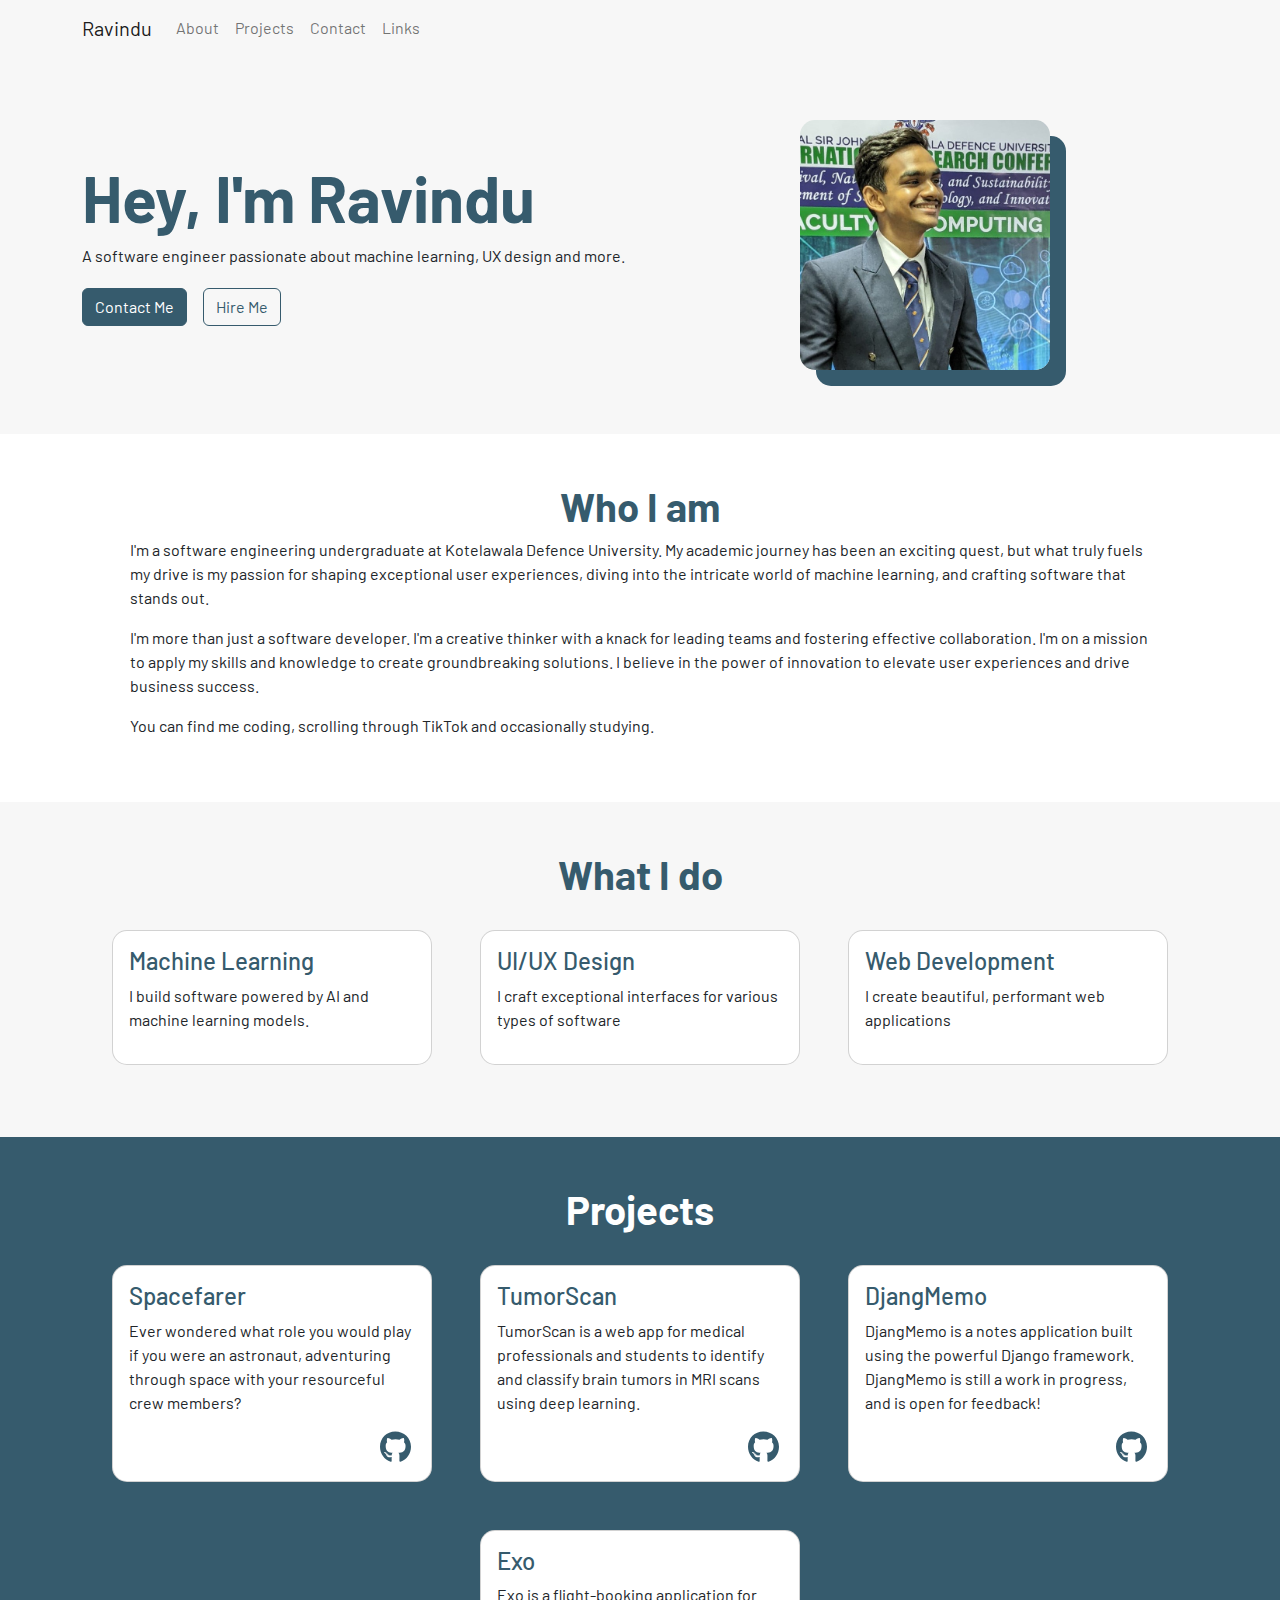
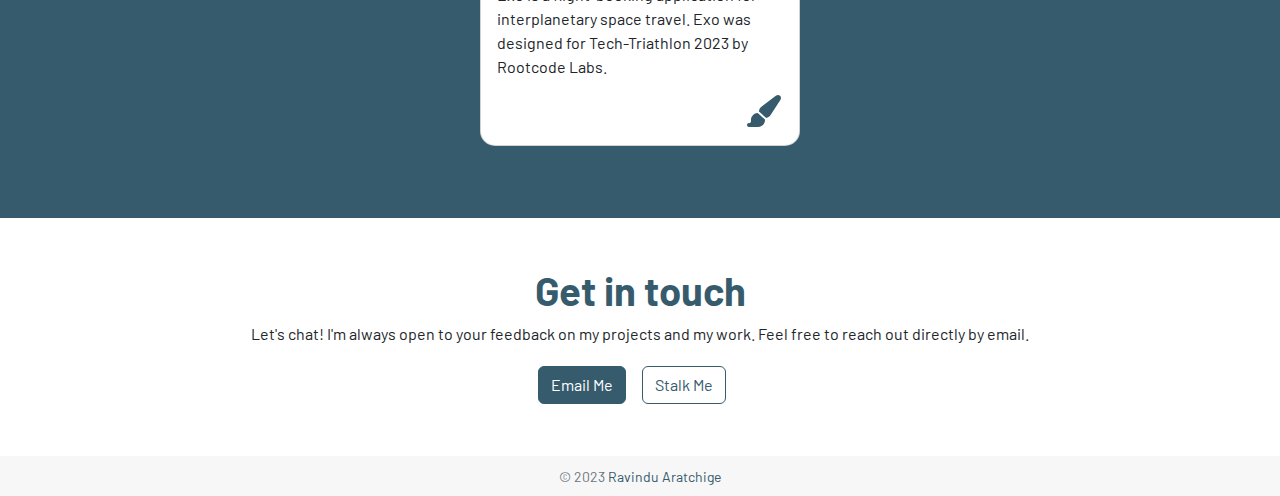
<file: index.html>
<!DOCTYPE html><html><head><meta charSet="utf-8"/><meta name="viewport" content="width=device-width"/><title>Ravindu Aratchige - Developer | Designer | Writer</title><meta name="description" content="I&#x27;m a software engineering undergraduate at Kotelawala Defence University."/><meta property="og:title" content="Ravindu Aratchige - Developer | Designer | Writer"/><meta property="og:description" content="I&#x27;m a software engineering undergraduate at Kotelawala Defence University."/><meta property="og:image" content="/_next/static/media/profile.57237f06.jpg"/><meta property="og:type" content="website"/><meta name="next-head-count" content="8"/><link rel="preload" href="/_next/static/css/673ebc16d01c8136.css" as="style"/><link rel="stylesheet" href="/_next/static/css/673ebc16d01c8136.css" data-n-g=""/><noscript data-n-css=""></noscript><script defer="" nomodule="" src="/_next/static/chunks/polyfills-c67a75d1b6f99dc8.js"></script><script src="/_next/static/chunks/webpack-69bfa6990bb9e155.js" defer=""></script><script src="/_next/static/chunks/framework-7dc8a65f4a0cda33.js" defer=""></script><script src="/_next/static/chunks/main-84ef8f6faac559d3.js" defer=""></script><script src="/_next/static/chunks/pages/_app-29bc13de28cf3fe8.js" defer=""></script><script src="/_next/static/chunks/c16184b3-747bffeb514d8c61.js" defer=""></script><script src="/_next/static/chunks/2cca2479-0b9010b19bee902e.js" defer=""></script><script src="/_next/static/chunks/574-2538001f65255a58.js" defer=""></script><script src="/_next/static/chunks/603-ee7dd379760e349b.js" defer=""></script><script src="/_next/static/chunks/pages/index-d2bd4e2311476fed.js" defer=""></script><script src="/_next/static/MCQ2iZg2f4USzIMkuQR2a/_buildManifest.js" defer=""></script><script src="/_next/static/MCQ2iZg2f4USzIMkuQR2a/_ssgManifest.js" defer=""></script></head><body><div id="__next"><nav class="navbar navbar-expand-sm navbar-light bg-secondary"><div class="container"><a class="navbar-brand" href="/"><span class="">Ravindu</span></a><button class="custom-toggler navbar-toggler" type="button" data-toggle="collapse" data-target="#navbarsExample09" aria-controls="navbarsExample09" aria-expanded="false" aria-label="Toggle navigation"><span class="navbar-toggler-icon"></span></button><div class="collapse navbar-collapse" id="navbarsExample09"><div class="navbar-nav"><a class="nav-link" href="/#about">About</a><a class="nav-link" href="/#projects">Projects</a><a class="nav-link" href="/#contact">Contact</a><a class="nav-link" href="/links">Links</a></div></div></div></nav><div class="bg-secondary py-5 px-5"><div class="container"><div class="row align-items-center"><div class="col-sm-6"><h1 class="text-primary fw-bold display-3">Hey, I&#x27;m Ravindu</h1><p>A software engineer passionate about machine learning, UX design and more.</p><div class="text-left d-flex gap-3"><a class="btn btn-primary my-1 mx-0" href="/#contact">Contact Me</a><a target="_blank" rel="noreferrer" class="btn btn-outline-primary my-1 mx-0" href="https://drive.google.com/file/d/1K_amxyw1z8D2Y_F9dw32KNW3QivFnSHo/view?usp=drive_link">Hire Me</a></div></div><div class="col-sm-6 text-center"><img class="img-fluid my-3 card-image" width="250" height="250" src="/_next/static/media/profile.57237f06.jpg" alt="Ravindu Aratchige"/></div></div></div></div><div id="about" class="bg-white py-5 px-5"><div class="container"><h1 class="text-primary fw-bold text-center">Who I am</h1><div class="px-sm-5"><p>I&#x27;m a software engineering undergraduate at Kotelawala Defence University. My academic journey has been an exciting quest, but what truly fuels my drive is my passion for shaping exceptional user experiences, diving into the intricate world of machine learning, and crafting software that stands out.</p><p>I&#x27;m more than just a software developer. I&#x27;m a creative thinker with a knack for leading teams and fostering effective collaboration. I&#x27;m on a mission to apply my skills and knowledge to create groundbreaking solutions. I believe in the power of innovation to elevate user experiences and drive business success.</p><p>You can find me coding, scrolling through TikTok and occasionally studying.</p></div></div></div><div id="skills" class="bg-secondary py-5 px-5"><div class="container"><h1 class="text-primary fw-bold text-center">What I do</h1><div class="d-flex flex-row flex-wrap justify-content-center"><div class="card py-3 px-3 mx-sm-4 my-4 card-work" style="width:20rem"><h4 class="text-primary">Machine Learning</h4><p class="text-dark">I build software powered by AI and machine learning models.</p><div class="text-end"></div></div><div class="card py-3 px-3 mx-sm-4 my-4 card-work" style="width:20rem"><h4 class="text-primary">UI/UX Design</h4><p class="text-dark">I craft exceptional interfaces for various types of software</p><div class="text-end"></div></div><div class="card py-3 px-3 mx-sm-4 my-4 card-work" style="width:20rem"><h4 class="text-primary">Web Development</h4><p class="text-dark">I create beautiful, performant web applications</p><div class="text-end"></div></div></div></div></div><div id="projects" class="bg-primary py-5 px-5"><div class="container"><h1 class="text-light fw-bold text-center">Projects</h1><div class="d-flex flex-row flex-wrap justify-content-center"><div class="card py-3 px-3 mx-sm-4 my-4 card-work" style="width:20rem"><h4 class="text-primary">Spacefarer</h4><p class="text-dark">Ever wondered what role you would play if you were an astronaut, adventuring through space with your resourceful crew members?</p><div class="text-end"><a target="_blank" rel="noreferrer" href="https://github.com/ravi-aratchige/spacefarer"><svg aria-hidden="true" focusable="false" data-prefix="fab" data-icon="github" class="svg-inline--fa fa-github fa-2x icon-style mx-1" role="img" xmlns="http://www.w3.org/2000/svg" viewBox="0 0 496 512"><path fill="currentColor" d="M165.9 397.4c0 2-2.3 3.6-5.2 3.6-3.3.3-5.6-1.3-5.6-3.6 0-2 2.3-3.6 5.2-3.6 3-.3 5.6 1.3 5.6 3.6zm-31.1-4.5c-.7 2 1.3 4.3 4.3 4.9 2.6 1 5.6 0 6.2-2s-1.3-4.3-4.3-5.2c-2.6-.7-5.5.3-6.2 2.3zm44.2-1.7c-2.9.7-4.9 2.6-4.6 4.9.3 2 2.9 3.3 5.9 2.6 2.9-.7 4.9-2.6 4.6-4.6-.3-1.9-3-3.2-5.9-2.9zM244.8 8C106.1 8 0 113.3 0 252c0 110.9 69.8 205.8 169.5 239.2 12.8 2.3 17.3-5.6 17.3-12.1 0-6.2-.3-40.4-.3-61.4 0 0-70 15-84.7-29.8 0 0-11.4-29.1-27.8-36.6 0 0-22.9-15.7 1.6-15.4 0 0 24.9 2 38.6 25.8 21.9 38.6 58.6 27.5 72.9 20.9 2.3-16 8.8-27.1 16-33.7-55.9-6.2-112.3-14.3-112.3-110.5 0-27.5 7.6-41.3 23.6-58.9-2.6-6.5-11.1-33.3 2.6-67.9 20.9-6.5 69 27 69 27 20-5.6 41.5-8.5 62.8-8.5s42.8 2.9 62.8 8.5c0 0 48.1-33.6 69-27 13.7 34.7 5.2 61.4 2.6 67.9 16 17.7 25.8 31.5 25.8 58.9 0 96.5-58.9 104.2-114.8 110.5 9.2 7.9 17 22.9 17 46.4 0 33.7-.3 75.4-.3 83.6 0 6.5 4.6 14.4 17.3 12.1C428.2 457.8 496 362.9 496 252 496 113.3 383.5 8 244.8 8zM97.2 352.9c-1.3 1-1 3.3.7 5.2 1.6 1.6 3.9 2.3 5.2 1 1.3-1 1-3.3-.7-5.2-1.6-1.6-3.9-2.3-5.2-1zm-10.8-8.1c-.7 1.3.3 2.9 2.3 3.9 1.6 1 3.6.7 4.3-.7.7-1.3-.3-2.9-2.3-3.9-2-.6-3.6-.3-4.3.7zm32.4 35.6c-1.6 1.3-1 4.3 1.3 6.2 2.3 2.3 5.2 2.6 6.5 1 1.3-1.3.7-4.3-1.3-6.2-2.2-2.3-5.2-2.6-6.5-1zm-11.4-14.7c-1.6 1-1.6 3.6 0 5.9 1.6 2.3 4.3 3.3 5.6 2.3 1.6-1.3 1.6-3.9 0-6.2-1.4-2.3-4-3.3-5.6-2z"></path></svg></a></div></div><div class="card py-3 px-3 mx-sm-4 my-4 card-work" style="width:20rem"><h4 class="text-primary">TumorScan</h4><p class="text-dark">TumorScan is a web app for medical professionals and students to identify and classify brain tumors in MRI scans using deep learning.</p><div class="text-end"><a target="_blank" rel="noreferrer" href="https://github.com/Caramel-Labs/tumorscan"><svg aria-hidden="true" focusable="false" data-prefix="fab" data-icon="github" class="svg-inline--fa fa-github fa-2x icon-style mx-1" role="img" xmlns="http://www.w3.org/2000/svg" viewBox="0 0 496 512"><path fill="currentColor" d="M165.9 397.4c0 2-2.3 3.6-5.2 3.6-3.3.3-5.6-1.3-5.6-3.6 0-2 2.3-3.6 5.2-3.6 3-.3 5.6 1.3 5.6 3.6zm-31.1-4.5c-.7 2 1.3 4.3 4.3 4.9 2.6 1 5.6 0 6.2-2s-1.3-4.3-4.3-5.2c-2.6-.7-5.5.3-6.2 2.3zm44.2-1.7c-2.9.7-4.9 2.6-4.6 4.9.3 2 2.9 3.3 5.9 2.6 2.9-.7 4.9-2.6 4.6-4.6-.3-1.9-3-3.2-5.9-2.9zM244.8 8C106.1 8 0 113.3 0 252c0 110.9 69.8 205.8 169.5 239.2 12.8 2.3 17.3-5.6 17.3-12.1 0-6.2-.3-40.4-.3-61.4 0 0-70 15-84.7-29.8 0 0-11.4-29.1-27.8-36.6 0 0-22.9-15.7 1.6-15.4 0 0 24.9 2 38.6 25.8 21.9 38.6 58.6 27.5 72.9 20.9 2.3-16 8.8-27.1 16-33.7-55.9-6.2-112.3-14.3-112.3-110.5 0-27.5 7.6-41.3 23.6-58.9-2.6-6.5-11.1-33.3 2.6-67.9 20.9-6.5 69 27 69 27 20-5.6 41.5-8.5 62.8-8.5s42.8 2.9 62.8 8.5c0 0 48.1-33.6 69-27 13.7 34.7 5.2 61.4 2.6 67.9 16 17.7 25.8 31.5 25.8 58.9 0 96.5-58.9 104.2-114.8 110.5 9.2 7.9 17 22.9 17 46.4 0 33.7-.3 75.4-.3 83.6 0 6.5 4.6 14.4 17.3 12.1C428.2 457.8 496 362.9 496 252 496 113.3 383.5 8 244.8 8zM97.2 352.9c-1.3 1-1 3.3.7 5.2 1.6 1.6 3.9 2.3 5.2 1 1.3-1 1-3.3-.7-5.2-1.6-1.6-3.9-2.3-5.2-1zm-10.8-8.1c-.7 1.3.3 2.9 2.3 3.9 1.6 1 3.6.7 4.3-.7.7-1.3-.3-2.9-2.3-3.9-2-.6-3.6-.3-4.3.7zm32.4 35.6c-1.6 1.3-1 4.3 1.3 6.2 2.3 2.3 5.2 2.6 6.5 1 1.3-1.3.7-4.3-1.3-6.2-2.2-2.3-5.2-2.6-6.5-1zm-11.4-14.7c-1.6 1-1.6 3.6 0 5.9 1.6 2.3 4.3 3.3 5.6 2.3 1.6-1.3 1.6-3.9 0-6.2-1.4-2.3-4-3.3-5.6-2z"></path></svg></a></div></div><div class="card py-3 px-3 mx-sm-4 my-4 card-work" style="width:20rem"><h4 class="text-primary">DjangMemo</h4><p class="text-dark">DjangMemo is a notes application built using the powerful Django framework. DjangMemo is still a work in progress, and is open for feedback!</p><div class="text-end"><a target="_blank" rel="noreferrer" href="https://github.com/ravi-aratchige/DjangMemo"><svg aria-hidden="true" focusable="false" data-prefix="fab" data-icon="github" class="svg-inline--fa fa-github fa-2x icon-style mx-1" role="img" xmlns="http://www.w3.org/2000/svg" viewBox="0 0 496 512"><path fill="currentColor" d="M165.9 397.4c0 2-2.3 3.6-5.2 3.6-3.3.3-5.6-1.3-5.6-3.6 0-2 2.3-3.6 5.2-3.6 3-.3 5.6 1.3 5.6 3.6zm-31.1-4.5c-.7 2 1.3 4.3 4.3 4.9 2.6 1 5.6 0 6.2-2s-1.3-4.3-4.3-5.2c-2.6-.7-5.5.3-6.2 2.3zm44.2-1.7c-2.9.7-4.9 2.6-4.6 4.9.3 2 2.9 3.3 5.9 2.6 2.9-.7 4.9-2.6 4.6-4.6-.3-1.9-3-3.2-5.9-2.9zM244.8 8C106.1 8 0 113.3 0 252c0 110.9 69.8 205.8 169.5 239.2 12.8 2.3 17.3-5.6 17.3-12.1 0-6.2-.3-40.4-.3-61.4 0 0-70 15-84.7-29.8 0 0-11.4-29.1-27.8-36.6 0 0-22.9-15.7 1.6-15.4 0 0 24.9 2 38.6 25.8 21.9 38.6 58.6 27.5 72.9 20.9 2.3-16 8.8-27.1 16-33.7-55.9-6.2-112.3-14.3-112.3-110.5 0-27.5 7.6-41.3 23.6-58.9-2.6-6.5-11.1-33.3 2.6-67.9 20.9-6.5 69 27 69 27 20-5.6 41.5-8.5 62.8-8.5s42.8 2.9 62.8 8.5c0 0 48.1-33.6 69-27 13.7 34.7 5.2 61.4 2.6 67.9 16 17.7 25.8 31.5 25.8 58.9 0 96.5-58.9 104.2-114.8 110.5 9.2 7.9 17 22.9 17 46.4 0 33.7-.3 75.4-.3 83.6 0 6.5 4.6 14.4 17.3 12.1C428.2 457.8 496 362.9 496 252 496 113.3 383.5 8 244.8 8zM97.2 352.9c-1.3 1-1 3.3.7 5.2 1.6 1.6 3.9 2.3 5.2 1 1.3-1 1-3.3-.7-5.2-1.6-1.6-3.9-2.3-5.2-1zm-10.8-8.1c-.7 1.3.3 2.9 2.3 3.9 1.6 1 3.6.7 4.3-.7.7-1.3-.3-2.9-2.3-3.9-2-.6-3.6-.3-4.3.7zm32.4 35.6c-1.6 1.3-1 4.3 1.3 6.2 2.3 2.3 5.2 2.6 6.5 1 1.3-1.3.7-4.3-1.3-6.2-2.2-2.3-5.2-2.6-6.5-1zm-11.4-14.7c-1.6 1-1.6 3.6 0 5.9 1.6 2.3 4.3 3.3 5.6 2.3 1.6-1.3 1.6-3.9 0-6.2-1.4-2.3-4-3.3-5.6-2z"></path></svg></a></div></div><div class="card py-3 px-3 mx-sm-4 my-4 card-work" style="width:20rem"><h4 class="text-primary">Exo</h4><p class="text-dark">Exo is a flight-booking application for interplanetary space travel. Exo was designed for Tech-Triathlon 2023 by Rootcode Labs.</p><div class="text-end"><a target="_blank" rel="noreferrer" href="https://github.com/hashirshoaeb/portfolio"><svg aria-hidden="true" focusable="false" data-prefix="fas" data-icon="paintbrush" class="svg-inline--fa fa-paintbrush fa-2x icon-style mx-1" role="img" xmlns="http://www.w3.org/2000/svg" viewBox="0 0 576 512"><path fill="currentColor" d="M371.3 367.1c27.3-3.9 51.9-19.4 67.2-42.9L600.2 74.1c12.6-19.5 9.4-45.3-7.6-61.2S549.7-4.4 531.1 9.6L294.4 187.2c-24 18-38.2 46.1-38.4 76.1L371.3 367.1zm-19.6 25.4l-116-104.4C175.9 290.3 128 339.6 128 400c0 3.9 .2 7.8 .6 11.6c1.8 17.5-10.2 36.4-27.8 36.4H96c-17.7 0-32 14.3-32 32s14.3 32 32 32H240c61.9 0 112-50.1 112-112c0-2.5-.1-5-.2-7.5z"></path></svg></a></div></div></div></div></div><div id="contact" class="bg-white py-5 px-5"><div class="container"><h1 class="text-primary fw-bold text-center">Get in touch</h1><div class="px-sm-5"><p class="text-center">Let&#x27;s chat! I&#x27;m always open to your feedback on my projects and my work. Feel free to reach out directly by email.</p><div class="text-center"><a class="btn btn-primary my-1 mx-0" href="mailto:rmaratchige@gmail.com">Email Me</a><a class="btn btn-outline-primary my-1 mx-3" href="https://linkedin.com/in/ravindua">Stalk Me</a></div></div></div></div><footer class="bg-secondary text-center py-2 px-5"><div class="container text-muted"><small>© 2023 <!-- --> <a href="https://github.com/ravi-aratchige">Ravindu Aratchige</a></small></div></footer></div><script id="__NEXT_DATA__" type="application/json">{"props":{"pageProps":{}},"page":"/","query":{},"buildId":"MCQ2iZg2f4USzIMkuQR2a","nextExport":true,"autoExport":true,"isFallback":false,"scriptLoader":[]}</script></body></html>
</file>
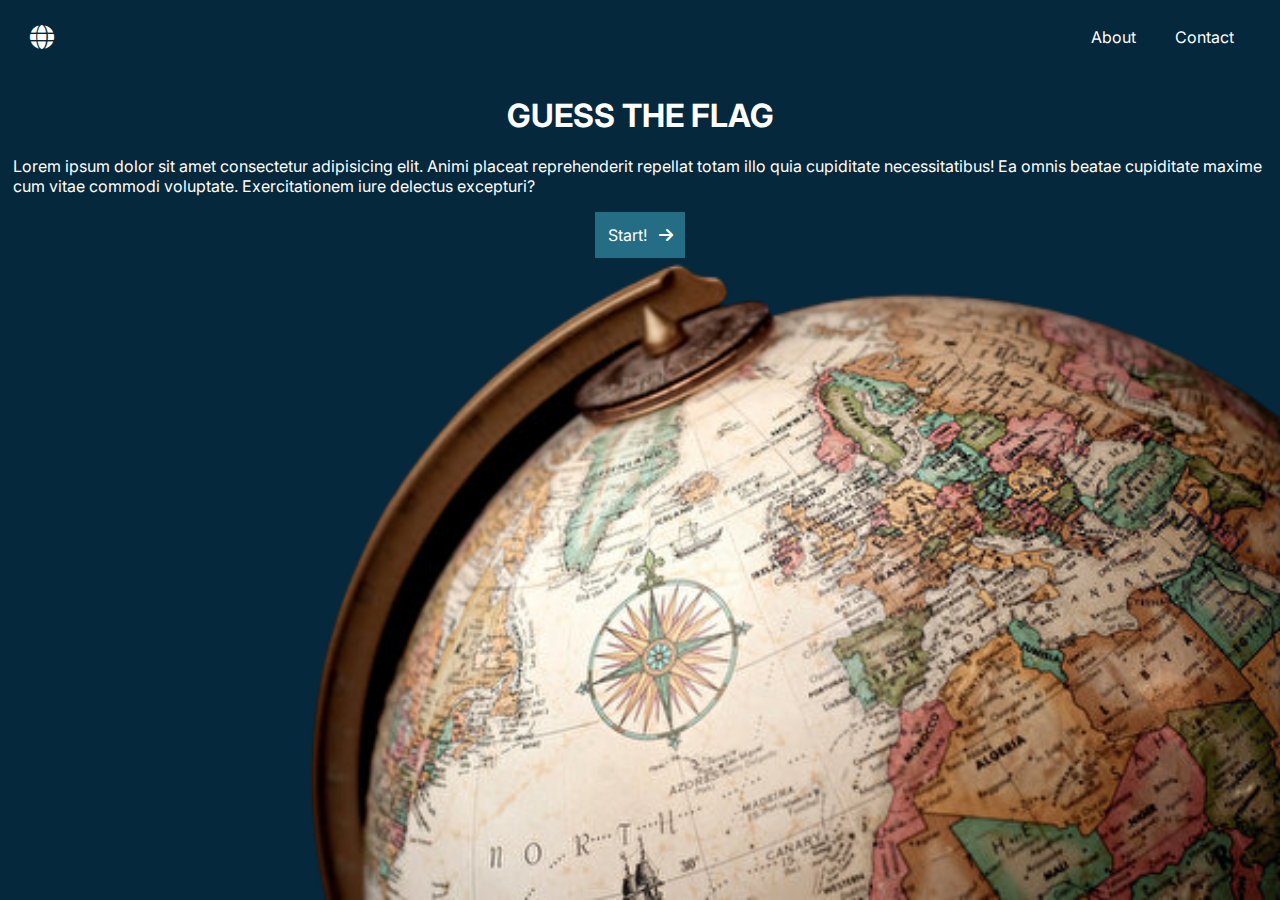
<file: guess-the-flag/index.html>
<html lang="en">
<head>
    <meta charset="UTF-8">
    <meta http-equiv="X-UA-Compatible" content="IE=edge">
    <meta name="viewport" content="width=device-width, initial-scale=1.0">
    <link rel="stylesheet" href="https://cdnjs.cloudflare.com/ajax/libs/font-awesome/6.2.0/css/all.min.css">
    <link rel="stylesheet" href="https://fonts.googleapis.com/css?family=Inter">
    <link rel="icon" type="image/x-icon" href="img/favicon.png">
    <link rel="stylesheet" href="styles.css">
    <title>Guess The Flag</title>
</head>
<body>
    <div class="header">
        <!-- <a href="index.html" id="websiteLogo"><img src="img/logo.png" alt="Logo"></a> -->
        <a href="index.html" id="websiteLogo"><i class="fa-solid fa-globe"></i></a>
        <ul>
            <li><a href="#">About</a></li>
            <li><a href="#">Contact</a></li>
        </ul>
    </div>
    <div class="heading">
        <h1 id="headingText">GUESS THE FLAG</h1>
    </div>
    <div class="flag">
        <!-- <img src="https://flagcdn.com/at.svg" alt="Flags"> -->
    </div>
    <div class="countryDescription">
        <p>This is <span id="countryName">Country Name</span></p>
        <p>Lorem ipsum dolor sit amet consectetur adipisicing elit. Assumenda fugiat saepe earum voluptatibus possimus error consequuntur nihil quia harum. Perspiciatis nesciunt odit, quos sapiente voluptatibus ullam quae expedita nulla velit?</p>
    </div>
    <div class="description">
        <p id="description">Lorem ipsum dolor sit amet consectetur adipisicing elit. Animi placeat reprehenderit repellat totam illo quia cupiditate necessitatibus! Ea omnis beatae cupiditate maxime cum vitae commodi voluptate. Exercitationem iure delectus excepturi?</p>
    </div>
    <div class="start">
        <button onclick="question()">Start! &nbsp; <i class="fa-solid fa-arrow-right"></i></button>
    </div>
    <div class="options">
        <div class="answers">
            <button id="1" onclick="checkAnswer(this.id)">Answer 1</button>
            <button id="2" onclick="checkAnswer(this.id)">Answer 2</button>
            <button id="3" onclick="checkAnswer(this.id)">Answer 3</button>
            <button id="4" onclick="checkAnswer(this.id)">Answer 4</button>
        </div>
        <div class="otherOptions">
            <button id="showAnswer" onclick="showAnswer()">Show Answer</button>
            <button id="skip" onclick="next()">Skip Flag</button>
        </div>
    </div>
    <div class="next">
        <button id="nextFlag" onclick="next()">Next Flag</button>
    </div>
    <div class="background">
        <img src="img/globe-small.png" alt="Flags">
    </div>
    <script src="script.js"></script>
</body>
</html>
</file>
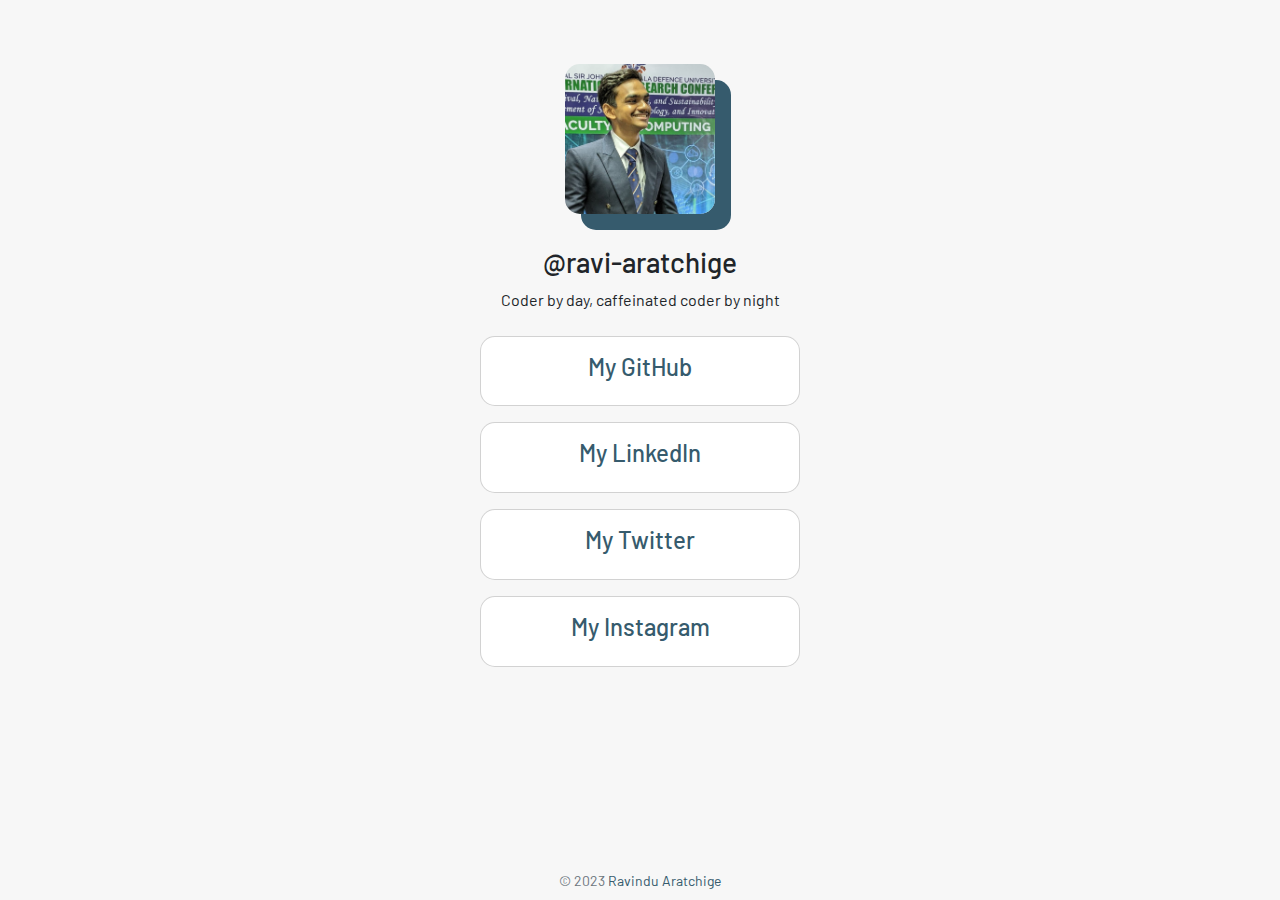
<file: links.html>
<!DOCTYPE html><html><head><meta charSet="utf-8"/><meta name="viewport" content="width=device-width"/><title>Ravindu Aratchige - Developer | Designer | Writer</title><meta name="description" content="I&#x27;m a software engineering undergraduate at Kotelawala Defence University."/><meta property="og:title" content="Ravindu Aratchige - Developer | Designer | Writer"/><meta property="og:description" content="I&#x27;m a software engineering undergraduate at Kotelawala Defence University."/><meta property="og:image" content="/_next/static/media/profile.57237f06.jpg"/><meta property="og:type" content="website"/><meta name="next-head-count" content="8"/><link rel="preload" href="/_next/static/css/673ebc16d01c8136.css" as="style"/><link rel="stylesheet" href="/_next/static/css/673ebc16d01c8136.css" data-n-g=""/><noscript data-n-css=""></noscript><script defer="" nomodule="" src="/_next/static/chunks/polyfills-c67a75d1b6f99dc8.js"></script><script src="/_next/static/chunks/webpack-69bfa6990bb9e155.js" defer=""></script><script src="/_next/static/chunks/framework-7dc8a65f4a0cda33.js" defer=""></script><script src="/_next/static/chunks/main-84ef8f6faac559d3.js" defer=""></script><script src="/_next/static/chunks/pages/_app-29bc13de28cf3fe8.js" defer=""></script><script src="/_next/static/chunks/c16184b3-747bffeb514d8c61.js" defer=""></script><script src="/_next/static/chunks/2cca2479-0b9010b19bee902e.js" defer=""></script><script src="/_next/static/chunks/574-2538001f65255a58.js" defer=""></script><script src="/_next/static/chunks/pages/links-50f7ecd3d63300be.js" defer=""></script><script src="/_next/static/MCQ2iZg2f4USzIMkuQR2a/_buildManifest.js" defer=""></script><script src="/_next/static/MCQ2iZg2f4USzIMkuQR2a/_ssgManifest.js" defer=""></script></head><body><div id="__next"><div class="d-flex flex-column justify-content-between bg-secondary min-vh-100"><div class="py-5 px-5 container text-center"><img class="img-fluid my-3 card-image" width="150" height="150" src="/_next/static/media/profile.57237f06.jpg" alt="profile of hashirshoaeb"/><h3 class="mt-3">@ravi-aratchige</h3><p>Coder by day, caffeinated coder by night</p><div class="row justify-content-center"><div class="card card-work mx-sm-4 my-2" style="width:20rem"><a target="_blank" rel="noreferrer" href="https://github.com/ravi-aratchige/"><h4 class="text-primary py-3 px-3">My GitHub</h4></a></div></div><div class="row justify-content-center"><div class="card card-work mx-sm-4 my-2" style="width:20rem"><a target="_blank" rel="noreferrer" href="https://www.linkedin.com/in/ravindua/"><h4 class="text-primary py-3 px-3">My LinkedIn</h4></a></div></div><div class="row justify-content-center"><div class="card card-work mx-sm-4 my-2" style="width:20rem"><a target="_blank" rel="noreferrer" href="https://twitter.com/RaviAsAService/"><h4 class="text-primary py-3 px-3">My Twitter</h4></a></div></div><div class="row justify-content-center"><div class="card card-work mx-sm-4 my-2" style="width:20rem"><a target="_blank" rel="noreferrer" href="https://instagram.com/a.spoonful.of.ravi?igshid=dWs5aXoxODlmMXFi"><h4 class="text-primary py-3 px-3">My Instagram</h4></a></div></div></div><footer class="bg-secondary text-center py-2 px-5"><div class="container text-muted"><small>© 2023 <!-- --> <a href="https://github.com/ravi-aratchige">Ravindu Aratchige</a></small></div></footer></div></div><script id="__NEXT_DATA__" type="application/json">{"props":{"pageProps":{}},"page":"/links","query":{},"buildId":"MCQ2iZg2f4USzIMkuQR2a","nextExport":true,"autoExport":true,"isFallback":false,"scriptLoader":[]}</script></body></html>
</file>
<file: _next/static/css/673ebc16d01c8136.css>
@import"https://fonts.googleapis.com/css2?family=Barlow:wght@400;700&display=swap";:root{--bs-blue:#0d6efd;--bs-indigo:#6610f2;--bs-purple:#6f42c1;--bs-pink:#d63384;--bs-red:#dc3545;--bs-orange:#fd7e14;--bs-yellow:#ffc107;--bs-green:#198754;--bs-teal:#20c997;--bs-cyan:#0dcaf0;--bs-black:#000;--bs-white:#fff;--bs-gray:#6c757d;--bs-gray-dark:#343a40;--bs-gray-100:#f8f9fa;--bs-gray-200:#e9ecef;--bs-gray-300:#dee2e6;--bs-gray-400:#ced4da;--bs-gray-500:#adb5bd;--bs-gray-600:#6c757d;--bs-gray-700:#495057;--bs-gray-800:#343a40;--bs-gray-900:#212529;--bs-primary:#365b6d;--bs-secondary:#f7f7f7;--bs-success:#198754;--bs-info:#0dcaf0;--bs-warning:#ffc107;--bs-danger:#dc3545;--bs-light:#fff;--bs-dark:#212529;--bs-primary-rgb:54,91,109;--bs-secondary-rgb:247,247,247;--bs-success-rgb:25,135,84;--bs-info-rgb:13,202,240;--bs-warning-rgb:255,193,7;--bs-danger-rgb:220,53,69;--bs-light-rgb:255,255,255;--bs-dark-rgb:33,37,41;--bs-white-rgb:255,255,255;--bs-black-rgb:0,0,0;--bs-body-color-rgb:33,37,41;--bs-body-bg-rgb:255,255,255;--bs-font-sans-serif:-apple-system,"Barlow",sans-serif,"Apple Color Emoji","Segoe UI Emoji","Segoe UI Symbol","Noto Color Emoji";--bs-font-monospace:SFMono-Regular,Menlo,Monaco,Consolas,"Liberation Mono","Courier New",monospace;--bs-gradient:linear-gradient(180deg,hsla(0,0%,100%,.15),hsla(0,0%,100%,0));--bs-body-font-family:var(--bs-font-sans-serif);--bs-body-font-size:1rem;--bs-body-font-weight:400;--bs-body-line-height:1.5;--bs-body-color:#212529;--bs-body-bg:#fff;--bs-border-width:1px;--bs-border-style:solid;--bs-border-color:#dee2e6;--bs-border-color-translucent:rgba(0,0,0,.175);--bs-border-radius:0.375rem;--bs-border-radius-sm:0.25rem;--bs-border-radius-lg:0.5rem;--bs-border-radius-xl:1rem;--bs-border-radius-2xl:2rem;--bs-border-radius-pill:50rem;--bs-link-color:#365b6d;--bs-link-hover-color:#2b4957;--bs-code-color:#d63384;--bs-highlight-bg:#fff3cd}*,:after,:before{box-sizing:border-box}@media(prefers-reduced-motion:no-preference){:root{scroll-behavior:smooth}}body{font-family:var(--bs-body-font-family);font-size:var(--bs-body-font-size);font-weight:var(--bs-body-font-weight);line-height:var(--bs-body-line-height);color:var(--bs-body-color);text-align:var(--bs-body-text-align);background-color:var(--bs-body-bg);-webkit-text-size-adjust:100%;-webkit-tap-highlight-color:rgba(0,0,0,0)}hr{margin:1rem 0;color:inherit;border:0;border-top:1px solid;opacity:.25}.h1,.h2,.h3,.h4,.h5,.h6,h1,h2,h3,h4,h5,h6{margin-top:0;margin-bottom:.5rem;font-weight:500;line-height:1.2}.h1,h1{font-size:calc(1.375rem + 1.5vw)}@media(min-width:1200px){.h1,h1{font-size:2.5rem}}.h2,h2{font-size:calc(1.325rem + .9vw)}@media(min-width:1200px){.h2,h2{font-size:2rem}}.h3,h3{font-size:calc(1.3rem + .6vw)}@media(min-width:1200px){.h3,h3{font-size:1.75rem}}.h4,h4{font-size:calc(1.275rem + .3vw)}@media(min-width:1200px){.h4,h4{font-size:1.5rem}}.h5,h5{font-size:1.25rem}.h6,h6{font-size:1rem}p{margin-top:0;margin-bottom:1rem}abbr[title]{-webkit-text-decoration:underline dotted;text-decoration:underline dotted;cursor:help;-webkit-text-decoration-skip-ink:none;text-decoration-skip-ink:none}address{margin-bottom:1rem;font-style:normal;line-height:inherit}ol,ul{padding-left:2rem}dl,ol,ul{margin-top:0;margin-bottom:1rem}ol ol,ol ul,ul ol,ul ul{margin-bottom:0}dt{font-weight:700}dd{margin-bottom:.5rem;margin-left:0}blockquote{margin:0 0 1rem}b,strong{font-weight:bolder}.small,small{font-size:.875em}.mark,mark{padding:.1875em;background-color:var(--bs-highlight-bg)}sub,sup{position:relative;font-size:.75em;line-height:0;vertical-align:baseline}sub{bottom:-.25em}sup{top:-.5em}a{color:var(--bs-link-color);text-decoration:underline}a:hover{color:var(--bs-link-hover-color)}a:not([href]):not([class]),a:not([href]):not([class]):hover{color:inherit;text-decoration:none}code,kbd,pre,samp{font-family:var(--bs-font-monospace);font-size:1em}pre{display:block;margin-top:0;margin-bottom:1rem;overflow:auto;font-size:.875em}pre code{font-size:inherit;color:inherit;word-break:normal}code{font-size:.875em;color:var(--bs-code-color);word-wrap:break-word}a>code{color:inherit}kbd{padding:.1875rem .375rem;font-size:.875em;color:var(--bs-body-bg);background-color:var(--bs-body-color);border-radius:.25rem}kbd kbd{padding:0;font-size:1em}figure{margin:0 0 1rem}img,svg{vertical-align:middle}table{caption-side:bottom;border-collapse:collapse}caption{padding-top:.5rem;padding-bottom:.5rem;color:#6c757d;text-align:left}th{text-align:inherit;text-align:-webkit-match-parent}tbody,td,tfoot,th,thead,tr{border:0 solid;border-color:inherit}label{display:inline-block}button{border-radius:0}button:focus:not(:focus-visible){outline:0}button,input,optgroup,select,textarea{margin:0;font-family:inherit;font-size:inherit;line-height:inherit}button,select{text-transform:none}[role=button]{cursor:pointer}select{word-wrap:normal}select:disabled{opacity:1}[list]:not([type=date]):not([type=datetime-local]):not([type=month]):not([type=week]):not([type=time])::-webkit-calendar-picker-indicator{display:none!important}[type=button],[type=reset],[type=submit],button{-webkit-appearance:button}[type=button]:not(:disabled),[type=reset]:not(:disabled),[type=submit]:not(:disabled),button:not(:disabled){cursor:pointer}::-moz-focus-inner{padding:0;border-style:none}textarea{resize:vertical}fieldset{min-width:0;padding:0;margin:0;border:0}legend{float:left;width:100%;padding:0;margin-bottom:.5rem;font-size:calc(1.275rem + .3vw);line-height:inherit}@media(min-width:1200px){legend{font-size:1.5rem}}legend+*{clear:left}::-webkit-datetime-edit-day-field,::-webkit-datetime-edit-fields-wrapper,::-webkit-datetime-edit-hour-field,::-webkit-datetime-edit-minute,::-webkit-datetime-edit-month-field,::-webkit-datetime-edit-text,::-webkit-datetime-edit-year-field{padding:0}::-webkit-inner-spin-button{height:auto}[type=search]{outline-offset:-2px;-webkit-appearance:textfield}::-webkit-search-decoration{-webkit-appearance:none}::-webkit-color-swatch-wrapper{padding:0}::-webkit-file-upload-button{font:inherit;-webkit-appearance:button}::file-selector-button{font:inherit;-webkit-appearance:button}output{display:inline-block}iframe{border:0}summary{display:list-item;cursor:pointer}progress{vertical-align:baseline}[hidden]{display:none!important}.lead{font-size:1.25rem;font-weight:300}.display-1{font-size:calc(1.625rem + 4.5vw);font-weight:300;line-height:1.2}@media(min-width:1200px){.display-1{font-size:5rem}}.display-2{font-size:calc(1.575rem + 3.9vw);font-weight:300;line-height:1.2}@media(min-width:1200px){.display-2{font-size:4.5rem}}.display-3{font-size:calc(1.525rem + 3.3vw);font-weight:300;line-height:1.2}@media(min-width:1200px){.display-3{font-size:4rem}}.display-4{font-size:calc(1.475rem + 2.7vw);font-weight:300;line-height:1.2}@media(min-width:1200px){.display-4{font-size:3.5rem}}.display-5{font-size:calc(1.425rem + 2.1vw);font-weight:300;line-height:1.2}@media(min-width:1200px){.display-5{font-size:3rem}}.display-6{font-size:calc(1.375rem + 1.5vw);font-weight:300;line-height:1.2}@media(min-width:1200px){.display-6{font-size:2.5rem}}.list-inline,.list-unstyled{padding-left:0;list-style:none}.list-inline-item{display:inline-block}.list-inline-item:not(:last-child){margin-right:.5rem}.initialism{font-size:.875em;text-transform:uppercase}.blockquote{margin-bottom:1rem;font-size:1.25rem}.blockquote>:last-child{margin-bottom:0}.blockquote-footer{margin-top:-1rem;margin-bottom:1rem;font-size:.875em;color:#6c757d}.blockquote-footer:before{content:"— "}.img-fluid,.img-thumbnail{max-width:100%;height:auto}.img-thumbnail{padding:.25rem;background-color:#fff;border:1px solid var(--bs-border-color);border-radius:.375rem}.figure{display:inline-block}.figure-img{margin-bottom:.5rem;line-height:1}.figure-caption{font-size:.875em;color:#6c757d}.container,.container-fluid,.container-lg,.container-md,.container-sm,.container-xl,.container-xxl{--bs-gutter-x:1.5rem;--bs-gutter-y:0;width:100%;padding-right:calc(var(--bs-gutter-x)*.5);padding-left:calc(var(--bs-gutter-x)*.5);margin-right:auto;margin-left:auto}@media(min-width:576px){.container,.container-sm{max-width:540px}}@media(min-width:768px){.container,.container-md,.container-sm{max-width:720px}}@media(min-width:992px){.container,.container-lg,.container-md,.container-sm{max-width:960px}}@media(min-width:1200px){.container,.container-lg,.container-md,.container-sm,.container-xl{max-width:1140px}}@media(min-width:1400px){.container,.container-lg,.container-md,.container-sm,.container-xl,.container-xxl{max-width:1320px}}.row{--bs-gutter-x:1.5rem;--bs-gutter-y:0;display:flex;flex-wrap:wrap;margin-top:calc(-1*var(--bs-gutter-y));margin-right:calc(-.5*var(--bs-gutter-x));margin-left:calc(-.5*var(--bs-gutter-x))}.row>*{flex-shrink:0;width:100%;max-width:100%;padding-right:calc(var(--bs-gutter-x)*.5);padding-left:calc(var(--bs-gutter-x)*.5);margin-top:var(--bs-gutter-y)}.col{flex:1 0}.row-cols-auto>*{flex:0 0 auto;width:auto}.row-cols-1>*{flex:0 0 auto;width:100%}.row-cols-2>*{flex:0 0 auto;width:50%}.row-cols-3>*{flex:0 0 auto;width:33.3333333333%}.row-cols-4>*{flex:0 0 auto;width:25%}.row-cols-5>*{flex:0 0 auto;width:20%}.row-cols-6>*{flex:0 0 auto;width:16.6666666667%}.col-auto{flex:0 0 auto;width:auto}.col-1{flex:0 0 auto;width:8.33333333%}.col-2{flex:0 0 auto;width:16.66666667%}.col-3{flex:0 0 auto;width:25%}.col-4{flex:0 0 auto;width:33.33333333%}.col-5{flex:0 0 auto;width:41.66666667%}.col-6{flex:0 0 auto;width:50%}.col-7{flex:0 0 auto;width:58.33333333%}.col-8{flex:0 0 auto;width:66.66666667%}.col-9{flex:0 0 auto;width:75%}.col-10{flex:0 0 auto;width:83.33333333%}.col-11{flex:0 0 auto;width:91.66666667%}.col-12{flex:0 0 auto;width:100%}.offset-1{margin-left:8.33333333%}.offset-2{margin-left:16.66666667%}.offset-3{margin-left:25%}.offset-4{margin-left:33.33333333%}.offset-5{margin-left:41.66666667%}.offset-6{margin-left:50%}.offset-7{margin-left:58.33333333%}.offset-8{margin-left:66.66666667%}.offset-9{margin-left:75%}.offset-10{margin-left:83.33333333%}.offset-11{margin-left:91.66666667%}.g-0,.gx-0{--bs-gutter-x:0}.g-0,.gy-0{--bs-gutter-y:0}.g-1,.gx-1{--bs-gutter-x:0.25rem}.g-1,.gy-1{--bs-gutter-y:0.25rem}.g-2,.gx-2{--bs-gutter-x:0.5rem}.g-2,.gy-2{--bs-gutter-y:0.5rem}.g-3,.gx-3{--bs-gutter-x:1rem}.g-3,.gy-3{--bs-gutter-y:1rem}.g-4,.gx-4{--bs-gutter-x:1.5rem}.g-4,.gy-4{--bs-gutter-y:1.5rem}.g-5,.gx-5{--bs-gutter-x:3rem}.g-5,.gy-5{--bs-gutter-y:3rem}@media(min-width:576px){.col-sm{flex:1 0}.row-cols-sm-auto>*{flex:0 0 auto;width:auto}.row-cols-sm-1>*{flex:0 0 auto;width:100%}.row-cols-sm-2>*{flex:0 0 auto;width:50%}.row-cols-sm-3>*{flex:0 0 auto;width:33.3333333333%}.row-cols-sm-4>*{flex:0 0 auto;width:25%}.row-cols-sm-5>*{flex:0 0 auto;width:20%}.row-cols-sm-6>*{flex:0 0 auto;width:16.6666666667%}.col-sm-auto{flex:0 0 auto;width:auto}.col-sm-1{flex:0 0 auto;width:8.33333333%}.col-sm-2{flex:0 0 auto;width:16.66666667%}.col-sm-3{flex:0 0 auto;width:25%}.col-sm-4{flex:0 0 auto;width:33.33333333%}.col-sm-5{flex:0 0 auto;width:41.66666667%}.col-sm-6{flex:0 0 auto;width:50%}.col-sm-7{flex:0 0 auto;width:58.33333333%}.col-sm-8{flex:0 0 auto;width:66.66666667%}.col-sm-9{flex:0 0 auto;width:75%}.col-sm-10{flex:0 0 auto;width:83.33333333%}.col-sm-11{flex:0 0 auto;width:91.66666667%}.col-sm-12{flex:0 0 auto;width:100%}.offset-sm-0{margin-left:0}.offset-sm-1{margin-left:8.33333333%}.offset-sm-2{margin-left:16.66666667%}.offset-sm-3{margin-left:25%}.offset-sm-4{margin-left:33.33333333%}.offset-sm-5{margin-left:41.66666667%}.offset-sm-6{margin-left:50%}.offset-sm-7{margin-left:58.33333333%}.offset-sm-8{margin-left:66.66666667%}.offset-sm-9{margin-left:75%}.offset-sm-10{margin-left:83.33333333%}.offset-sm-11{margin-left:91.66666667%}.g-sm-0,.gx-sm-0{--bs-gutter-x:0}.g-sm-0,.gy-sm-0{--bs-gutter-y:0}.g-sm-1,.gx-sm-1{--bs-gutter-x:0.25rem}.g-sm-1,.gy-sm-1{--bs-gutter-y:0.25rem}.g-sm-2,.gx-sm-2{--bs-gutter-x:0.5rem}.g-sm-2,.gy-sm-2{--bs-gutter-y:0.5rem}.g-sm-3,.gx-sm-3{--bs-gutter-x:1rem}.g-sm-3,.gy-sm-3{--bs-gutter-y:1rem}.g-sm-4,.gx-sm-4{--bs-gutter-x:1.5rem}.g-sm-4,.gy-sm-4{--bs-gutter-y:1.5rem}.g-sm-5,.gx-sm-5{--bs-gutter-x:3rem}.g-sm-5,.gy-sm-5{--bs-gutter-y:3rem}}@media(min-width:768px){.col-md{flex:1 0}.row-cols-md-auto>*{flex:0 0 auto;width:auto}.row-cols-md-1>*{flex:0 0 auto;width:100%}.row-cols-md-2>*{flex:0 0 auto;width:50%}.row-cols-md-3>*{flex:0 0 auto;width:33.3333333333%}.row-cols-md-4>*{flex:0 0 auto;width:25%}.row-cols-md-5>*{flex:0 0 auto;width:20%}.row-cols-md-6>*{flex:0 0 auto;width:16.6666666667%}.col-md-auto{flex:0 0 auto;width:auto}.col-md-1{flex:0 0 auto;width:8.33333333%}.col-md-2{flex:0 0 auto;width:16.66666667%}.col-md-3{flex:0 0 auto;width:25%}.col-md-4{flex:0 0 auto;width:33.33333333%}.col-md-5{flex:0 0 auto;width:41.66666667%}.col-md-6{flex:0 0 auto;width:50%}.col-md-7{flex:0 0 auto;width:58.33333333%}.col-md-8{flex:0 0 auto;width:66.66666667%}.col-md-9{flex:0 0 auto;width:75%}.col-md-10{flex:0 0 auto;width:83.33333333%}.col-md-11{flex:0 0 auto;width:91.66666667%}.col-md-12{flex:0 0 auto;width:100%}.offset-md-0{margin-left:0}.offset-md-1{margin-left:8.33333333%}.offset-md-2{margin-left:16.66666667%}.offset-md-3{margin-left:25%}.offset-md-4{margin-left:33.33333333%}.offset-md-5{margin-left:41.66666667%}.offset-md-6{margin-left:50%}.offset-md-7{margin-left:58.33333333%}.offset-md-8{margin-left:66.66666667%}.offset-md-9{margin-left:75%}.offset-md-10{margin-left:83.33333333%}.offset-md-11{margin-left:91.66666667%}.g-md-0,.gx-md-0{--bs-gutter-x:0}.g-md-0,.gy-md-0{--bs-gutter-y:0}.g-md-1,.gx-md-1{--bs-gutter-x:0.25rem}.g-md-1,.gy-md-1{--bs-gutter-y:0.25rem}.g-md-2,.gx-md-2{--bs-gutter-x:0.5rem}.g-md-2,.gy-md-2{--bs-gutter-y:0.5rem}.g-md-3,.gx-md-3{--bs-gutter-x:1rem}.g-md-3,.gy-md-3{--bs-gutter-y:1rem}.g-md-4,.gx-md-4{--bs-gutter-x:1.5rem}.g-md-4,.gy-md-4{--bs-gutter-y:1.5rem}.g-md-5,.gx-md-5{--bs-gutter-x:3rem}.g-md-5,.gy-md-5{--bs-gutter-y:3rem}}@media(min-width:992px){.col-lg{flex:1 0}.row-cols-lg-auto>*{flex:0 0 auto;width:auto}.row-cols-lg-1>*{flex:0 0 auto;width:100%}.row-cols-lg-2>*{flex:0 0 auto;width:50%}.row-cols-lg-3>*{flex:0 0 auto;width:33.3333333333%}.row-cols-lg-4>*{flex:0 0 auto;width:25%}.row-cols-lg-5>*{flex:0 0 auto;width:20%}.row-cols-lg-6>*{flex:0 0 auto;width:16.6666666667%}.col-lg-auto{flex:0 0 auto;width:auto}.col-lg-1{flex:0 0 auto;width:8.33333333%}.col-lg-2{flex:0 0 auto;width:16.66666667%}.col-lg-3{flex:0 0 auto;width:25%}.col-lg-4{flex:0 0 auto;width:33.33333333%}.col-lg-5{flex:0 0 auto;width:41.66666667%}.col-lg-6{flex:0 0 auto;width:50%}.col-lg-7{flex:0 0 auto;width:58.33333333%}.col-lg-8{flex:0 0 auto;width:66.66666667%}.col-lg-9{flex:0 0 auto;width:75%}.col-lg-10{flex:0 0 auto;width:83.33333333%}.col-lg-11{flex:0 0 auto;width:91.66666667%}.col-lg-12{flex:0 0 auto;width:100%}.offset-lg-0{margin-left:0}.offset-lg-1{margin-left:8.33333333%}.offset-lg-2{margin-left:16.66666667%}.offset-lg-3{margin-left:25%}.offset-lg-4{margin-left:33.33333333%}.offset-lg-5{margin-left:41.66666667%}.offset-lg-6{margin-left:50%}.offset-lg-7{margin-left:58.33333333%}.offset-lg-8{margin-left:66.66666667%}.offset-lg-9{margin-left:75%}.offset-lg-10{margin-left:83.33333333%}.offset-lg-11{margin-left:91.66666667%}.g-lg-0,.gx-lg-0{--bs-gutter-x:0}.g-lg-0,.gy-lg-0{--bs-gutter-y:0}.g-lg-1,.gx-lg-1{--bs-gutter-x:0.25rem}.g-lg-1,.gy-lg-1{--bs-gutter-y:0.25rem}.g-lg-2,.gx-lg-2{--bs-gutter-x:0.5rem}.g-lg-2,.gy-lg-2{--bs-gutter-y:0.5rem}.g-lg-3,.gx-lg-3{--bs-gutter-x:1rem}.g-lg-3,.gy-lg-3{--bs-gutter-y:1rem}.g-lg-4,.gx-lg-4{--bs-gutter-x:1.5rem}.g-lg-4,.gy-lg-4{--bs-gutter-y:1.5rem}.g-lg-5,.gx-lg-5{--bs-gutter-x:3rem}.g-lg-5,.gy-lg-5{--bs-gutter-y:3rem}}@media(min-width:1200px){.col-xl{flex:1 0}.row-cols-xl-auto>*{flex:0 0 auto;width:auto}.row-cols-xl-1>*{flex:0 0 auto;width:100%}.row-cols-xl-2>*{flex:0 0 auto;width:50%}.row-cols-xl-3>*{flex:0 0 auto;width:33.3333333333%}.row-cols-xl-4>*{flex:0 0 auto;width:25%}.row-cols-xl-5>*{flex:0 0 auto;width:20%}.row-cols-xl-6>*{flex:0 0 auto;width:16.6666666667%}.col-xl-auto{flex:0 0 auto;width:auto}.col-xl-1{flex:0 0 auto;width:8.33333333%}.col-xl-2{flex:0 0 auto;width:16.66666667%}.col-xl-3{flex:0 0 auto;width:25%}.col-xl-4{flex:0 0 auto;width:33.33333333%}.col-xl-5{flex:0 0 auto;width:41.66666667%}.col-xl-6{flex:0 0 auto;width:50%}.col-xl-7{flex:0 0 auto;width:58.33333333%}.col-xl-8{flex:0 0 auto;width:66.66666667%}.col-xl-9{flex:0 0 auto;width:75%}.col-xl-10{flex:0 0 auto;width:83.33333333%}.col-xl-11{flex:0 0 auto;width:91.66666667%}.col-xl-12{flex:0 0 auto;width:100%}.offset-xl-0{margin-left:0}.offset-xl-1{margin-left:8.33333333%}.offset-xl-2{margin-left:16.66666667%}.offset-xl-3{margin-left:25%}.offset-xl-4{margin-left:33.33333333%}.offset-xl-5{margin-left:41.66666667%}.offset-xl-6{margin-left:50%}.offset-xl-7{margin-left:58.33333333%}.offset-xl-8{margin-left:66.66666667%}.offset-xl-9{margin-left:75%}.offset-xl-10{margin-left:83.33333333%}.offset-xl-11{margin-left:91.66666667%}.g-xl-0,.gx-xl-0{--bs-gutter-x:0}.g-xl-0,.gy-xl-0{--bs-gutter-y:0}.g-xl-1,.gx-xl-1{--bs-gutter-x:0.25rem}.g-xl-1,.gy-xl-1{--bs-gutter-y:0.25rem}.g-xl-2,.gx-xl-2{--bs-gutter-x:0.5rem}.g-xl-2,.gy-xl-2{--bs-gutter-y:0.5rem}.g-xl-3,.gx-xl-3{--bs-gutter-x:1rem}.g-xl-3,.gy-xl-3{--bs-gutter-y:1rem}.g-xl-4,.gx-xl-4{--bs-gutter-x:1.5rem}.g-xl-4,.gy-xl-4{--bs-gutter-y:1.5rem}.g-xl-5,.gx-xl-5{--bs-gutter-x:3rem}.g-xl-5,.gy-xl-5{--bs-gutter-y:3rem}}@media(min-width:1400px){.col-xxl{flex:1 0}.row-cols-xxl-auto>*{flex:0 0 auto;width:auto}.row-cols-xxl-1>*{flex:0 0 auto;width:100%}.row-cols-xxl-2>*{flex:0 0 auto;width:50%}.row-cols-xxl-3>*{flex:0 0 auto;width:33.3333333333%}.row-cols-xxl-4>*{flex:0 0 auto;width:25%}.row-cols-xxl-5>*{flex:0 0 auto;width:20%}.row-cols-xxl-6>*{flex:0 0 auto;width:16.6666666667%}.col-xxl-auto{flex:0 0 auto;width:auto}.col-xxl-1{flex:0 0 auto;width:8.33333333%}.col-xxl-2{flex:0 0 auto;width:16.66666667%}.col-xxl-3{flex:0 0 auto;width:25%}.col-xxl-4{flex:0 0 auto;width:33.33333333%}.col-xxl-5{flex:0 0 auto;width:41.66666667%}.col-xxl-6{flex:0 0 auto;width:50%}.col-xxl-7{flex:0 0 auto;width:58.33333333%}.col-xxl-8{flex:0 0 auto;width:66.66666667%}.col-xxl-9{flex:0 0 auto;width:75%}.col-xxl-10{flex:0 0 auto;width:83.33333333%}.col-xxl-11{flex:0 0 auto;width:91.66666667%}.col-xxl-12{flex:0 0 auto;width:100%}.offset-xxl-0{margin-left:0}.offset-xxl-1{margin-left:8.33333333%}.offset-xxl-2{margin-left:16.66666667%}.offset-xxl-3{margin-left:25%}.offset-xxl-4{margin-left:33.33333333%}.offset-xxl-5{margin-left:41.66666667%}.offset-xxl-6{margin-left:50%}.offset-xxl-7{margin-left:58.33333333%}.offset-xxl-8{margin-left:66.66666667%}.offset-xxl-9{margin-left:75%}.offset-xxl-10{margin-left:83.33333333%}.offset-xxl-11{margin-left:91.66666667%}.g-xxl-0,.gx-xxl-0{--bs-gutter-x:0}.g-xxl-0,.gy-xxl-0{--bs-gutter-y:0}.g-xxl-1,.gx-xxl-1{--bs-gutter-x:0.25rem}.g-xxl-1,.gy-xxl-1{--bs-gutter-y:0.25rem}.g-xxl-2,.gx-xxl-2{--bs-gutter-x:0.5rem}.g-xxl-2,.gy-xxl-2{--bs-gutter-y:0.5rem}.g-xxl-3,.gx-xxl-3{--bs-gutter-x:1rem}.g-xxl-3,.gy-xxl-3{--bs-gutter-y:1rem}.g-xxl-4,.gx-xxl-4{--bs-gutter-x:1.5rem}.g-xxl-4,.gy-xxl-4{--bs-gutter-y:1.5rem}.g-xxl-5,.gx-xxl-5{--bs-gutter-x:3rem}.g-xxl-5,.gy-xxl-5{--bs-gutter-y:3rem}}.table{--bs-table-color:var(--bs-body-color);--bs-table-bg:transparent;--bs-table-border-color:var(--bs-border-color);--bs-table-accent-bg:transparent;--bs-table-striped-color:var(--bs-body-color);--bs-table-striped-bg:rgba(0,0,0,.05);--bs-table-active-color:var(--bs-body-color);--bs-table-active-bg:rgba(0,0,0,.1);--bs-table-hover-color:var(--bs-body-color);--bs-table-hover-bg:rgba(0,0,0,.075);width:100%;margin-bottom:1rem;color:var(--bs-table-color);vertical-align:top;border-color:var(--bs-table-border-color)}.table>:not(caption)>*>*{padding:.5rem;background-color:var(--bs-table-bg);border-bottom-width:1px;box-shadow:inset 0 0 0 9999px var(--bs-table-accent-bg)}.table>tbody{vertical-align:inherit}.table>thead{vertical-align:bottom}.table-group-divider{border-top:2px solid}.caption-top{caption-side:top}.table-sm>:not(caption)>*>*{padding:.25rem}.table-bordered>:not(caption)>*{border-width:1px 0}.table-bordered>:not(caption)>*>*{border-width:0 1px}.table-borderless>:not(caption)>*>*{border-bottom-width:0}.table-borderless>:not(:first-child){border-top-width:0}.table-striped-columns>:not(caption)>tr>:nth-child(2n),.table-striped>tbody>tr:nth-of-type(odd)>*{--bs-table-accent-bg:var(--bs-table-striped-bg);color:var(--bs-table-striped-color)}.table-active{--bs-table-accent-bg:var(--bs-table-active-bg);color:var(--bs-table-active-color)}.table-hover>tbody>tr:hover>*{--bs-table-accent-bg:var(--bs-table-hover-bg);color:var(--bs-table-hover-color)}.table-primary{--bs-table-color:#000;--bs-table-bg:#d7dee2;--bs-table-border-color:#c2c8cb;--bs-table-striped-bg:#ccd3d7;--bs-table-striped-color:#000;--bs-table-active-bg:#c2c8cb;--bs-table-active-color:#000;--bs-table-hover-bg:#c7cdd1;--bs-table-hover-color:#000}.table-primary,.table-secondary{color:var(--bs-table-color);border-color:var(--bs-table-border-color)}.table-secondary{--bs-table-color:#000;--bs-table-bg:#fdfdfd;--bs-table-border-color:#e4e4e4;--bs-table-striped-bg:#f0f0f0;--bs-table-striped-color:#000;--bs-table-active-bg:#e4e4e4;--bs-table-active-color:#000;--bs-table-hover-bg:#eaeaea;--bs-table-hover-color:#000}.table-success{--bs-table-color:#000;--bs-table-bg:#d1e7dd;--bs-table-border-color:#bcd0c7;--bs-table-striped-bg:#c7dbd2;--bs-table-striped-color:#000;--bs-table-active-bg:#bcd0c7;--bs-table-active-color:#000;--bs-table-hover-bg:#c1d6cc;--bs-table-hover-color:#000}.table-info,.table-success{color:var(--bs-table-color);border-color:var(--bs-table-border-color)}.table-info{--bs-table-color:#000;--bs-table-bg:#cff4fc;--bs-table-border-color:#badce3;--bs-table-striped-bg:#c5e8ef;--bs-table-striped-color:#000;--bs-table-active-bg:#badce3;--bs-table-active-color:#000;--bs-table-hover-bg:#bfe2e9;--bs-table-hover-color:#000}.table-warning{--bs-table-color:#000;--bs-table-bg:#fff3cd;--bs-table-border-color:#e6dbb9;--bs-table-striped-bg:#f2e7c3;--bs-table-striped-color:#000;--bs-table-active-bg:#e6dbb9;--bs-table-active-color:#000;--bs-table-hover-bg:#ece1be;--bs-table-hover-color:#000}.table-danger,.table-warning{color:var(--bs-table-color);border-color:var(--bs-table-border-color)}.table-danger{--bs-table-color:#000;--bs-table-bg:#f8d7da;--bs-table-border-color:#dfc2c4;--bs-table-striped-bg:#eccccf;--bs-table-striped-color:#000;--bs-table-active-bg:#dfc2c4;--bs-table-active-color:#000;--bs-table-hover-bg:#e5c7ca;--bs-table-hover-color:#000}.table-light{--bs-table-color:#000;--bs-table-bg:#fff;--bs-table-border-color:#e6e6e6;--bs-table-striped-bg:#f2f2f2;--bs-table-striped-color:#000;--bs-table-active-bg:#e6e6e6;--bs-table-active-color:#000;--bs-table-hover-bg:#ececec;--bs-table-hover-color:#000}.table-dark,.table-light{color:var(--bs-table-color);border-color:var(--bs-table-border-color)}.table-dark{--bs-table-color:#fff;--bs-table-bg:#212529;--bs-table-border-color:#373b3e;--bs-table-striped-bg:#2c3034;--bs-table-striped-color:#fff;--bs-table-active-bg:#373b3e;--bs-table-active-color:#fff;--bs-table-hover-bg:#323539;--bs-table-hover-color:#fff}.table-responsive{overflow-x:auto;-webkit-overflow-scrolling:touch}@media(max-width:575.98px){.table-responsive-sm{overflow-x:auto;-webkit-overflow-scrolling:touch}}@media(max-width:767.98px){.table-responsive-md{overflow-x:auto;-webkit-overflow-scrolling:touch}}@media(max-width:991.98px){.table-responsive-lg{overflow-x:auto;-webkit-overflow-scrolling:touch}}@media(max-width:1199.98px){.table-responsive-xl{overflow-x:auto;-webkit-overflow-scrolling:touch}}@media(max-width:1399.98px){.table-responsive-xxl{overflow-x:auto;-webkit-overflow-scrolling:touch}}.form-label{margin-bottom:.5rem}.col-form-label{padding-top:calc(.375rem + 1px);padding-bottom:calc(.375rem + 1px);margin-bottom:0;font-size:inherit;line-height:1.5}.col-form-label-lg{padding-top:calc(.5rem + 1px);padding-bottom:calc(.5rem + 1px);font-size:1.25rem}.col-form-label-sm{padding-top:calc(.25rem + 1px);padding-bottom:calc(.25rem + 1px);font-size:.875rem}.form-text{margin-top:.25rem;font-size:.875em;color:#6c757d}.form-control{display:block;width:100%;padding:.375rem .75rem;font-size:1rem;font-weight:400;line-height:1.5;color:#212529;background-color:#fff;background-clip:padding-box;border:1px solid #ced4da;-webkit-appearance:none;-moz-appearance:none;appearance:none;border-radius:.375rem;transition:border-color .15s ease-in-out,box-shadow .15s ease-in-out}@media(prefers-reduced-motion:reduce){.form-control{transition:none}}.form-control[type=file]{overflow:hidden}.form-control[type=file]:not(:disabled):not([readonly]){cursor:pointer}.form-control:focus{color:#212529;background-color:#fff;border-color:#9badb6;outline:0;box-shadow:0 0 0 .25rem rgba(54,91,109,.25)}.form-control::-webkit-date-and-time-value{height:1.5em}.form-control::-moz-placeholder{color:#6c757d;opacity:1}.form-control:-ms-input-placeholder{color:#6c757d;opacity:1}.form-control::placeholder{color:#6c757d;opacity:1}.form-control:disabled{background-color:#e9ecef;opacity:1}.form-control::-webkit-file-upload-button{padding:.375rem .75rem;margin:-.375rem -.75rem;-webkit-margin-end:.75rem;margin-inline-end:.75rem;color:#212529;background-color:#e9ecef;pointer-events:none;border:0 solid;border-color:inherit;border-inline-end-width:1px;border-radius:0;-webkit-transition:color .15s ease-in-out,background-color .15s ease-in-out,border-color .15s ease-in-out,box-shadow .15s ease-in-out;transition:color .15s ease-in-out,background-color .15s ease-in-out,border-color .15s ease-in-out,box-shadow .15s ease-in-out}.form-control::file-selector-button{padding:.375rem .75rem;margin:-.375rem -.75rem;-webkit-margin-end:.75rem;margin-inline-end:.75rem;color:#212529;background-color:#e9ecef;pointer-events:none;border:0 solid;border-color:inherit;border-inline-end-width:1px;border-radius:0;transition:color .15s ease-in-out,background-color .15s ease-in-out,border-color .15s ease-in-out,box-shadow .15s ease-in-out}@media(prefers-reduced-motion:reduce){.form-control::-webkit-file-upload-button{-webkit-transition:none;transition:none}.form-control::file-selector-button{transition:none}}.form-control:hover:not(:disabled):not([readonly])::-webkit-file-upload-button{background-color:#dde0e3}.form-control:hover:not(:disabled):not([readonly])::file-selector-button{background-color:#dde0e3}.form-control-plaintext{display:block;width:100%;padding:.375rem 0;margin-bottom:0;line-height:1.5;color:#212529;background-color:transparent;border:solid transparent;border-width:1px 0}.form-control-plaintext:focus{outline:0}.form-control-plaintext.form-control-lg,.form-control-plaintext.form-control-sm{padding-right:0;padding-left:0}.form-control-sm{min-height:calc(1.5em + .5rem + 2px);padding:.25rem .5rem;font-size:.875rem;border-radius:.25rem}.form-control-sm::-webkit-file-upload-button{padding:.25rem .5rem;margin:-.25rem -.5rem;-webkit-margin-end:.5rem;margin-inline-end:.5rem}.form-control-sm::file-selector-button{padding:.25rem .5rem;margin:-.25rem -.5rem;-webkit-margin-end:.5rem;margin-inline-end:.5rem}.form-control-lg{min-height:calc(1.5em + 1rem + 2px);padding:.5rem 1rem;font-size:1.25rem;border-radius:.5rem}.form-control-lg::-webkit-file-upload-button{padding:.5rem 1rem;margin:-.5rem -1rem;-webkit-margin-end:1rem;margin-inline-end:1rem}.form-control-lg::file-selector-button{padding:.5rem 1rem;margin:-.5rem -1rem;-webkit-margin-end:1rem;margin-inline-end:1rem}textarea.form-control{min-height:calc(1.5em + .75rem + 2px)}textarea.form-control-sm{min-height:calc(1.5em + .5rem + 2px)}textarea.form-control-lg{min-height:calc(1.5em + 1rem + 2px)}.form-control-color{width:3rem;height:calc(1.5em + .75rem + 2px);padding:.375rem}.form-control-color:not(:disabled):not([readonly]){cursor:pointer}.form-control-color::-moz-color-swatch{border:0!important;border-radius:.375rem}.form-control-color::-webkit-color-swatch{border-radius:.375rem}.form-control-color.form-control-sm{height:calc(1.5em + .5rem + 2px)}.form-control-color.form-control-lg{height:calc(1.5em + 1rem + 2px)}.form-select{display:block;width:100%;padding:.375rem 2.25rem .375rem .75rem;-moz-padding-start:calc(.75rem - 3px);font-size:1rem;font-weight:400;line-height:1.5;color:#212529;background-color:#fff;background-image:url("data:image/svg+xml,%3csvg xmlns='http://www.w3.org/2000/svg' viewBox='0 0 16 16'%3e%3cpath fill='none' stroke='%23343a40' stroke-linecap='round' stroke-linejoin='round' stroke-width='2' d='m2 5 6 6 6-6'/%3e%3c/svg%3e");background-repeat:no-repeat;background-position:right .75rem center;background-size:16px 12px;border:1px solid #ced4da;border-radius:.375rem;transition:border-color .15s ease-in-out,box-shadow .15s ease-in-out;-webkit-appearance:none;-moz-appearance:none;appearance:none}@media(prefers-reduced-motion:reduce){.form-select{transition:none}}.form-select:focus{border-color:#9badb6;outline:0;box-shadow:0 0 0 .25rem rgba(54,91,109,.25)}.form-select[multiple],.form-select[size]:not([size="1"]){padding-right:.75rem;background-image:none}.form-select:disabled{background-color:#e9ecef}.form-select:-moz-focusring{color:transparent;text-shadow:0 0 0 #212529}.form-select-sm{padding-top:.25rem;padding-bottom:.25rem;padding-left:.5rem;font-size:.875rem;border-radius:.25rem}.form-select-lg{padding-top:.5rem;padding-bottom:.5rem;padding-left:1rem;font-size:1.25rem;border-radius:.5rem}.form-check{display:block;min-height:1.5rem;padding-left:1.5em;margin-bottom:.125rem}.form-check .form-check-input{float:left;margin-left:-1.5em}.form-check-reverse{padding-right:1.5em;padding-left:0;text-align:right}.form-check-reverse .form-check-input{float:right;margin-right:-1.5em;margin-left:0}.form-check-input{width:1em;height:1em;margin-top:.25em;vertical-align:top;background-color:#fff;background-repeat:no-repeat;background-position:50%;background-size:contain;border:1px solid rgba(0,0,0,.25);-webkit-appearance:none;-moz-appearance:none;appearance:none;print-color-adjust:exact}.form-check-input[type=checkbox]{border-radius:.25em}.form-check-input[type=radio]{border-radius:50%}.form-check-input:active{filter:brightness(90%)}.form-check-input:focus{border-color:#9badb6;outline:0;box-shadow:0 0 0 .25rem rgba(54,91,109,.25)}.form-check-input:checked{background-color:#365b6d;border-color:#365b6d}.form-check-input:checked[type=checkbox]{background-image:url("data:image/svg+xml,%3csvg xmlns='http://www.w3.org/2000/svg' viewBox='0 0 20 20'%3e%3cpath fill='none' stroke='%23fff' stroke-linecap='round' stroke-linejoin='round' stroke-width='3' d='m6 10 3 3 6-6'/%3e%3c/svg%3e")}.form-check-input:checked[type=radio]{background-image:url("data:image/svg+xml,%3csvg xmlns='http://www.w3.org/2000/svg' viewBox='-4 -4 8 8'%3e%3ccircle r='2' fill='%23fff'/%3e%3c/svg%3e")}.form-check-input[type=checkbox]:indeterminate{background-color:#365b6d;border-color:#365b6d;background-image:url("data:image/svg+xml,%3csvg xmlns='http://www.w3.org/2000/svg' viewBox='0 0 20 20'%3e%3cpath fill='none' stroke='%23fff' stroke-linecap='round' stroke-linejoin='round' stroke-width='3' d='M6 10h8'/%3e%3c/svg%3e")}.form-check-input:disabled{pointer-events:none;filter:none;opacity:.5}.form-check-input:disabled~.form-check-label,.form-check-input[disabled]~.form-check-label{cursor:default;opacity:.5}.form-switch{padding-left:2.5em}.form-switch .form-check-input{width:2em;margin-left:-2.5em;background-image:url("data:image/svg+xml,%3csvg xmlns='http://www.w3.org/2000/svg' viewBox='-4 -4 8 8'%3e%3ccircle r='3' fill='rgba%280, 0, 0, 0.25%29'/%3e%3c/svg%3e");background-position:0;border-radius:2em;transition:background-position .15s ease-in-out}@media(prefers-reduced-motion:reduce){.form-switch .form-check-input{transition:none}}.form-switch .form-check-input:focus{background-image:url("data:image/svg+xml,%3csvg xmlns='http://www.w3.org/2000/svg' viewBox='-4 -4 8 8'%3e%3ccircle r='3' fill='%239badb6'/%3e%3c/svg%3e")}.form-switch .form-check-input:checked{background-position:100%;background-image:url("data:image/svg+xml,%3csvg xmlns='http://www.w3.org/2000/svg' viewBox='-4 -4 8 8'%3e%3ccircle r='3' fill='%23fff'/%3e%3c/svg%3e")}.form-switch.form-check-reverse{padding-right:2.5em;padding-left:0}.form-switch.form-check-reverse .form-check-input{margin-right:-2.5em;margin-left:0}.form-check-inline{display:inline-block;margin-right:1rem}.btn-check{position:absolute;clip:rect(0,0,0,0);pointer-events:none}.btn-check:disabled+.btn,.btn-check[disabled]+.btn{pointer-events:none;filter:none;opacity:.65}.form-range{width:100%;height:1.5rem;padding:0;background-color:transparent;-webkit-appearance:none;-moz-appearance:none;appearance:none}.form-range:focus{outline:0}.form-range:focus::-webkit-slider-thumb{box-shadow:0 0 0 1px #fff,0 0 0 .25rem rgba(54,91,109,.25)}.form-range:focus::-moz-range-thumb{box-shadow:0 0 0 1px #fff,0 0 0 .25rem rgba(54,91,109,.25)}.form-range::-moz-focus-outer{border:0}.form-range::-webkit-slider-thumb{width:1rem;height:1rem;margin-top:-.25rem;background-color:#365b6d;border:0;border-radius:1rem;-webkit-transition:background-color .15s ease-in-out,border-color .15s ease-in-out,box-shadow .15s ease-in-out;transition:background-color .15s ease-in-out,border-color .15s ease-in-out,box-shadow .15s ease-in-out;-webkit-appearance:none;appearance:none}@media(prefers-reduced-motion:reduce){.form-range::-webkit-slider-thumb{-webkit-transition:none;transition:none}}.form-range::-webkit-slider-thumb:active{background-color:#c3ced3}.form-range::-webkit-slider-runnable-track{width:100%;height:.5rem;color:transparent;cursor:pointer;background-color:#dee2e6;border-color:transparent;border-radius:1rem}.form-range::-moz-range-thumb{width:1rem;height:1rem;background-color:#365b6d;border:0;border-radius:1rem;-moz-transition:background-color .15s ease-in-out,border-color .15s ease-in-out,box-shadow .15s ease-in-out;transition:background-color .15s ease-in-out,border-color .15s ease-in-out,box-shadow .15s ease-in-out;-moz-appearance:none;appearance:none}@media(prefers-reduced-motion:reduce){.form-range::-moz-range-thumb{-moz-transition:none;transition:none}}.form-range::-moz-range-thumb:active{background-color:#c3ced3}.form-range::-moz-range-track{width:100%;height:.5rem;color:transparent;cursor:pointer;background-color:#dee2e6;border-color:transparent;border-radius:1rem}.form-range:disabled{pointer-events:none}.form-range:disabled::-webkit-slider-thumb{background-color:#adb5bd}.form-range:disabled::-moz-range-thumb{background-color:#adb5bd}.form-floating{position:relative}.form-floating>.form-control,.form-floating>.form-control-plaintext,.form-floating>.form-select{height:calc(3.5rem + 2px);line-height:1.25}.form-floating>label{position:absolute;top:0;left:0;width:100%;height:100%;padding:1rem .75rem;overflow:hidden;text-align:start;text-overflow:ellipsis;white-space:nowrap;pointer-events:none;border:1px solid transparent;transform-origin:0 0;transition:opacity .1s ease-in-out,transform .1s ease-in-out}@media(prefers-reduced-motion:reduce){.form-floating>label{transition:none}}.form-floating>.form-control,.form-floating>.form-control-plaintext{padding:1rem .75rem}.form-floating>.form-control-plaintext::-moz-placeholder,.form-floating>.form-control::-moz-placeholder{color:transparent}.form-floating>.form-control-plaintext:-ms-input-placeholder,.form-floating>.form-control:-ms-input-placeholder{color:transparent}.form-floating>.form-control-plaintext::placeholder,.form-floating>.form-control::placeholder{color:transparent}.form-floating>.form-control-plaintext:not(:-moz-placeholder-shown),.form-floating>.form-control:not(:-moz-placeholder-shown){padding-top:1.625rem;padding-bottom:.625rem}.form-floating>.form-control-plaintext:not(:-ms-input-placeholder),.form-floating>.form-control:not(:-ms-input-placeholder){padding-top:1.625rem;padding-bottom:.625rem}.form-floating>.form-control-plaintext:focus,.form-floating>.form-control-plaintext:not(:placeholder-shown),.form-floating>.form-control:focus,.form-floating>.form-control:not(:placeholder-shown){padding-top:1.625rem;padding-bottom:.625rem}.form-floating>.form-control-plaintext:-webkit-autofill,.form-floating>.form-control:-webkit-autofill{padding-top:1.625rem;padding-bottom:.625rem}.form-floating>.form-select{padding-top:1.625rem;padding-bottom:.625rem}.form-floating>.form-control:not(:-moz-placeholder-shown)~label{opacity:.65;transform:scale(.85) translateY(-.5rem) translateX(.15rem)}.form-floating>.form-control:not(:-ms-input-placeholder)~label{opacity:.65;transform:scale(.85) translateY(-.5rem) translateX(.15rem)}.form-floating>.form-control-plaintext~label,.form-floating>.form-control:focus~label,.form-floating>.form-control:not(:placeholder-shown)~label,.form-floating>.form-select~label{opacity:.65;transform:scale(.85) translateY(-.5rem) translateX(.15rem)}.form-floating>.form-control:-webkit-autofill~label{opacity:.65;transform:scale(.85) translateY(-.5rem) translateX(.15rem)}.form-floating>.form-control-plaintext~label{border-width:1px 0}.input-group{position:relative;display:flex;flex-wrap:wrap;align-items:stretch;width:100%}.input-group>.form-control,.input-group>.form-floating,.input-group>.form-select{position:relative;flex:1 1 auto;width:1%;min-width:0}.input-group>.form-control:focus,.input-group>.form-floating:focus-within,.input-group>.form-select:focus{z-index:5}.input-group .btn{position:relative;z-index:2}.input-group .btn:focus{z-index:5}.input-group-text{display:flex;align-items:center;padding:.375rem .75rem;font-size:1rem;font-weight:400;line-height:1.5;color:#212529;text-align:center;white-space:nowrap;background-color:#e9ecef;border:1px solid #ced4da;border-radius:.375rem}.input-group-lg>.btn,.input-group-lg>.form-control,.input-group-lg>.form-select,.input-group-lg>.input-group-text{padding:.5rem 1rem;font-size:1.25rem;border-radius:.5rem}.input-group-sm>.btn,.input-group-sm>.form-control,.input-group-sm>.form-select,.input-group-sm>.input-group-text{padding:.25rem .5rem;font-size:.875rem;border-radius:.25rem}.input-group-lg>.form-select,.input-group-sm>.form-select{padding-right:3rem}.input-group.has-validation>.dropdown-toggle:nth-last-child(n+4),.input-group.has-validation>.form-floating:nth-last-child(n+3)>.form-control,.input-group.has-validation>.form-floating:nth-last-child(n+3)>.form-select,.input-group.has-validation>:nth-last-child(n+3):not(.dropdown-toggle):not(.dropdown-menu):not(.form-floating),.input-group:not(.has-validation)>.dropdown-toggle:nth-last-child(n+3),.input-group:not(.has-validation)>.form-floating:not(:last-child)>.form-control,.input-group:not(.has-validation)>.form-floating:not(:last-child)>.form-select,.input-group:not(.has-validation)>:not(:last-child):not(.dropdown-toggle):not(.dropdown-menu):not(.form-floating){border-top-right-radius:0;border-bottom-right-radius:0}.input-group>:not(:first-child):not(.dropdown-menu):not(.valid-tooltip):not(.valid-feedback):not(.invalid-tooltip):not(.invalid-feedback){margin-left:-1px;border-top-left-radius:0;border-bottom-left-radius:0}.input-group>.form-floating:not(:first-child)>.form-control,.input-group>.form-floating:not(:first-child)>.form-select{border-top-left-radius:0;border-bottom-left-radius:0}.valid-feedback{display:none;width:100%;margin-top:.25rem;font-size:.875em;color:#198754}.valid-tooltip{position:absolute;top:100%;z-index:5;display:none;max-width:100%;padding:.25rem .5rem;margin-top:.1rem;font-size:.875rem;color:#fff;background-color:rgba(25,135,84,.9);border-radius:.375rem}.is-valid~.valid-feedback,.is-valid~.valid-tooltip,.was-validated :valid~.valid-feedback,.was-validated :valid~.valid-tooltip{display:block}.form-control.is-valid,.was-validated .form-control:valid{border-color:#198754;padding-right:calc(1.5em + .75rem);background-image:url("data:image/svg+xml,%3csvg xmlns='http://www.w3.org/2000/svg' viewBox='0 0 8 8'%3e%3cpath fill='%23198754' d='M2.3 6.73.6 4.53c-.4-1.04.46-1.4 1.1-.8l1.1 1.4 3.4-3.8c.6-.63 1.6-.27 1.2.7l-4 4.6c-.43.5-.8.4-1.1.1z'/%3e%3c/svg%3e");background-repeat:no-repeat;background-position:right calc(.375em + .1875rem) center;background-size:calc(.75em + .375rem) calc(.75em + .375rem)}.form-control.is-valid:focus,.was-validated .form-control:valid:focus{border-color:#198754;box-shadow:0 0 0 .25rem rgba(25,135,84,.25)}.was-validated textarea.form-control:valid,textarea.form-control.is-valid{padding-right:calc(1.5em + .75rem);background-position:top calc(.375em + .1875rem) right calc(.375em + .1875rem)}.form-select.is-valid,.was-validated .form-select:valid{border-color:#198754}.form-select.is-valid:not([multiple]):not([size]),.form-select.is-valid:not([multiple])[size="1"],.was-validated .form-select:valid:not([multiple]):not([size]),.was-validated .form-select:valid:not([multiple])[size="1"]{padding-right:4.125rem;background-image:url("data:image/svg+xml,%3csvg xmlns='http://www.w3.org/2000/svg' viewBox='0 0 16 16'%3e%3cpath fill='none' stroke='%23343a40' stroke-linecap='round' stroke-linejoin='round' stroke-width='2' d='m2 5 6 6 6-6'/%3e%3c/svg%3e"),url("data:image/svg+xml,%3csvg xmlns='http://www.w3.org/2000/svg' viewBox='0 0 8 8'%3e%3cpath fill='%23198754' d='M2.3 6.73.6 4.53c-.4-1.04.46-1.4 1.1-.8l1.1 1.4 3.4-3.8c.6-.63 1.6-.27 1.2.7l-4 4.6c-.43.5-.8.4-1.1.1z'/%3e%3c/svg%3e");background-position:right .75rem center,center right 2.25rem;background-size:16px 12px,calc(.75em + .375rem) calc(.75em + .375rem)}.form-select.is-valid:focus,.was-validated .form-select:valid:focus{border-color:#198754;box-shadow:0 0 0 .25rem rgba(25,135,84,.25)}.form-control-color.is-valid,.was-validated .form-control-color:valid{width:calc(3rem + calc(1.5em + .75rem))}.form-check-input.is-valid,.was-validated .form-check-input:valid{border-color:#198754}.form-check-input.is-valid:checked,.was-validated .form-check-input:valid:checked{background-color:#198754}.form-check-input.is-valid:focus,.was-validated .form-check-input:valid:focus{box-shadow:0 0 0 .25rem rgba(25,135,84,.25)}.form-check-input.is-valid~.form-check-label,.was-validated .form-check-input:valid~.form-check-label{color:#198754}.form-check-inline .form-check-input~.valid-feedback{margin-left:.5em}.input-group>.form-control:not(:focus).is-valid,.input-group>.form-floating:not(:focus-within).is-valid,.input-group>.form-select:not(:focus).is-valid,.was-validated .input-group>.form-control:not(:focus):valid,.was-validated .input-group>.form-floating:not(:focus-within):valid,.was-validated .input-group>.form-select:not(:focus):valid{z-index:3}.invalid-feedback{display:none;width:100%;margin-top:.25rem;font-size:.875em;color:#dc3545}.invalid-tooltip{position:absolute;top:100%;z-index:5;display:none;max-width:100%;padding:.25rem .5rem;margin-top:.1rem;font-size:.875rem;color:#fff;background-color:rgba(220,53,69,.9);border-radius:.375rem}.is-invalid~.invalid-feedback,.is-invalid~.invalid-tooltip,.was-validated :invalid~.invalid-feedback,.was-validated :invalid~.invalid-tooltip{display:block}.form-control.is-invalid,.was-validated .form-control:invalid{border-color:#dc3545;padding-right:calc(1.5em + .75rem);background-image:url("data:image/svg+xml,%3csvg xmlns='http://www.w3.org/2000/svg' viewBox='0 0 12 12' width='12' height='12' fill='none' stroke='%23dc3545'%3e%3ccircle cx='6' cy='6' r='4.5'/%3e%3cpath stroke-linejoin='round' d='M5.8 3.6h.4L6 6.5z'/%3e%3ccircle cx='6' cy='8.2' r='.6' fill='%23dc3545' stroke='none'/%3e%3c/svg%3e");background-repeat:no-repeat;background-position:right calc(.375em + .1875rem) center;background-size:calc(.75em + .375rem) calc(.75em + .375rem)}.form-control.is-invalid:focus,.was-validated .form-control:invalid:focus{border-color:#dc3545;box-shadow:0 0 0 .25rem rgba(220,53,69,.25)}.was-validated textarea.form-control:invalid,textarea.form-control.is-invalid{padding-right:calc(1.5em + .75rem);background-position:top calc(.375em + .1875rem) right calc(.375em + .1875rem)}.form-select.is-invalid,.was-validated .form-select:invalid{border-color:#dc3545}.form-select.is-invalid:not([multiple]):not([size]),.form-select.is-invalid:not([multiple])[size="1"],.was-validated .form-select:invalid:not([multiple]):not([size]),.was-validated .form-select:invalid:not([multiple])[size="1"]{padding-right:4.125rem;background-image:url("data:image/svg+xml,%3csvg xmlns='http://www.w3.org/2000/svg' viewBox='0 0 16 16'%3e%3cpath fill='none' stroke='%23343a40' stroke-linecap='round' stroke-linejoin='round' stroke-width='2' d='m2 5 6 6 6-6'/%3e%3c/svg%3e"),url("data:image/svg+xml,%3csvg xmlns='http://www.w3.org/2000/svg' viewBox='0 0 12 12' width='12' height='12' fill='none' stroke='%23dc3545'%3e%3ccircle cx='6' cy='6' r='4.5'/%3e%3cpath stroke-linejoin='round' d='M5.8 3.6h.4L6 6.5z'/%3e%3ccircle cx='6' cy='8.2' r='.6' fill='%23dc3545' stroke='none'/%3e%3c/svg%3e");background-position:right .75rem center,center right 2.25rem;background-size:16px 12px,calc(.75em + .375rem) calc(.75em + .375rem)}.form-select.is-invalid:focus,.was-validated .form-select:invalid:focus{border-color:#dc3545;box-shadow:0 0 0 .25rem rgba(220,53,69,.25)}.form-control-color.is-invalid,.was-validated .form-control-color:invalid{width:calc(3rem + calc(1.5em + .75rem))}.form-check-input.is-invalid,.was-validated .form-check-input:invalid{border-color:#dc3545}.form-check-input.is-invalid:checked,.was-validated .form-check-input:invalid:checked{background-color:#dc3545}.form-check-input.is-invalid:focus,.was-validated .form-check-input:invalid:focus{box-shadow:0 0 0 .25rem rgba(220,53,69,.25)}.form-check-input.is-invalid~.form-check-label,.was-validated .form-check-input:invalid~.form-check-label{color:#dc3545}.form-check-inline .form-check-input~.invalid-feedback{margin-left:.5em}.input-group>.form-control:not(:focus).is-invalid,.input-group>.form-floating:not(:focus-within).is-invalid,.input-group>.form-select:not(:focus).is-invalid,.was-validated .input-group>.form-control:not(:focus):invalid,.was-validated .input-group>.form-floating:not(:focus-within):invalid,.was-validated .input-group>.form-select:not(:focus):invalid{z-index:4}.btn{--bs-btn-padding-x:0.75rem;--bs-btn-padding-y:0.375rem;--bs-btn-font-family: ;--bs-btn-font-size:1rem;--bs-btn-font-weight:400;--bs-btn-line-height:1.5;--bs-btn-color:#212529;--bs-btn-bg:transparent;--bs-btn-border-width:1px;--bs-btn-border-color:transparent;--bs-btn-border-radius:0.375rem;--bs-btn-hover-border-color:transparent;--bs-btn-box-shadow:inset 0 1px 0 hsla(0,0%,100%,.15),0 1px 1px rgba(0,0,0,.075);--bs-btn-disabled-opacity:0.65;--bs-btn-focus-box-shadow:0 0 0 0.25rem rgba(var(--bs-btn-focus-shadow-rgb),.5);display:inline-block;padding:var(--bs-btn-padding-y) var(--bs-btn-padding-x);font-family:var(--bs-btn-font-family);font-size:var(--bs-btn-font-size);font-weight:var(--bs-btn-font-weight);line-height:var(--bs-btn-line-height);color:var(--bs-btn-color);text-align:center;text-decoration:none;vertical-align:middle;cursor:pointer;-webkit-user-select:none;-moz-user-select:none;-ms-user-select:none;user-select:none;border:var(--bs-btn-border-width) solid var(--bs-btn-border-color);border-radius:var(--bs-btn-border-radius);background-color:var(--bs-btn-bg);transition:color .15s ease-in-out,background-color .15s ease-in-out,border-color .15s ease-in-out,box-shadow .15s ease-in-out}@media(prefers-reduced-motion:reduce){.btn{transition:none}}.btn:first-child:hover,:not(.btn-check)+.btn:hover{color:var(--bs-btn-hover-color);background-color:var(--bs-btn-hover-bg);border-color:var(--bs-btn-hover-border-color)}.btn:focus-visible{color:var(--bs-btn-hover-color);background-color:var(--bs-btn-hover-bg);border-color:var(--bs-btn-hover-border-color);outline:0;box-shadow:var(--bs-btn-focus-box-shadow)}.btn-check:focus-visible+.btn{border-color:var(--bs-btn-hover-border-color);outline:0;box-shadow:var(--bs-btn-focus-box-shadow)}.btn-check:checked+.btn,.btn.active,.btn.show,.btn:first-child:active,:not(.btn-check)+.btn:active{color:var(--bs-btn-active-color);background-color:var(--bs-btn-active-bg);border-color:var(--bs-btn-active-border-color)}.btn-check:checked+.btn:focus-visible,.btn.active:focus-visible,.btn.show:focus-visible,.btn:first-child:active:focus-visible,:not(.btn-check)+.btn:active:focus-visible{box-shadow:var(--bs-btn-focus-box-shadow)}.btn.disabled,.btn:disabled,fieldset:disabled .btn{color:var(--bs-btn-disabled-color);pointer-events:none;background-color:var(--bs-btn-disabled-bg);border-color:var(--bs-btn-disabled-border-color);opacity:var(--bs-btn-disabled-opacity)}.btn-primary{--bs-btn-color:#fff;--bs-btn-bg:#365b6d;--bs-btn-border-color:#365b6d;--bs-btn-hover-color:#fff;--bs-btn-hover-bg:#2e4d5d;--bs-btn-hover-border-color:#2b4957;--bs-btn-focus-shadow-rgb:84,116,131;--bs-btn-active-color:#fff;--bs-btn-active-bg:#2b4957;--bs-btn-active-border-color:#294452;--bs-btn-active-shadow:inset 0 3px 5px rgba(0,0,0,.125);--bs-btn-disabled-color:#fff;--bs-btn-disabled-bg:#365b6d;--bs-btn-disabled-border-color:#365b6d}.btn-secondary{--bs-btn-color:#000;--bs-btn-bg:#f7f7f7;--bs-btn-border-color:#f7f7f7;--bs-btn-hover-color:#000;--bs-btn-hover-bg:#f8f8f8;--bs-btn-hover-border-color:#f8f8f8;--bs-btn-focus-shadow-rgb:210,210,210;--bs-btn-active-color:#000;--bs-btn-active-bg:#f9f9f9;--bs-btn-active-border-color:#f8f8f8;--bs-btn-active-shadow:inset 0 3px 5px rgba(0,0,0,.125);--bs-btn-disabled-color:#000;--bs-btn-disabled-bg:#f7f7f7;--bs-btn-disabled-border-color:#f7f7f7}.btn-success{--bs-btn-color:#fff;--bs-btn-bg:#198754;--bs-btn-border-color:#198754;--bs-btn-hover-color:#fff;--bs-btn-hover-bg:#157347;--bs-btn-hover-border-color:#146c43;--bs-btn-focus-shadow-rgb:60,153,110;--bs-btn-active-color:#fff;--bs-btn-active-bg:#146c43;--bs-btn-active-border-color:#13653f;--bs-btn-active-shadow:inset 0 3px 5px rgba(0,0,0,.125);--bs-btn-disabled-color:#fff;--bs-btn-disabled-bg:#198754;--bs-btn-disabled-border-color:#198754}.btn-info{--bs-btn-color:#000;--bs-btn-bg:#0dcaf0;--bs-btn-border-color:#0dcaf0;--bs-btn-hover-color:#000;--bs-btn-hover-bg:#31d2f2;--bs-btn-hover-border-color:#25cff2;--bs-btn-focus-shadow-rgb:11,172,204;--bs-btn-active-color:#000;--bs-btn-active-bg:#3dd5f3;--bs-btn-active-border-color:#25cff2;--bs-btn-active-shadow:inset 0 3px 5px rgba(0,0,0,.125);--bs-btn-disabled-color:#000;--bs-btn-disabled-bg:#0dcaf0;--bs-btn-disabled-border-color:#0dcaf0}.btn-warning{--bs-btn-color:#000;--bs-btn-bg:#ffc107;--bs-btn-border-color:#ffc107;--bs-btn-hover-color:#000;--bs-btn-hover-bg:#ffca2c;--bs-btn-hover-border-color:#ffc720;--bs-btn-focus-shadow-rgb:217,164,6;--bs-btn-active-color:#000;--bs-btn-active-bg:#ffcd39;--bs-btn-active-border-color:#ffc720;--bs-btn-active-shadow:inset 0 3px 5px rgba(0,0,0,.125);--bs-btn-disabled-color:#000;--bs-btn-disabled-bg:#ffc107;--bs-btn-disabled-border-color:#ffc107}.btn-danger{--bs-btn-color:#fff;--bs-btn-bg:#dc3545;--bs-btn-border-color:#dc3545;--bs-btn-hover-color:#fff;--bs-btn-hover-bg:#bb2d3b;--bs-btn-hover-border-color:#b02a37;--bs-btn-focus-shadow-rgb:225,83,97;--bs-btn-active-color:#fff;--bs-btn-active-bg:#b02a37;--bs-btn-active-border-color:#a52834;--bs-btn-active-shadow:inset 0 3px 5px rgba(0,0,0,.125);--bs-btn-disabled-color:#fff;--bs-btn-disabled-bg:#dc3545;--bs-btn-disabled-border-color:#dc3545}.btn-light{--bs-btn-color:#000;--bs-btn-bg:#fff;--bs-btn-border-color:#fff;--bs-btn-hover-color:#000;--bs-btn-hover-bg:#d9d9d9;--bs-btn-hover-border-color:#ccc;--bs-btn-focus-shadow-rgb:217,217,217;--bs-btn-active-color:#000;--bs-btn-active-bg:#ccc;--bs-btn-active-border-color:#bfbfbf;--bs-btn-active-shadow:inset 0 3px 5px rgba(0,0,0,.125);--bs-btn-disabled-color:#000;--bs-btn-disabled-bg:#fff;--bs-btn-disabled-border-color:#fff}.btn-dark{--bs-btn-color:#fff;--bs-btn-bg:#212529;--bs-btn-border-color:#212529;--bs-btn-hover-color:#fff;--bs-btn-hover-bg:#424649;--bs-btn-hover-border-color:#373b3e;--bs-btn-focus-shadow-rgb:66,70,73;--bs-btn-active-color:#fff;--bs-btn-active-bg:#4d5154;--bs-btn-active-border-color:#373b3e;--bs-btn-active-shadow:inset 0 3px 5px rgba(0,0,0,.125);--bs-btn-disabled-color:#fff;--bs-btn-disabled-bg:#212529;--bs-btn-disabled-border-color:#212529}.btn-outline-primary{--bs-btn-color:#365b6d;--bs-btn-border-color:#365b6d;--bs-btn-hover-color:#fff;--bs-btn-hover-bg:#365b6d;--bs-btn-hover-border-color:#365b6d;--bs-btn-focus-shadow-rgb:54,91,109;--bs-btn-active-color:#fff;--bs-btn-active-bg:#365b6d;--bs-btn-active-border-color:#365b6d;--bs-btn-active-shadow:inset 0 3px 5px rgba(0,0,0,.125);--bs-btn-disabled-color:#365b6d;--bs-btn-disabled-bg:transparent;--bs-btn-disabled-border-color:#365b6d;--bs-gradient:none}.btn-outline-secondary{--bs-btn-color:#f7f7f7;--bs-btn-border-color:#f7f7f7;--bs-btn-hover-color:#000;--bs-btn-hover-bg:#f7f7f7;--bs-btn-hover-border-color:#f7f7f7;--bs-btn-focus-shadow-rgb:247,247,247;--bs-btn-active-color:#000;--bs-btn-active-bg:#f7f7f7;--bs-btn-active-border-color:#f7f7f7;--bs-btn-active-shadow:inset 0 3px 5px rgba(0,0,0,.125);--bs-btn-disabled-color:#f7f7f7;--bs-btn-disabled-bg:transparent;--bs-btn-disabled-border-color:#f7f7f7;--bs-gradient:none}.btn-outline-success{--bs-btn-color:#198754;--bs-btn-border-color:#198754;--bs-btn-hover-color:#fff;--bs-btn-hover-bg:#198754;--bs-btn-hover-border-color:#198754;--bs-btn-focus-shadow-rgb:25,135,84;--bs-btn-active-color:#fff;--bs-btn-active-bg:#198754;--bs-btn-active-border-color:#198754;--bs-btn-active-shadow:inset 0 3px 5px rgba(0,0,0,.125);--bs-btn-disabled-color:#198754;--bs-btn-disabled-bg:transparent;--bs-btn-disabled-border-color:#198754;--bs-gradient:none}.btn-outline-info{--bs-btn-color:#0dcaf0;--bs-btn-border-color:#0dcaf0;--bs-btn-hover-color:#000;--bs-btn-hover-bg:#0dcaf0;--bs-btn-hover-border-color:#0dcaf0;--bs-btn-focus-shadow-rgb:13,202,240;--bs-btn-active-color:#000;--bs-btn-active-bg:#0dcaf0;--bs-btn-active-border-color:#0dcaf0;--bs-btn-active-shadow:inset 0 3px 5px rgba(0,0,0,.125);--bs-btn-disabled-color:#0dcaf0;--bs-btn-disabled-bg:transparent;--bs-btn-disabled-border-color:#0dcaf0;--bs-gradient:none}.btn-outline-warning{--bs-btn-color:#ffc107;--bs-btn-border-color:#ffc107;--bs-btn-hover-color:#000;--bs-btn-hover-bg:#ffc107;--bs-btn-hover-border-color:#ffc107;--bs-btn-focus-shadow-rgb:255,193,7;--bs-btn-active-color:#000;--bs-btn-active-bg:#ffc107;--bs-btn-active-border-color:#ffc107;--bs-btn-active-shadow:inset 0 3px 5px rgba(0,0,0,.125);--bs-btn-disabled-color:#ffc107;--bs-btn-disabled-bg:transparent;--bs-btn-disabled-border-color:#ffc107;--bs-gradient:none}.btn-outline-danger{--bs-btn-color:#dc3545;--bs-btn-border-color:#dc3545;--bs-btn-hover-color:#fff;--bs-btn-hover-bg:#dc3545;--bs-btn-hover-border-color:#dc3545;--bs-btn-focus-shadow-rgb:220,53,69;--bs-btn-active-color:#fff;--bs-btn-active-bg:#dc3545;--bs-btn-active-border-color:#dc3545;--bs-btn-active-shadow:inset 0 3px 5px rgba(0,0,0,.125);--bs-btn-disabled-color:#dc3545;--bs-btn-disabled-bg:transparent;--bs-btn-disabled-border-color:#dc3545;--bs-gradient:none}.btn-outline-light{--bs-btn-color:#fff;--bs-btn-border-color:#fff;--bs-btn-hover-color:#000;--bs-btn-hover-bg:#fff;--bs-btn-hover-border-color:#fff;--bs-btn-focus-shadow-rgb:255,255,255;--bs-btn-active-color:#000;--bs-btn-active-bg:#fff;--bs-btn-active-border-color:#fff;--bs-btn-active-shadow:inset 0 3px 5px rgba(0,0,0,.125);--bs-btn-disabled-color:#fff;--bs-btn-disabled-bg:transparent;--bs-btn-disabled-border-color:#fff;--bs-gradient:none}.btn-outline-dark{--bs-btn-color:#212529;--bs-btn-border-color:#212529;--bs-btn-hover-color:#fff;--bs-btn-hover-bg:#212529;--bs-btn-hover-border-color:#212529;--bs-btn-focus-shadow-rgb:33,37,41;--bs-btn-active-color:#fff;--bs-btn-active-bg:#212529;--bs-btn-active-border-color:#212529;--bs-btn-active-shadow:inset 0 3px 5px rgba(0,0,0,.125);--bs-btn-disabled-color:#212529;--bs-btn-disabled-bg:transparent;--bs-btn-disabled-border-color:#212529;--bs-gradient:none}.btn-link{--bs-btn-font-weight:400;--bs-btn-color:var(--bs-link-color);--bs-btn-bg:transparent;--bs-btn-border-color:transparent;--bs-btn-hover-color:var(--bs-link-hover-color);--bs-btn-hover-border-color:transparent;--bs-btn-active-color:var(--bs-link-hover-color);--bs-btn-active-border-color:transparent;--bs-btn-disabled-color:#6c757d;--bs-btn-disabled-border-color:transparent;--bs-btn-box-shadow:none;--bs-btn-focus-shadow-rgb:84,116,131;text-decoration:underline}.btn-link:focus-visible{color:var(--bs-btn-color)}.btn-link:hover{color:var(--bs-btn-hover-color)}.btn-group-lg>.btn,.btn-lg{--bs-btn-padding-y:0.5rem;--bs-btn-padding-x:1rem;--bs-btn-font-size:1.25rem;--bs-btn-border-radius:0.5rem}.btn-group-sm>.btn,.btn-sm{--bs-btn-padding-y:0.25rem;--bs-btn-padding-x:0.5rem;--bs-btn-font-size:0.875rem;--bs-btn-border-radius:0.25rem}.fade{transition:opacity .15s linear}@media(prefers-reduced-motion:reduce){.fade{transition:none}}.fade:not(.show){opacity:0}.collapse:not(.show){display:none}.collapsing{height:0;overflow:hidden;transition:height .35s ease}@media(prefers-reduced-motion:reduce){.collapsing{transition:none}}.collapsing.collapse-horizontal{width:0;height:auto;transition:width .35s ease}@media(prefers-reduced-motion:reduce){.collapsing.collapse-horizontal{transition:none}}.dropdown,.dropdown-center,.dropend,.dropstart,.dropup,.dropup-center{position:relative}.dropdown-toggle{white-space:nowrap}.dropdown-toggle:after{display:inline-block;margin-left:.255em;vertical-align:.255em;content:"";border-top:.3em solid;border-right:.3em solid transparent;border-bottom:0;border-left:.3em solid transparent}.dropdown-toggle:empty:after{margin-left:0}.dropdown-menu{--bs-dropdown-zindex:1000;--bs-dropdown-min-width:10rem;--bs-dropdown-padding-x:0;--bs-dropdown-padding-y:0.5rem;--bs-dropdown-spacer:0.125rem;--bs-dropdown-font-size:1rem;--bs-dropdown-color:#212529;--bs-dropdown-bg:#fff;--bs-dropdown-border-color:var(--bs-border-color-translucent);--bs-dropdown-border-radius:0.375rem;--bs-dropdown-border-width:1px;--bs-dropdown-inner-border-radius:calc(0.375rem - 1px);--bs-dropdown-divider-bg:var(--bs-border-color-translucent);--bs-dropdown-divider-margin-y:0.5rem;--bs-dropdown-box-shadow:0 0.5rem 1rem rgba(0,0,0,.15);--bs-dropdown-link-color:#212529;--bs-dropdown-link-hover-color:#1e2125;--bs-dropdown-link-hover-bg:#e9ecef;--bs-dropdown-link-active-color:#fff;--bs-dropdown-link-active-bg:#365b6d;--bs-dropdown-link-disabled-color:#adb5bd;--bs-dropdown-item-padding-x:1rem;--bs-dropdown-item-padding-y:0.25rem;--bs-dropdown-header-color:#6c757d;--bs-dropdown-header-padding-x:1rem;--bs-dropdown-header-padding-y:0.5rem;position:absolute;z-index:var(--bs-dropdown-zindex);display:none;min-width:var(--bs-dropdown-min-width);padding:var(--bs-dropdown-padding-y) var(--bs-dropdown-padding-x);margin:0;font-size:var(--bs-dropdown-font-size);color:var(--bs-dropdown-color);text-align:left;list-style:none;background-color:var(--bs-dropdown-bg);background-clip:padding-box;border:var(--bs-dropdown-border-width) solid var(--bs-dropdown-border-color);border-radius:var(--bs-dropdown-border-radius)}.dropdown-menu[data-bs-popper]{top:100%;left:0;margin-top:var(--bs-dropdown-spacer)}.dropdown-menu-start{--bs-position:start}.dropdown-menu-start[data-bs-popper]{right:auto;left:0}.dropdown-menu-end{--bs-position:end}.dropdown-menu-end[data-bs-popper]{right:0;left:auto}@media(min-width:576px){.dropdown-menu-sm-start{--bs-position:start}.dropdown-menu-sm-start[data-bs-popper]{right:auto;left:0}.dropdown-menu-sm-end{--bs-position:end}.dropdown-menu-sm-end[data-bs-popper]{right:0;left:auto}}@media(min-width:768px){.dropdown-menu-md-start{--bs-position:start}.dropdown-menu-md-start[data-bs-popper]{right:auto;left:0}.dropdown-menu-md-end{--bs-position:end}.dropdown-menu-md-end[data-bs-popper]{right:0;left:auto}}@media(min-width:992px){.dropdown-menu-lg-start{--bs-position:start}.dropdown-menu-lg-start[data-bs-popper]{right:auto;left:0}.dropdown-menu-lg-end{--bs-position:end}.dropdown-menu-lg-end[data-bs-popper]{right:0;left:auto}}@media(min-width:1200px){.dropdown-menu-xl-start{--bs-position:start}.dropdown-menu-xl-start[data-bs-popper]{right:auto;left:0}.dropdown-menu-xl-end{--bs-position:end}.dropdown-menu-xl-end[data-bs-popper]{right:0;left:auto}}@media(min-width:1400px){.dropdown-menu-xxl-start{--bs-position:start}.dropdown-menu-xxl-start[data-bs-popper]{right:auto;left:0}.dropdown-menu-xxl-end{--bs-position:end}.dropdown-menu-xxl-end[data-bs-popper]{right:0;left:auto}}.dropup .dropdown-menu[data-bs-popper]{top:auto;bottom:100%;margin-top:0;margin-bottom:var(--bs-dropdown-spacer)}.dropup .dropdown-toggle:after{display:inline-block;margin-left:.255em;vertical-align:.255em;content:"";border-top:0;border-right:.3em solid transparent;border-bottom:.3em solid;border-left:.3em solid transparent}.dropup .dropdown-toggle:empty:after{margin-left:0}.dropend .dropdown-menu[data-bs-popper]{top:0;right:auto;left:100%;margin-top:0;margin-left:var(--bs-dropdown-spacer)}.dropend .dropdown-toggle:after{display:inline-block;margin-left:.255em;vertical-align:.255em;content:"";border-top:.3em solid transparent;border-right:0;border-bottom:.3em solid transparent;border-left:.3em solid}.dropend .dropdown-toggle:empty:after{margin-left:0}.dropend .dropdown-toggle:after{vertical-align:0}.dropstart .dropdown-menu[data-bs-popper]{top:0;right:100%;left:auto;margin-top:0;margin-right:var(--bs-dropdown-spacer)}.dropstart .dropdown-toggle:after{display:inline-block;margin-left:.255em;vertical-align:.255em;content:"";display:none}.dropstart .dropdown-toggle:before{display:inline-block;margin-right:.255em;vertical-align:.255em;content:"";border-top:.3em solid transparent;border-right:.3em solid;border-bottom:.3em solid transparent}.dropstart .dropdown-toggle:empty:after{margin-left:0}.dropstart .dropdown-toggle:before{vertical-align:0}.dropdown-divider{height:0;margin:var(--bs-dropdown-divider-margin-y) 0;overflow:hidden;border-top:1px solid var(--bs-dropdown-divider-bg);opacity:1}.dropdown-item{display:block;width:100%;padding:var(--bs-dropdown-item-padding-y) var(--bs-dropdown-item-padding-x);clear:both;font-weight:400;color:var(--bs-dropdown-link-color);text-align:inherit;text-decoration:none;white-space:nowrap;background-color:transparent;border:0}.dropdown-item:focus,.dropdown-item:hover{color:var(--bs-dropdown-link-hover-color);background-color:var(--bs-dropdown-link-hover-bg)}.dropdown-item.active,.dropdown-item:active{color:var(--bs-dropdown-link-active-color);text-decoration:none;background-color:var(--bs-dropdown-link-active-bg)}.dropdown-item.disabled,.dropdown-item:disabled{color:var(--bs-dropdown-link-disabled-color);pointer-events:none;background-color:transparent}.dropdown-menu.show{display:block}.dropdown-header{display:block;padding:var(--bs-dropdown-header-padding-y) var(--bs-dropdown-header-padding-x);margin-bottom:0;font-size:.875rem;color:var(--bs-dropdown-header-color);white-space:nowrap}.dropdown-item-text{display:block;padding:var(--bs-dropdown-item-padding-y) var(--bs-dropdown-item-padding-x);color:var(--bs-dropdown-link-color)}.dropdown-menu-dark{--bs-dropdown-color:#dee2e6;--bs-dropdown-bg:#343a40;--bs-dropdown-border-color:var(--bs-border-color-translucent);--bs-dropdown-box-shadow: ;--bs-dropdown-link-color:#dee2e6;--bs-dropdown-link-hover-color:#fff;--bs-dropdown-divider-bg:var(--bs-border-color-translucent);--bs-dropdown-link-hover-bg:hsla(0,0%,100%,.15);--bs-dropdown-link-active-color:#fff;--bs-dropdown-link-active-bg:#365b6d;--bs-dropdown-link-disabled-color:#adb5bd;--bs-dropdown-header-color:#adb5bd}.btn-group,.btn-group-vertical{position:relative;display:inline-flex;vertical-align:middle}.btn-group-vertical>.btn,.btn-group>.btn{position:relative;flex:1 1 auto}.btn-group-vertical>.btn-check:checked+.btn,.btn-group-vertical>.btn-check:focus+.btn,.btn-group-vertical>.btn.active,.btn-group-vertical>.btn:active,.btn-group-vertical>.btn:focus,.btn-group-vertical>.btn:hover,.btn-group>.btn-check:checked+.btn,.btn-group>.btn-check:focus+.btn,.btn-group>.btn.active,.btn-group>.btn:active,.btn-group>.btn:focus,.btn-group>.btn:hover{z-index:1}.btn-toolbar{display:flex;flex-wrap:wrap;justify-content:flex-start}.btn-toolbar .input-group{width:auto}.btn-group{border-radius:.375rem}.btn-group>.btn-group:not(:first-child),.btn-group>:not(.btn-check:first-child)+.btn{margin-left:-1px}.btn-group>.btn-group:not(:last-child)>.btn,.btn-group>.btn.dropdown-toggle-split:first-child,.btn-group>.btn:not(:last-child):not(.dropdown-toggle){border-top-right-radius:0;border-bottom-right-radius:0}.btn-group>.btn-group:not(:first-child)>.btn,.btn-group>.btn:nth-child(n+3),.btn-group>:not(.btn-check)+.btn{border-top-left-radius:0;border-bottom-left-radius:0}.dropdown-toggle-split{padding-right:.5625rem;padding-left:.5625rem}.dropdown-toggle-split:after,.dropend .dropdown-toggle-split:after,.dropup .dropdown-toggle-split:after{margin-left:0}.dropstart .dropdown-toggle-split:before{margin-right:0}.btn-group-sm>.btn+.dropdown-toggle-split,.btn-sm+.dropdown-toggle-split{padding-right:.375rem;padding-left:.375rem}.btn-group-lg>.btn+.dropdown-toggle-split,.btn-lg+.dropdown-toggle-split{padding-right:.75rem;padding-left:.75rem}.btn-group-vertical{flex-direction:column;align-items:flex-start;justify-content:center}.btn-group-vertical>.btn,.btn-group-vertical>.btn-group{width:100%}.btn-group-vertical>.btn-group:not(:first-child),.btn-group-vertical>.btn:not(:first-child){margin-top:-1px}.btn-group-vertical>.btn-group:not(:last-child)>.btn,.btn-group-vertical>.btn:not(:last-child):not(.dropdown-toggle){border-bottom-right-radius:0;border-bottom-left-radius:0}.btn-group-vertical>.btn-group:not(:first-child)>.btn,.btn-group-vertical>.btn~.btn{border-top-left-radius:0;border-top-right-radius:0}.nav{--bs-nav-link-padding-x:1rem;--bs-nav-link-padding-y:0.5rem;--bs-nav-link-font-weight: ;--bs-nav-link-color:var(--bs-link-color);--bs-nav-link-hover-color:var(--bs-link-hover-color);--bs-nav-link-disabled-color:#6c757d;display:flex;flex-wrap:wrap;padding-left:0;margin-bottom:0;list-style:none}.nav-link{display:block;padding:var(--bs-nav-link-padding-y) var(--bs-nav-link-padding-x);font-size:var(--bs-nav-link-font-size);font-weight:var(--bs-nav-link-font-weight);color:var(--bs-nav-link-color);text-decoration:none;transition:color .15s ease-in-out,background-color .15s ease-in-out,border-color .15s ease-in-out}@media(prefers-reduced-motion:reduce){.nav-link{transition:none}}.nav-link:focus,.nav-link:hover{color:var(--bs-nav-link-hover-color)}.nav-link.disabled{color:var(--bs-nav-link-disabled-color);pointer-events:none;cursor:default}.nav-tabs{--bs-nav-tabs-border-width:1px;--bs-nav-tabs-border-color:#dee2e6;--bs-nav-tabs-border-radius:0.375rem;--bs-nav-tabs-link-hover-border-color:#e9ecef #e9ecef #dee2e6;--bs-nav-tabs-link-active-color:#495057;--bs-nav-tabs-link-active-bg:#fff;--bs-nav-tabs-link-active-border-color:#dee2e6 #dee2e6 #fff;border-bottom:var(--bs-nav-tabs-border-width) solid var(--bs-nav-tabs-border-color)}.nav-tabs .nav-link{margin-bottom:calc(-1*var(--bs-nav-tabs-border-width));background:none;border:var(--bs-nav-tabs-border-width) solid transparent;border-top-left-radius:var(--bs-nav-tabs-border-radius);border-top-right-radius:var(--bs-nav-tabs-border-radius)}.nav-tabs .nav-link:focus,.nav-tabs .nav-link:hover{isolation:isolate;border-color:var(--bs-nav-tabs-link-hover-border-color)}.nav-tabs .nav-link.disabled,.nav-tabs .nav-link:disabled{color:var(--bs-nav-link-disabled-color);background-color:transparent;border-color:transparent}.nav-tabs .nav-item.show .nav-link,.nav-tabs .nav-link.active{color:var(--bs-nav-tabs-link-active-color);background-color:var(--bs-nav-tabs-link-active-bg);border-color:var(--bs-nav-tabs-link-active-border-color)}.nav-tabs .dropdown-menu{margin-top:calc(-1*var(--bs-nav-tabs-border-width));border-top-left-radius:0;border-top-right-radius:0}.nav-pills{--bs-nav-pills-border-radius:0.375rem;--bs-nav-pills-link-active-color:#fff;--bs-nav-pills-link-active-bg:#365b6d}.nav-pills .nav-link{background:none;border:0;border-radius:var(--bs-nav-pills-border-radius)}.nav-pills .nav-link:disabled{color:var(--bs-nav-link-disabled-color);background-color:transparent;border-color:transparent}.nav-pills .nav-link.active,.nav-pills .show>.nav-link{color:var(--bs-nav-pills-link-active-color);background-color:var(--bs-nav-pills-link-active-bg)}.nav-fill .nav-item,.nav-fill>.nav-link{flex:1 1 auto;text-align:center}.nav-justified .nav-item,.nav-justified>.nav-link{flex-basis:0;flex-grow:1;text-align:center}.nav-fill .nav-item .nav-link,.nav-justified .nav-item .nav-link{width:100%}.tab-content>.tab-pane{display:none}.tab-content>.active{display:block}.navbar{--bs-navbar-padding-x:0;--bs-navbar-padding-y:0.5rem;--bs-navbar-color:rgba(0,0,0,.55);--bs-navbar-hover-color:rgba(0,0,0,.7);--bs-navbar-disabled-color:rgba(0,0,0,.3);--bs-navbar-active-color:rgba(0,0,0,.9);--bs-navbar-brand-padding-y:0.3125rem;--bs-navbar-brand-margin-end:1rem;--bs-navbar-brand-font-size:1.25rem;--bs-navbar-brand-color:rgba(0,0,0,.9);--bs-navbar-brand-hover-color:rgba(0,0,0,.9);--bs-navbar-nav-link-padding-x:0.5rem;--bs-navbar-toggler-padding-y:0.25rem;--bs-navbar-toggler-padding-x:0.75rem;--bs-navbar-toggler-font-size:1.25rem;--bs-navbar-toggler-icon-bg:url("data:image/svg+xml,%3csvg xmlns='http://www.w3.org/2000/svg' viewBox='0 0 30 30'%3e%3cpath stroke='rgba%280, 0, 0, 0.55%29' stroke-linecap='round' stroke-miterlimit='10' stroke-width='2' d='M4 7h22M4 15h22M4 23h22'/%3e%3c/svg%3e");--bs-navbar-toggler-border-color:rgba(0,0,0,.1);--bs-navbar-toggler-border-radius:0.375rem;--bs-navbar-toggler-focus-width:0.25rem;--bs-navbar-toggler-transition:box-shadow 0.15s ease-in-out;position:relative;display:flex;flex-wrap:wrap;align-items:center;justify-content:space-between;padding:var(--bs-navbar-padding-y) var(--bs-navbar-padding-x)}.navbar>.container,.navbar>.container-fluid,.navbar>.container-lg,.navbar>.container-md,.navbar>.container-sm,.navbar>.container-xl,.navbar>.container-xxl{display:flex;flex-wrap:inherit;align-items:center;justify-content:space-between}.navbar-brand{padding-top:var(--bs-navbar-brand-padding-y);padding-bottom:var(--bs-navbar-brand-padding-y);margin-right:var(--bs-navbar-brand-margin-end);font-size:var(--bs-navbar-brand-font-size);color:var(--bs-navbar-brand-color);text-decoration:none;white-space:nowrap}.navbar-brand:focus,.navbar-brand:hover{color:var(--bs-navbar-brand-hover-color)}.navbar-nav{--bs-nav-link-padding-x:0;--bs-nav-link-padding-y:0.5rem;--bs-nav-link-font-weight: ;--bs-nav-link-color:var(--bs-navbar-color);--bs-nav-link-hover-color:var(--bs-navbar-hover-color);--bs-nav-link-disabled-color:var(--bs-navbar-disabled-color);display:flex;flex-direction:column;padding-left:0;margin-bottom:0;list-style:none}.navbar-nav .nav-link.active,.navbar-nav .show>.nav-link{color:var(--bs-navbar-active-color)}.navbar-nav .dropdown-menu{position:static}.navbar-text{padding-top:.5rem;padding-bottom:.5rem;color:var(--bs-navbar-color)}.navbar-text a,.navbar-text a:focus,.navbar-text a:hover{color:var(--bs-navbar-active-color)}.navbar-collapse{flex-basis:100%;flex-grow:1;align-items:center}.navbar-toggler{padding:var(--bs-navbar-toggler-padding-y) var(--bs-navbar-toggler-padding-x);font-size:var(--bs-navbar-toggler-font-size);line-height:1;color:var(--bs-navbar-color);background-color:transparent;border:var(--bs-border-width) solid var(--bs-navbar-toggler-border-color);border-radius:var(--bs-navbar-toggler-border-radius);transition:var(--bs-navbar-toggler-transition)}@media(prefers-reduced-motion:reduce){.navbar-toggler{transition:none}}.navbar-toggler:hover{text-decoration:none}.navbar-toggler:focus{text-decoration:none;outline:0;box-shadow:0 0 0 var(--bs-navbar-toggler-focus-width)}.navbar-toggler-icon{display:inline-block;width:1.5em;height:1.5em;vertical-align:middle;background-image:var(--bs-navbar-toggler-icon-bg);background-repeat:no-repeat;background-position:50%;background-size:100%}.navbar-nav-scroll{max-height:var(--bs-scroll-height,75vh);overflow-y:auto}@media(min-width:576px){.navbar-expand-sm{flex-wrap:nowrap;justify-content:flex-start}.navbar-expand-sm .navbar-nav{flex-direction:row}.navbar-expand-sm .navbar-nav .dropdown-menu{position:absolute}.navbar-expand-sm .navbar-nav .nav-link{padding-right:var(--bs-navbar-nav-link-padding-x);padding-left:var(--bs-navbar-nav-link-padding-x)}.navbar-expand-sm .navbar-nav-scroll{overflow:visible}.navbar-expand-sm .navbar-collapse{display:flex!important;flex-basis:auto}.navbar-expand-sm .navbar-toggler{display:none}.navbar-expand-sm .offcanvas{position:static;z-index:auto;flex-grow:1;width:auto!important;height:auto!important;visibility:visible!important;background-color:transparent!important;border:0!important;transform:none!important;transition:none}.navbar-expand-sm .offcanvas .offcanvas-header{display:none}.navbar-expand-sm .offcanvas .offcanvas-body{display:flex;flex-grow:0;padding:0;overflow-y:visible}}@media(min-width:768px){.navbar-expand-md{flex-wrap:nowrap;justify-content:flex-start}.navbar-expand-md .navbar-nav{flex-direction:row}.navbar-expand-md .navbar-nav .dropdown-menu{position:absolute}.navbar-expand-md .navbar-nav .nav-link{padding-right:var(--bs-navbar-nav-link-padding-x);padding-left:var(--bs-navbar-nav-link-padding-x)}.navbar-expand-md .navbar-nav-scroll{overflow:visible}.navbar-expand-md .navbar-collapse{display:flex!important;flex-basis:auto}.navbar-expand-md .navbar-toggler{display:none}.navbar-expand-md .offcanvas{position:static;z-index:auto;flex-grow:1;width:auto!important;height:auto!important;visibility:visible!important;background-color:transparent!important;border:0!important;transform:none!important;transition:none}.navbar-expand-md .offcanvas .offcanvas-header{display:none}.navbar-expand-md .offcanvas .offcanvas-body{display:flex;flex-grow:0;padding:0;overflow-y:visible}}@media(min-width:992px){.navbar-expand-lg{flex-wrap:nowrap;justify-content:flex-start}.navbar-expand-lg .navbar-nav{flex-direction:row}.navbar-expand-lg .navbar-nav .dropdown-menu{position:absolute}.navbar-expand-lg .navbar-nav .nav-link{padding-right:var(--bs-navbar-nav-link-padding-x);padding-left:var(--bs-navbar-nav-link-padding-x)}.navbar-expand-lg .navbar-nav-scroll{overflow:visible}.navbar-expand-lg .navbar-collapse{display:flex!important;flex-basis:auto}.navbar-expand-lg .navbar-toggler{display:none}.navbar-expand-lg .offcanvas{position:static;z-index:auto;flex-grow:1;width:auto!important;height:auto!important;visibility:visible!important;background-color:transparent!important;border:0!important;transform:none!important;transition:none}.navbar-expand-lg .offcanvas .offcanvas-header{display:none}.navbar-expand-lg .offcanvas .offcanvas-body{display:flex;flex-grow:0;padding:0;overflow-y:visible}}@media(min-width:1200px){.navbar-expand-xl{flex-wrap:nowrap;justify-content:flex-start}.navbar-expand-xl .navbar-nav{flex-direction:row}.navbar-expand-xl .navbar-nav .dropdown-menu{position:absolute}.navbar-expand-xl .navbar-nav .nav-link{padding-right:var(--bs-navbar-nav-link-padding-x);padding-left:var(--bs-navbar-nav-link-padding-x)}.navbar-expand-xl .navbar-nav-scroll{overflow:visible}.navbar-expand-xl .navbar-collapse{display:flex!important;flex-basis:auto}.navbar-expand-xl .navbar-toggler{display:none}.navbar-expand-xl .offcanvas{position:static;z-index:auto;flex-grow:1;width:auto!important;height:auto!important;visibility:visible!important;background-color:transparent!important;border:0!important;transform:none!important;transition:none}.navbar-expand-xl .offcanvas .offcanvas-header{display:none}.navbar-expand-xl .offcanvas .offcanvas-body{display:flex;flex-grow:0;padding:0;overflow-y:visible}}@media(min-width:1400px){.navbar-expand-xxl{flex-wrap:nowrap;justify-content:flex-start}.navbar-expand-xxl .navbar-nav{flex-direction:row}.navbar-expand-xxl .navbar-nav .dropdown-menu{position:absolute}.navbar-expand-xxl .navbar-nav .nav-link{padding-right:var(--bs-navbar-nav-link-padding-x);padding-left:var(--bs-navbar-nav-link-padding-x)}.navbar-expand-xxl .navbar-nav-scroll{overflow:visible}.navbar-expand-xxl .navbar-collapse{display:flex!important;flex-basis:auto}.navbar-expand-xxl .navbar-toggler{display:none}.navbar-expand-xxl .offcanvas{position:static;z-index:auto;flex-grow:1;width:auto!important;height:auto!important;visibility:visible!important;background-color:transparent!important;border:0!important;transform:none!important;transition:none}.navbar-expand-xxl .offcanvas .offcanvas-header{display:none}.navbar-expand-xxl .offcanvas .offcanvas-body{display:flex;flex-grow:0;padding:0;overflow-y:visible}}.navbar-expand{flex-wrap:nowrap;justify-content:flex-start}.navbar-expand .navbar-nav{flex-direction:row}.navbar-expand .navbar-nav .dropdown-menu{position:absolute}.navbar-expand .navbar-nav .nav-link{padding-right:var(--bs-navbar-nav-link-padding-x);padding-left:var(--bs-navbar-nav-link-padding-x)}.navbar-expand .navbar-nav-scroll{overflow:visible}.navbar-expand .navbar-collapse{display:flex!important;flex-basis:auto}.navbar-expand .navbar-toggler{display:none}.navbar-expand .offcanvas{position:static;z-index:auto;flex-grow:1;width:auto!important;height:auto!important;visibility:visible!important;background-color:transparent!important;border:0!important;transform:none!important;transition:none}.navbar-expand .offcanvas .offcanvas-header{display:none}.navbar-expand .offcanvas .offcanvas-body{display:flex;flex-grow:0;padding:0;overflow-y:visible}.navbar-dark{--bs-navbar-color:hsla(0,0%,100%,.55);--bs-navbar-hover-color:hsla(0,0%,100%,.75);--bs-navbar-disabled-color:hsla(0,0%,100%,.25);--bs-navbar-active-color:#fff;--bs-navbar-brand-color:#fff;--bs-navbar-brand-hover-color:#fff;--bs-navbar-toggler-border-color:hsla(0,0%,100%,.1);--bs-navbar-toggler-icon-bg:url("data:image/svg+xml,%3csvg xmlns='http://www.w3.org/2000/svg' viewBox='0 0 30 30'%3e%3cpath stroke='rgba%28255, 255, 255, 0.55%29' stroke-linecap='round' stroke-miterlimit='10' stroke-width='2' d='M4 7h22M4 15h22M4 23h22'/%3e%3c/svg%3e")}.card{--bs-card-spacer-y:1rem;--bs-card-spacer-x:1rem;--bs-card-title-spacer-y:0.5rem;--bs-card-border-width:1px;--bs-card-border-color:var(--bs-border-color-translucent);--bs-card-border-radius:15px;--bs-card-box-shadow: ;--bs-card-inner-border-radius:14px;--bs-card-cap-padding-y:0.5rem;--bs-card-cap-padding-x:1rem;--bs-card-cap-bg:rgba(0,0,0,.03);--bs-card-cap-color: ;--bs-card-height: ;--bs-card-color: ;--bs-card-bg:#fff;--bs-card-img-overlay-padding:1rem;--bs-card-group-margin:0.75rem;position:relative;display:flex;flex-direction:column;min-width:0;height:var(--bs-card-height);word-wrap:break-word;background-color:var(--bs-card-bg);background-clip:border-box;border:var(--bs-card-border-width) solid var(--bs-card-border-color);border-radius:var(--bs-card-border-radius)}.card>hr{margin-right:0;margin-left:0}.card>.list-group{border-top:inherit;border-bottom:inherit}.card>.list-group:first-child{border-top-width:0;border-top-left-radius:var(--bs-card-inner-border-radius);border-top-right-radius:var(--bs-card-inner-border-radius)}.card>.list-group:last-child{border-bottom-width:0;border-bottom-right-radius:var(--bs-card-inner-border-radius);border-bottom-left-radius:var(--bs-card-inner-border-radius)}.card>.card-header+.list-group,.card>.list-group+.card-footer{border-top:0}.card-body{flex:1 1 auto;padding:var(--bs-card-spacer-y) var(--bs-card-spacer-x);color:var(--bs-card-color)}.card-title{margin-bottom:var(--bs-card-title-spacer-y)}.card-subtitle{margin-top:calc(-.5*var(--bs-card-title-spacer-y))}.card-subtitle,.card-text:last-child{margin-bottom:0}.card-link+.card-link{margin-left:var(--bs-card-spacer-x)}.card-header{padding:var(--bs-card-cap-padding-y) var(--bs-card-cap-padding-x);margin-bottom:0;color:var(--bs-card-cap-color);background-color:var(--bs-card-cap-bg);border-bottom:var(--bs-card-border-width) solid var(--bs-card-border-color)}.card-header:first-child{border-radius:var(--bs-card-inner-border-radius) var(--bs-card-inner-border-radius) 0 0}.card-footer{padding:var(--bs-card-cap-padding-y) var(--bs-card-cap-padding-x);color:var(--bs-card-cap-color);background-color:var(--bs-card-cap-bg);border-top:var(--bs-card-border-width) solid var(--bs-card-border-color)}.card-footer:last-child{border-radius:0 0 var(--bs-card-inner-border-radius) var(--bs-card-inner-border-radius)}.card-header-tabs{margin-right:calc(-.5*var(--bs-card-cap-padding-x));margin-bottom:calc(-1*var(--bs-card-cap-padding-y));margin-left:calc(-.5*var(--bs-card-cap-padding-x));border-bottom:0}.card-header-tabs .nav-link.active{background-color:var(--bs-card-bg);border-bottom-color:var(--bs-card-bg)}.card-header-pills{margin-right:calc(-.5*var(--bs-card-cap-padding-x));margin-left:calc(-.5*var(--bs-card-cap-padding-x))}.card-img-overlay{position:absolute;top:0;right:0;bottom:0;left:0;padding:var(--bs-card-img-overlay-padding);border-radius:var(--bs-card-inner-border-radius)}.card-img,.card-img-bottom,.card-img-top{width:100%}.card-img,.card-img-top{border-top-left-radius:var(--bs-card-inner-border-radius);border-top-right-radius:var(--bs-card-inner-border-radius)}.card-img,.card-img-bottom{border-bottom-right-radius:var(--bs-card-inner-border-radius);border-bottom-left-radius:var(--bs-card-inner-border-radius)}.card-group>.card{margin-bottom:var(--bs-card-group-margin)}@media(min-width:576px){.card-group{display:flex;flex-flow:row wrap}.card-group>.card{flex:1 0;margin-bottom:0}.card-group>.card+.card{margin-left:0;border-left:0}.card-group>.card:not(:last-child){border-top-right-radius:0;border-bottom-right-radius:0}.card-group>.card:not(:last-child) .card-header,.card-group>.card:not(:last-child) .card-img-top{border-top-right-radius:0}.card-group>.card:not(:last-child) .card-footer,.card-group>.card:not(:last-child) .card-img-bottom{border-bottom-right-radius:0}.card-group>.card:not(:first-child){border-top-left-radius:0;border-bottom-left-radius:0}.card-group>.card:not(:first-child) .card-header,.card-group>.card:not(:first-child) .card-img-top{border-top-left-radius:0}.card-group>.card:not(:first-child) .card-footer,.card-group>.card:not(:first-child) .card-img-bottom{border-bottom-left-radius:0}}.accordion{--bs-accordion-color:var(--bs-body-color);--bs-accordion-bg:#fff;--bs-accordion-transition:color 0.15s ease-in-out,background-color 0.15s ease-in-out,border-color 0.15s ease-in-out,box-shadow 0.15s ease-in-out,border-radius 0.15s ease;--bs-accordion-border-color:var(--bs-border-color);--bs-accordion-border-width:1px;--bs-accordion-border-radius:0.375rem;--bs-accordion-inner-border-radius:calc(0.375rem - 1px);--bs-accordion-btn-padding-x:1.25rem;--bs-accordion-btn-padding-y:1rem;--bs-accordion-btn-color:var(--bs-body-color);--bs-accordion-btn-bg:var(--bs-accordion-bg);--bs-accordion-btn-icon:url("data:image/svg+xml,%3csvg xmlns='http://www.w3.org/2000/svg' viewBox='0 0 16 16' fill='var%28--bs-body-color%29'%3e%3cpath fill-rule='evenodd' d='M1.646 4.646a.5.5 0 0 1 .708 0L8 10.293l5.646-5.647a.5.5 0 0 1 .708.708l-6 6a.5.5 0 0 1-.708 0l-6-6a.5.5 0 0 1 0-.708z'/%3e%3c/svg%3e");--bs-accordion-btn-icon-width:1.25rem;--bs-accordion-btn-icon-transform:rotate(-180deg);--bs-accordion-btn-icon-transition:transform 0.2s ease-in-out;--bs-accordion-btn-active-icon:url("data:image/svg+xml,%3csvg xmlns='http://www.w3.org/2000/svg' viewBox='0 0 16 16' fill='%23315262'%3e%3cpath fill-rule='evenodd' d='M1.646 4.646a.5.5 0 0 1 .708 0L8 10.293l5.646-5.647a.5.5 0 0 1 .708.708l-6 6a.5.5 0 0 1-.708 0l-6-6a.5.5 0 0 1 0-.708z'/%3e%3c/svg%3e");--bs-accordion-btn-focus-border-color:#9badb6;--bs-accordion-btn-focus-box-shadow:0 0 0 0.25rem rgba(54,91,109,.25);--bs-accordion-body-padding-x:1.25rem;--bs-accordion-body-padding-y:1rem;--bs-accordion-active-color:#315262;--bs-accordion-active-bg:#ebeff0}.accordion-button{position:relative;display:flex;align-items:center;width:100%;padding:var(--bs-accordion-btn-padding-y) var(--bs-accordion-btn-padding-x);font-size:1rem;color:var(--bs-accordion-btn-color);text-align:left;background-color:var(--bs-accordion-btn-bg);border:0;border-radius:0;overflow-anchor:none;transition:var(--bs-accordion-transition)}@media(prefers-reduced-motion:reduce){.accordion-button{transition:none}}.accordion-button:not(.collapsed){color:var(--bs-accordion-active-color);background-color:var(--bs-accordion-active-bg);box-shadow:inset 0 calc(-1*var(--bs-accordion-border-width)) 0 var(--bs-accordion-border-color)}.accordion-button:not(.collapsed):after{background-image:var(--bs-accordion-btn-active-icon);transform:var(--bs-accordion-btn-icon-transform)}.accordion-button:after{flex-shrink:0;width:var(--bs-accordion-btn-icon-width);height:var(--bs-accordion-btn-icon-width);margin-left:auto;content:"";background-image:var(--bs-accordion-btn-icon);background-repeat:no-repeat;background-size:var(--bs-accordion-btn-icon-width);transition:var(--bs-accordion-btn-icon-transition)}@media(prefers-reduced-motion:reduce){.accordion-button:after{transition:none}}.accordion-button:hover{z-index:2}.accordion-button:focus{z-index:3;border-color:var(--bs-accordion-btn-focus-border-color);outline:0;box-shadow:var(--bs-accordion-btn-focus-box-shadow)}.accordion-header{margin-bottom:0}.accordion-item{color:var(--bs-accordion-color);background-color:var(--bs-accordion-bg);border:var(--bs-accordion-border-width) solid var(--bs-accordion-border-color)}.accordion-item:first-of-type{border-top-left-radius:var(--bs-accordion-border-radius);border-top-right-radius:var(--bs-accordion-border-radius)}.accordion-item:first-of-type .accordion-button{border-top-left-radius:var(--bs-accordion-inner-border-radius);border-top-right-radius:var(--bs-accordion-inner-border-radius)}.accordion-item:not(:first-of-type){border-top:0}.accordion-item:last-of-type{border-bottom-right-radius:var(--bs-accordion-border-radius);border-bottom-left-radius:var(--bs-accordion-border-radius)}.accordion-item:last-of-type .accordion-button.collapsed{border-bottom-right-radius:var(--bs-accordion-inner-border-radius);border-bottom-left-radius:var(--bs-accordion-inner-border-radius)}.accordion-item:last-of-type .accordion-collapse{border-bottom-right-radius:var(--bs-accordion-border-radius);border-bottom-left-radius:var(--bs-accordion-border-radius)}.accordion-body{padding:var(--bs-accordion-body-padding-y) var(--bs-accordion-body-padding-x)}.accordion-flush .accordion-collapse{border-width:0}.accordion-flush .accordion-item{border-right:0;border-left:0;border-radius:0}.accordion-flush .accordion-item:first-child{border-top:0}.accordion-flush .accordion-item:last-child{border-bottom:0}.accordion-flush .accordion-item .accordion-button,.accordion-flush .accordion-item .accordion-button.collapsed{border-radius:0}.breadcrumb{--bs-breadcrumb-padding-x:0;--bs-breadcrumb-padding-y:0;--bs-breadcrumb-margin-bottom:1rem;--bs-breadcrumb-bg: ;--bs-breadcrumb-border-radius: ;--bs-breadcrumb-divider-color:#6c757d;--bs-breadcrumb-item-padding-x:0.5rem;--bs-breadcrumb-item-active-color:#6c757d;display:flex;flex-wrap:wrap;padding:var(--bs-breadcrumb-padding-y) var(--bs-breadcrumb-padding-x);margin-bottom:var(--bs-breadcrumb-margin-bottom);font-size:var(--bs-breadcrumb-font-size);list-style:none;background-color:var(--bs-breadcrumb-bg);border-radius:var(--bs-breadcrumb-border-radius)}.breadcrumb-item+.breadcrumb-item{padding-left:var(--bs-breadcrumb-item-padding-x)}.breadcrumb-item+.breadcrumb-item:before{float:left;padding-right:var(--bs-breadcrumb-item-padding-x);color:var(--bs-breadcrumb-divider-color);content:var(--bs-breadcrumb-divider,"/")}.breadcrumb-item.active{color:var(--bs-breadcrumb-item-active-color)}.pagination{--bs-pagination-padding-x:0.75rem;--bs-pagination-padding-y:0.375rem;--bs-pagination-font-size:1rem;--bs-pagination-color:var(--bs-link-color);--bs-pagination-bg:#fff;--bs-pagination-border-width:1px;--bs-pagination-border-color:#dee2e6;--bs-pagination-border-radius:0.375rem;--bs-pagination-hover-color:var(--bs-link-hover-color);--bs-pagination-hover-bg:#e9ecef;--bs-pagination-hover-border-color:#dee2e6;--bs-pagination-focus-color:var(--bs-link-hover-color);--bs-pagination-focus-bg:#e9ecef;--bs-pagination-focus-box-shadow:0 0 0 0.25rem rgba(54,91,109,.25);--bs-pagination-active-color:#fff;--bs-pagination-active-bg:#365b6d;--bs-pagination-active-border-color:#365b6d;--bs-pagination-disabled-color:#6c757d;--bs-pagination-disabled-bg:#fff;--bs-pagination-disabled-border-color:#dee2e6;display:flex;padding-left:0;list-style:none}.page-link{position:relative;display:block;padding:var(--bs-pagination-padding-y) var(--bs-pagination-padding-x);font-size:var(--bs-pagination-font-size);color:var(--bs-pagination-color);text-decoration:none;background-color:var(--bs-pagination-bg);border:var(--bs-pagination-border-width) solid var(--bs-pagination-border-color);transition:color .15s ease-in-out,background-color .15s ease-in-out,border-color .15s ease-in-out,box-shadow .15s ease-in-out}@media(prefers-reduced-motion:reduce){.page-link{transition:none}}.page-link:hover{z-index:2;color:var(--bs-pagination-hover-color);background-color:var(--bs-pagination-hover-bg);border-color:var(--bs-pagination-hover-border-color)}.page-link:focus{z-index:3;color:var(--bs-pagination-focus-color);background-color:var(--bs-pagination-focus-bg);outline:0;box-shadow:var(--bs-pagination-focus-box-shadow)}.active>.page-link,.page-link.active{z-index:3;color:var(--bs-pagination-active-color);background-color:var(--bs-pagination-active-bg);border-color:var(--bs-pagination-active-border-color)}.disabled>.page-link,.page-link.disabled{color:var(--bs-pagination-disabled-color);pointer-events:none;background-color:var(--bs-pagination-disabled-bg);border-color:var(--bs-pagination-disabled-border-color)}.page-item:not(:first-child) .page-link{margin-left:-1px}.page-item:first-child .page-link{border-top-left-radius:var(--bs-pagination-border-radius);border-bottom-left-radius:var(--bs-pagination-border-radius)}.page-item:last-child .page-link{border-top-right-radius:var(--bs-pagination-border-radius);border-bottom-right-radius:var(--bs-pagination-border-radius)}.pagination-lg{--bs-pagination-padding-x:1.5rem;--bs-pagination-padding-y:0.75rem;--bs-pagination-font-size:1.25rem;--bs-pagination-border-radius:0.5rem}.pagination-sm{--bs-pagination-padding-x:0.5rem;--bs-pagination-padding-y:0.25rem;--bs-pagination-font-size:0.875rem;--bs-pagination-border-radius:0.25rem}.badge{--bs-badge-padding-x:0.65em;--bs-badge-padding-y:0.35em;--bs-badge-font-size:0.75em;--bs-badge-font-weight:700;--bs-badge-color:#fff;--bs-badge-border-radius:0.375rem;display:inline-block;padding:var(--bs-badge-padding-y) var(--bs-badge-padding-x);font-size:var(--bs-badge-font-size);font-weight:var(--bs-badge-font-weight);line-height:1;color:var(--bs-badge-color);text-align:center;white-space:nowrap;vertical-align:baseline;border-radius:var(--bs-badge-border-radius)}.badge:empty{display:none}.btn .badge{position:relative;top:-1px}.alert{--bs-alert-bg:transparent;--bs-alert-padding-x:1rem;--bs-alert-padding-y:1rem;--bs-alert-margin-bottom:1rem;--bs-alert-color:inherit;--bs-alert-border-color:transparent;--bs-alert-border:1px solid var(--bs-alert-border-color);--bs-alert-border-radius:0.375rem;position:relative;padding:var(--bs-alert-padding-y) var(--bs-alert-padding-x);margin-bottom:var(--bs-alert-margin-bottom);color:var(--bs-alert-color);background-color:var(--bs-alert-bg);border:var(--bs-alert-border);border-radius:var(--bs-alert-border-radius)}.alert-heading{color:inherit}.alert-link{font-weight:700}.alert-dismissible{padding-right:3rem}.alert-dismissible .btn-close{position:absolute;top:0;right:0;z-index:2;padding:1.25rem 1rem}.alert-primary{--bs-alert-color:#203741;--bs-alert-bg:#d7dee2;--bs-alert-border-color:#c3ced3}.alert-primary .alert-link{color:#1a2c34}.alert-secondary{--bs-alert-color:#636363;--bs-alert-bg:#fdfdfd;--bs-alert-border-color:#fdfdfd}.alert-secondary .alert-link{color:#4f4f4f}.alert-success{--bs-alert-color:#0f5132;--bs-alert-bg:#d1e7dd;--bs-alert-border-color:#badbcc}.alert-success .alert-link{color:#0c4128}.alert-info{--bs-alert-color:#055160;--bs-alert-bg:#cff4fc;--bs-alert-border-color:#b6effb}.alert-info .alert-link{color:#04414d}.alert-warning{--bs-alert-color:#664d03;--bs-alert-bg:#fff3cd;--bs-alert-border-color:#ffecb5}.alert-warning .alert-link{color:#523e02}.alert-danger{--bs-alert-color:#842029;--bs-alert-bg:#f8d7da;--bs-alert-border-color:#f5c2c7}.alert-danger .alert-link{color:#6a1a21}.alert-light{--bs-alert-color:#666;--bs-alert-bg:#fff;--bs-alert-border-color:#fff}.alert-light .alert-link{color:#525252}.alert-dark{--bs-alert-color:#141619;--bs-alert-bg:#d3d3d4;--bs-alert-border-color:#bcbebf}.alert-dark .alert-link{color:#101214}@-webkit-keyframes progress-bar-stripes{0%{background-position-x:1rem}}@keyframes progress-bar-stripes{0%{background-position-x:1rem}}.progress{--bs-progress-height:1rem;--bs-progress-font-size:0.75rem;--bs-progress-bg:#e9ecef;--bs-progress-border-radius:0.375rem;--bs-progress-box-shadow:inset 0 1px 2px rgba(0,0,0,.075);--bs-progress-bar-color:#fff;--bs-progress-bar-bg:#365b6d;--bs-progress-bar-transition:width 0.6s ease;height:var(--bs-progress-height);font-size:var(--bs-progress-font-size);background-color:var(--bs-progress-bg);border-radius:var(--bs-progress-border-radius)}.progress,.progress-bar{display:flex;overflow:hidden}.progress-bar{flex-direction:column;justify-content:center;color:var(--bs-progress-bar-color);text-align:center;white-space:nowrap;background-color:var(--bs-progress-bar-bg);transition:var(--bs-progress-bar-transition)}@media(prefers-reduced-motion:reduce){.progress-bar{transition:none}}.progress-bar-striped{background-image:linear-gradient(45deg,hsla(0,0%,100%,.15) 25%,transparent 0,transparent 50%,hsla(0,0%,100%,.15) 0,hsla(0,0%,100%,.15) 75%,transparent 0,transparent);background-size:var(--bs-progress-height) var(--bs-progress-height)}.progress-bar-animated{-webkit-animation:progress-bar-stripes 1s linear infinite;animation:progress-bar-stripes 1s linear infinite}@media(prefers-reduced-motion:reduce){.progress-bar-animated{-webkit-animation:none;animation:none}}.list-group{--bs-list-group-color:#212529;--bs-list-group-bg:#fff;--bs-list-group-border-color:rgba(0,0,0,.125);--bs-list-group-border-width:1px;--bs-list-group-border-radius:0.375rem;--bs-list-group-item-padding-x:1rem;--bs-list-group-item-padding-y:0.5rem;--bs-list-group-action-color:#495057;--bs-list-group-action-hover-color:#495057;--bs-list-group-action-hover-bg:#f8f9fa;--bs-list-group-action-active-color:#212529;--bs-list-group-action-active-bg:#e9ecef;--bs-list-group-disabled-color:#6c757d;--bs-list-group-disabled-bg:#fff;--bs-list-group-active-color:#fff;--bs-list-group-active-bg:#365b6d;--bs-list-group-active-border-color:#365b6d;display:flex;flex-direction:column;padding-left:0;margin-bottom:0;border-radius:var(--bs-list-group-border-radius)}.list-group-numbered{list-style-type:none;counter-reset:section}.list-group-numbered>.list-group-item:before{content:counters(section,".") ". ";counter-increment:section}.list-group-item-action{width:100%;color:var(--bs-list-group-action-color);text-align:inherit}.list-group-item-action:focus,.list-group-item-action:hover{z-index:1;color:var(--bs-list-group-action-hover-color);text-decoration:none;background-color:var(--bs-list-group-action-hover-bg)}.list-group-item-action:active{color:var(--bs-list-group-action-active-color);background-color:var(--bs-list-group-action-active-bg)}.list-group-item{position:relative;display:block;padding:var(--bs-list-group-item-padding-y) var(--bs-list-group-item-padding-x);color:var(--bs-list-group-color);text-decoration:none;background-color:var(--bs-list-group-bg);border:var(--bs-list-group-border-width) solid var(--bs-list-group-border-color)}.list-group-item:first-child{border-top-left-radius:inherit;border-top-right-radius:inherit}.list-group-item:last-child{border-bottom-right-radius:inherit;border-bottom-left-radius:inherit}.list-group-item.disabled,.list-group-item:disabled{color:var(--bs-list-group-disabled-color);pointer-events:none;background-color:var(--bs-list-group-disabled-bg)}.list-group-item.active{z-index:2;color:var(--bs-list-group-active-color);background-color:var(--bs-list-group-active-bg);border-color:var(--bs-list-group-active-border-color)}.list-group-item+.list-group-item{border-top-width:0}.list-group-item+.list-group-item.active{margin-top:calc(-1*var(--bs-list-group-border-width));border-top-width:var(--bs-list-group-border-width)}.list-group-horizontal{flex-direction:row}.list-group-horizontal>.list-group-item:first-child:not(:last-child){border-bottom-left-radius:var(--bs-list-group-border-radius);border-top-right-radius:0}.list-group-horizontal>.list-group-item:last-child:not(:first-child){border-top-right-radius:var(--bs-list-group-border-radius);border-bottom-left-radius:0}.list-group-horizontal>.list-group-item.active{margin-top:0}.list-group-horizontal>.list-group-item+.list-group-item{border-top-width:var(--bs-list-group-border-width);border-left-width:0}.list-group-horizontal>.list-group-item+.list-group-item.active{margin-left:calc(-1*var(--bs-list-group-border-width));border-left-width:var(--bs-list-group-border-width)}@media(min-width:576px){.list-group-horizontal-sm{flex-direction:row}.list-group-horizontal-sm>.list-group-item:first-child:not(:last-child){border-bottom-left-radius:var(--bs-list-group-border-radius);border-top-right-radius:0}.list-group-horizontal-sm>.list-group-item:last-child:not(:first-child){border-top-right-radius:var(--bs-list-group-border-radius);border-bottom-left-radius:0}.list-group-horizontal-sm>.list-group-item.active{margin-top:0}.list-group-horizontal-sm>.list-group-item+.list-group-item{border-top-width:var(--bs-list-group-border-width);border-left-width:0}.list-group-horizontal-sm>.list-group-item+.list-group-item.active{margin-left:calc(-1*var(--bs-list-group-border-width));border-left-width:var(--bs-list-group-border-width)}}@media(min-width:768px){.list-group-horizontal-md{flex-direction:row}.list-group-horizontal-md>.list-group-item:first-child:not(:last-child){border-bottom-left-radius:var(--bs-list-group-border-radius);border-top-right-radius:0}.list-group-horizontal-md>.list-group-item:last-child:not(:first-child){border-top-right-radius:var(--bs-list-group-border-radius);border-bottom-left-radius:0}.list-group-horizontal-md>.list-group-item.active{margin-top:0}.list-group-horizontal-md>.list-group-item+.list-group-item{border-top-width:var(--bs-list-group-border-width);border-left-width:0}.list-group-horizontal-md>.list-group-item+.list-group-item.active{margin-left:calc(-1*var(--bs-list-group-border-width));border-left-width:var(--bs-list-group-border-width)}}@media(min-width:992px){.list-group-horizontal-lg{flex-direction:row}.list-group-horizontal-lg>.list-group-item:first-child:not(:last-child){border-bottom-left-radius:var(--bs-list-group-border-radius);border-top-right-radius:0}.list-group-horizontal-lg>.list-group-item:last-child:not(:first-child){border-top-right-radius:var(--bs-list-group-border-radius);border-bottom-left-radius:0}.list-group-horizontal-lg>.list-group-item.active{margin-top:0}.list-group-horizontal-lg>.list-group-item+.list-group-item{border-top-width:var(--bs-list-group-border-width);border-left-width:0}.list-group-horizontal-lg>.list-group-item+.list-group-item.active{margin-left:calc(-1*var(--bs-list-group-border-width));border-left-width:var(--bs-list-group-border-width)}}@media(min-width:1200px){.list-group-horizontal-xl{flex-direction:row}.list-group-horizontal-xl>.list-group-item:first-child:not(:last-child){border-bottom-left-radius:var(--bs-list-group-border-radius);border-top-right-radius:0}.list-group-horizontal-xl>.list-group-item:last-child:not(:first-child){border-top-right-radius:var(--bs-list-group-border-radius);border-bottom-left-radius:0}.list-group-horizontal-xl>.list-group-item.active{margin-top:0}.list-group-horizontal-xl>.list-group-item+.list-group-item{border-top-width:var(--bs-list-group-border-width);border-left-width:0}.list-group-horizontal-xl>.list-group-item+.list-group-item.active{margin-left:calc(-1*var(--bs-list-group-border-width));border-left-width:var(--bs-list-group-border-width)}}@media(min-width:1400px){.list-group-horizontal-xxl{flex-direction:row}.list-group-horizontal-xxl>.list-group-item:first-child:not(:last-child){border-bottom-left-radius:var(--bs-list-group-border-radius);border-top-right-radius:0}.list-group-horizontal-xxl>.list-group-item:last-child:not(:first-child){border-top-right-radius:var(--bs-list-group-border-radius);border-bottom-left-radius:0}.list-group-horizontal-xxl>.list-group-item.active{margin-top:0}.list-group-horizontal-xxl>.list-group-item+.list-group-item{border-top-width:var(--bs-list-group-border-width);border-left-width:0}.list-group-horizontal-xxl>.list-group-item+.list-group-item.active{margin-left:calc(-1*var(--bs-list-group-border-width));border-left-width:var(--bs-list-group-border-width)}}.list-group-flush{border-radius:0}.list-group-flush>.list-group-item{border-width:0 0 var(--bs-list-group-border-width)}.list-group-flush>.list-group-item:last-child{border-bottom-width:0}.list-group-item-primary{color:#203741;background-color:#d7dee2}.list-group-item-primary.list-group-item-action:focus,.list-group-item-primary.list-group-item-action:hover{color:#203741;background-color:#c2c8cb}.list-group-item-primary.list-group-item-action.active{color:#fff;background-color:#203741;border-color:#203741}.list-group-item-secondary{color:#636363;background-color:#fdfdfd}.list-group-item-secondary.list-group-item-action:focus,.list-group-item-secondary.list-group-item-action:hover{color:#636363;background-color:#e4e4e4}.list-group-item-secondary.list-group-item-action.active{color:#fff;background-color:#636363;border-color:#636363}.list-group-item-success{color:#0f5132;background-color:#d1e7dd}.list-group-item-success.list-group-item-action:focus,.list-group-item-success.list-group-item-action:hover{color:#0f5132;background-color:#bcd0c7}.list-group-item-success.list-group-item-action.active{color:#fff;background-color:#0f5132;border-color:#0f5132}.list-group-item-info{color:#055160;background-color:#cff4fc}.list-group-item-info.list-group-item-action:focus,.list-group-item-info.list-group-item-action:hover{color:#055160;background-color:#badce3}.list-group-item-info.list-group-item-action.active{color:#fff;background-color:#055160;border-color:#055160}.list-group-item-warning{color:#664d03;background-color:#fff3cd}.list-group-item-warning.list-group-item-action:focus,.list-group-item-warning.list-group-item-action:hover{color:#664d03;background-color:#e6dbb9}.list-group-item-warning.list-group-item-action.active{color:#fff;background-color:#664d03;border-color:#664d03}.list-group-item-danger{color:#842029;background-color:#f8d7da}.list-group-item-danger.list-group-item-action:focus,.list-group-item-danger.list-group-item-action:hover{color:#842029;background-color:#dfc2c4}.list-group-item-danger.list-group-item-action.active{color:#fff;background-color:#842029;border-color:#842029}.list-group-item-light{color:#666;background-color:#fff}.list-group-item-light.list-group-item-action:focus,.list-group-item-light.list-group-item-action:hover{color:#666;background-color:#e6e6e6}.list-group-item-light.list-group-item-action.active{color:#fff;background-color:#666;border-color:#666}.list-group-item-dark{color:#141619;background-color:#d3d3d4}.list-group-item-dark.list-group-item-action:focus,.list-group-item-dark.list-group-item-action:hover{color:#141619;background-color:#bebebf}.list-group-item-dark.list-group-item-action.active{color:#fff;background-color:#141619;border-color:#141619}.btn-close{box-sizing:content-box;width:1em;height:1em;padding:.25em;color:#000;background:transparent url("data:image/svg+xml,%3csvg xmlns='http://www.w3.org/2000/svg' viewBox='0 0 16 16' fill='%23000'%3e%3cpath d='M.293.293a1 1 0 0 1 1.414 0L8 6.586 14.293.293a1 1 0 1 1 1.414 1.414L9.414 8l6.293 6.293a1 1 0 0 1-1.414 1.414L8 9.414l-6.293 6.293a1 1 0 0 1-1.414-1.414L6.586 8 .293 1.707a1 1 0 0 1 0-1.414z'/%3e%3c/svg%3e") 50%/1em auto no-repeat;border:0;border-radius:.375rem;opacity:.5}.btn-close:hover{color:#000;text-decoration:none;opacity:.75}.btn-close:focus{outline:0;box-shadow:0 0 0 .25rem rgba(54,91,109,.25);opacity:1}.btn-close.disabled,.btn-close:disabled{pointer-events:none;-webkit-user-select:none;-moz-user-select:none;-ms-user-select:none;user-select:none;opacity:.25}.btn-close-white{filter:invert(1) grayscale(100%) brightness(200%)}.toast{--bs-toast-zindex:1090;--bs-toast-padding-x:0.75rem;--bs-toast-padding-y:0.5rem;--bs-toast-spacing:1.5rem;--bs-toast-max-width:350px;--bs-toast-font-size:0.875rem;--bs-toast-color: ;--bs-toast-bg:hsla(0,0%,100%,.85);--bs-toast-border-width:1px;--bs-toast-border-color:var(--bs-border-color-translucent);--bs-toast-border-radius:0.375rem;--bs-toast-box-shadow:0 0.5rem 1rem rgba(0,0,0,.15);--bs-toast-header-color:#6c757d;--bs-toast-header-bg:hsla(0,0%,100%,.85);--bs-toast-header-border-color:rgba(0,0,0,.05);width:var(--bs-toast-max-width);max-width:100%;font-size:var(--bs-toast-font-size);color:var(--bs-toast-color);pointer-events:auto;background-color:var(--bs-toast-bg);background-clip:padding-box;border:var(--bs-toast-border-width) solid var(--bs-toast-border-color);box-shadow:var(--bs-toast-box-shadow);border-radius:var(--bs-toast-border-radius)}.toast.showing{opacity:0}.toast:not(.show){display:none}.toast-container{position:absolute;z-index:var(--bs-toast-zindex);width:-webkit-max-content;width:-moz-max-content;width:max-content;max-width:100%;pointer-events:none}.toast-container>:not(:last-child){margin-bottom:var(--bs-toast-spacing)}.toast-header{display:flex;align-items:center;padding:var(--bs-toast-padding-y) var(--bs-toast-padding-x);color:var(--bs-toast-header-color);background-color:var(--bs-toast-header-bg);background-clip:padding-box;border-bottom:var(--bs-toast-border-width) solid var(--bs-toast-header-border-color);border-top-left-radius:calc(var(--bs-toast-border-radius) - var(--bs-toast-border-width));border-top-right-radius:calc(var(--bs-toast-border-radius) - var(--bs-toast-border-width))}.toast-header .btn-close{margin-right:calc(-.5*var(--bs-toast-padding-x));margin-left:var(--bs-toast-padding-x)}.toast-body{padding:var(--bs-toast-padding-x);word-wrap:break-word}.modal{--bs-modal-zindex:1055;--bs-modal-width:500px;--bs-modal-padding:1rem;--bs-modal-margin:0.5rem;--bs-modal-color: ;--bs-modal-bg:#fff;--bs-modal-border-color:var(--bs-border-color-translucent);--bs-modal-border-width:1px;--bs-modal-border-radius:0.5rem;--bs-modal-box-shadow:0 0.125rem 0.25rem rgba(0,0,0,.075);--bs-modal-inner-border-radius:calc(0.5rem - 1px);--bs-modal-header-padding-x:1rem;--bs-modal-header-padding-y:1rem;--bs-modal-header-padding:1rem 1rem;--bs-modal-header-border-color:var(--bs-border-color);--bs-modal-header-border-width:1px;--bs-modal-title-line-height:1.5;--bs-modal-footer-gap:0.5rem;--bs-modal-footer-bg: ;--bs-modal-footer-border-color:var(--bs-border-color);--bs-modal-footer-border-width:1px;position:fixed;top:0;left:0;z-index:var(--bs-modal-zindex);display:none;width:100%;height:100%;overflow-x:hidden;overflow-y:auto;outline:0}.modal-dialog{position:relative;width:auto;margin:var(--bs-modal-margin);pointer-events:none}.modal.fade .modal-dialog{transition:transform .3s ease-out;transform:translateY(-50px)}@media(prefers-reduced-motion:reduce){.modal.fade .modal-dialog{transition:none}}.modal.show .modal-dialog{transform:none}.modal.modal-static .modal-dialog{transform:scale(1.02)}.modal-dialog-scrollable{height:calc(100% - var(--bs-modal-margin)*2)}.modal-dialog-scrollable .modal-content{max-height:100%;overflow:hidden}.modal-dialog-scrollable .modal-body{overflow-y:auto}.modal-dialog-centered{display:flex;align-items:center;min-height:calc(100% - var(--bs-modal-margin)*2)}.modal-content{position:relative;display:flex;flex-direction:column;width:100%;color:var(--bs-modal-color);pointer-events:auto;background-color:var(--bs-modal-bg);background-clip:padding-box;border:var(--bs-modal-border-width) solid var(--bs-modal-border-color);border-radius:var(--bs-modal-border-radius);outline:0}.modal-backdrop{--bs-backdrop-zindex:1050;--bs-backdrop-bg:#000;--bs-backdrop-opacity:0.5;position:fixed;top:0;left:0;z-index:var(--bs-backdrop-zindex);width:100vw;height:100vh;background-color:var(--bs-backdrop-bg)}.modal-backdrop.fade{opacity:0}.modal-backdrop.show{opacity:var(--bs-backdrop-opacity)}.modal-header{display:flex;flex-shrink:0;align-items:center;justify-content:space-between;padding:var(--bs-modal-header-padding);border-bottom:var(--bs-modal-header-border-width) solid var(--bs-modal-header-border-color);border-top-left-radius:var(--bs-modal-inner-border-radius);border-top-right-radius:var(--bs-modal-inner-border-radius)}.modal-header .btn-close{padding:calc(var(--bs-modal-header-padding-y)*.5) calc(var(--bs-modal-header-padding-x)*.5);margin:calc(-.5*var(--bs-modal-header-padding-y)) calc(-.5*var(--bs-modal-header-padding-x)) calc(-.5*var(--bs-modal-header-padding-y)) auto}.modal-title{margin-bottom:0;line-height:var(--bs-modal-title-line-height)}.modal-body{position:relative;flex:1 1 auto;padding:var(--bs-modal-padding)}.modal-footer{display:flex;flex-shrink:0;flex-wrap:wrap;align-items:center;justify-content:flex-end;padding:calc(var(--bs-modal-padding) - var(--bs-modal-footer-gap)*.5);background-color:var(--bs-modal-footer-bg);border-top:var(--bs-modal-footer-border-width) solid var(--bs-modal-footer-border-color);border-bottom-right-radius:var(--bs-modal-inner-border-radius);border-bottom-left-radius:var(--bs-modal-inner-border-radius)}.modal-footer>*{margin:calc(var(--bs-modal-footer-gap)*.5)}@media(min-width:576px){.modal{--bs-modal-margin:1.75rem;--bs-modal-box-shadow:0 0.5rem 1rem rgba(0,0,0,.15)}.modal-dialog{max-width:var(--bs-modal-width);margin-right:auto;margin-left:auto}.modal-sm{--bs-modal-width:300px}}@media(min-width:992px){.modal-lg,.modal-xl{--bs-modal-width:800px}}@media(min-width:1200px){.modal-xl{--bs-modal-width:1140px}}.modal-fullscreen{width:100vw;max-width:none;height:100%;margin:0}.modal-fullscreen .modal-content{height:100%;border:0;border-radius:0}.modal-fullscreen .modal-footer,.modal-fullscreen .modal-header{border-radius:0}.modal-fullscreen .modal-body{overflow-y:auto}@media(max-width:575.98px){.modal-fullscreen-sm-down{width:100vw;max-width:none;height:100%;margin:0}.modal-fullscreen-sm-down .modal-content{height:100%;border:0;border-radius:0}.modal-fullscreen-sm-down .modal-footer,.modal-fullscreen-sm-down .modal-header{border-radius:0}.modal-fullscreen-sm-down .modal-body{overflow-y:auto}}@media(max-width:767.98px){.modal-fullscreen-md-down{width:100vw;max-width:none;height:100%;margin:0}.modal-fullscreen-md-down .modal-content{height:100%;border:0;border-radius:0}.modal-fullscreen-md-down .modal-footer,.modal-fullscreen-md-down .modal-header{border-radius:0}.modal-fullscreen-md-down .modal-body{overflow-y:auto}}@media(max-width:991.98px){.modal-fullscreen-lg-down{width:100vw;max-width:none;height:100%;margin:0}.modal-fullscreen-lg-down .modal-content{height:100%;border:0;border-radius:0}.modal-fullscreen-lg-down .modal-footer,.modal-fullscreen-lg-down .modal-header{border-radius:0}.modal-fullscreen-lg-down .modal-body{overflow-y:auto}}@media(max-width:1199.98px){.modal-fullscreen-xl-down{width:100vw;max-width:none;height:100%;margin:0}.modal-fullscreen-xl-down .modal-content{height:100%;border:0;border-radius:0}.modal-fullscreen-xl-down .modal-footer,.modal-fullscreen-xl-down .modal-header{border-radius:0}.modal-fullscreen-xl-down .modal-body{overflow-y:auto}}@media(max-width:1399.98px){.modal-fullscreen-xxl-down{width:100vw;max-width:none;height:100%;margin:0}.modal-fullscreen-xxl-down .modal-content{height:100%;border:0;border-radius:0}.modal-fullscreen-xxl-down .modal-footer,.modal-fullscreen-xxl-down .modal-header{border-radius:0}.modal-fullscreen-xxl-down .modal-body{overflow-y:auto}}.tooltip{--bs-tooltip-zindex:1080;--bs-tooltip-max-width:200px;--bs-tooltip-padding-x:0.5rem;--bs-tooltip-padding-y:0.25rem;--bs-tooltip-margin: ;--bs-tooltip-font-size:0.875rem;--bs-tooltip-color:#fff;--bs-tooltip-bg:#000;--bs-tooltip-border-radius:0.375rem;--bs-tooltip-opacity:0.9;--bs-tooltip-arrow-width:0.8rem;--bs-tooltip-arrow-height:0.4rem;z-index:var(--bs-tooltip-zindex);display:block;padding:var(--bs-tooltip-arrow-height);margin:var(--bs-tooltip-margin);font-family:var(--bs-font-sans-serif);font-style:normal;font-weight:400;line-height:1.5;text-align:left;text-align:start;text-decoration:none;text-shadow:none;text-transform:none;letter-spacing:normal;word-break:normal;white-space:normal;word-spacing:normal;line-break:auto;font-size:var(--bs-tooltip-font-size);word-wrap:break-word;opacity:0}.tooltip.show{opacity:var(--bs-tooltip-opacity)}.tooltip .tooltip-arrow{display:block;width:var(--bs-tooltip-arrow-width);height:var(--bs-tooltip-arrow-height)}.tooltip .tooltip-arrow:before{position:absolute;content:"";border-color:transparent;border-style:solid}.bs-tooltip-auto[data-popper-placement^=top] .tooltip-arrow,.bs-tooltip-top .tooltip-arrow{bottom:0}.bs-tooltip-auto[data-popper-placement^=top] .tooltip-arrow:before,.bs-tooltip-top .tooltip-arrow:before{top:-1px;border-width:var(--bs-tooltip-arrow-height) calc(var(--bs-tooltip-arrow-width)*.5) 0;border-top-color:var(--bs-tooltip-bg)}.bs-tooltip-auto[data-popper-placement^=right] .tooltip-arrow,.bs-tooltip-end .tooltip-arrow{left:0;width:var(--bs-tooltip-arrow-height);height:var(--bs-tooltip-arrow-width)}.bs-tooltip-auto[data-popper-placement^=right] .tooltip-arrow:before,.bs-tooltip-end .tooltip-arrow:before{right:-1px;border-width:calc(var(--bs-tooltip-arrow-width)*.5) var(--bs-tooltip-arrow-height) calc(var(--bs-tooltip-arrow-width)*.5) 0;border-right-color:var(--bs-tooltip-bg)}.bs-tooltip-auto[data-popper-placement^=bottom] .tooltip-arrow,.bs-tooltip-bottom .tooltip-arrow{top:0}.bs-tooltip-auto[data-popper-placement^=bottom] .tooltip-arrow:before,.bs-tooltip-bottom .tooltip-arrow:before{bottom:-1px;border-width:0 calc(var(--bs-tooltip-arrow-width)*.5) var(--bs-tooltip-arrow-height);border-bottom-color:var(--bs-tooltip-bg)}.bs-tooltip-auto[data-popper-placement^=left] .tooltip-arrow,.bs-tooltip-start .tooltip-arrow{right:0;width:var(--bs-tooltip-arrow-height);height:var(--bs-tooltip-arrow-width)}.bs-tooltip-auto[data-popper-placement^=left] .tooltip-arrow:before,.bs-tooltip-start .tooltip-arrow:before{left:-1px;border-width:calc(var(--bs-tooltip-arrow-width)*.5) 0 calc(var(--bs-tooltip-arrow-width)*.5) var(--bs-tooltip-arrow-height);border-left-color:var(--bs-tooltip-bg)}.tooltip-inner{max-width:var(--bs-tooltip-max-width);padding:var(--bs-tooltip-padding-y) var(--bs-tooltip-padding-x);color:var(--bs-tooltip-color);text-align:center;background-color:var(--bs-tooltip-bg);border-radius:var(--bs-tooltip-border-radius)}.popover{--bs-popover-zindex:1070;--bs-popover-max-width:276px;--bs-popover-font-size:0.875rem;--bs-popover-bg:#fff;--bs-popover-border-width:1px;--bs-popover-border-color:var(--bs-border-color-translucent);--bs-popover-border-radius:0.5rem;--bs-popover-inner-border-radius:calc(0.5rem - 1px);--bs-popover-box-shadow:0 0.5rem 1rem rgba(0,0,0,.15);--bs-popover-header-padding-x:1rem;--bs-popover-header-padding-y:0.5rem;--bs-popover-header-font-size:1rem;--bs-popover-header-color: ;--bs-popover-header-bg:#f0f0f0;--bs-popover-body-padding-x:1rem;--bs-popover-body-padding-y:1rem;--bs-popover-body-color:#212529;--bs-popover-arrow-width:1rem;--bs-popover-arrow-height:0.5rem;--bs-popover-arrow-border:var(--bs-popover-border-color);z-index:var(--bs-popover-zindex);display:block;max-width:var(--bs-popover-max-width);font-family:var(--bs-font-sans-serif);font-style:normal;font-weight:400;line-height:1.5;text-align:left;text-align:start;text-decoration:none;text-shadow:none;text-transform:none;letter-spacing:normal;word-break:normal;white-space:normal;word-spacing:normal;line-break:auto;font-size:var(--bs-popover-font-size);word-wrap:break-word;background-color:var(--bs-popover-bg);background-clip:padding-box;border:var(--bs-popover-border-width) solid var(--bs-popover-border-color);border-radius:var(--bs-popover-border-radius)}.popover .popover-arrow{display:block;width:var(--bs-popover-arrow-width);height:var(--bs-popover-arrow-height)}.popover .popover-arrow:after,.popover .popover-arrow:before{position:absolute;display:block;content:"";border:0 solid transparent}.bs-popover-auto[data-popper-placement^=top]>.popover-arrow,.bs-popover-top>.popover-arrow{bottom:calc(-1*(var(--bs-popover-arrow-height)) - var(--bs-popover-border-width))}.bs-popover-auto[data-popper-placement^=top]>.popover-arrow:after,.bs-popover-auto[data-popper-placement^=top]>.popover-arrow:before,.bs-popover-top>.popover-arrow:after,.bs-popover-top>.popover-arrow:before{border-width:var(--bs-popover-arrow-height) calc(var(--bs-popover-arrow-width)*.5) 0}.bs-popover-auto[data-popper-placement^=top]>.popover-arrow:before,.bs-popover-top>.popover-arrow:before{bottom:0;border-top-color:var(--bs-popover-arrow-border)}.bs-popover-auto[data-popper-placement^=top]>.popover-arrow:after,.bs-popover-top>.popover-arrow:after{bottom:var(--bs-popover-border-width);border-top-color:var(--bs-popover-bg)}.bs-popover-auto[data-popper-placement^=right]>.popover-arrow,.bs-popover-end>.popover-arrow{left:calc(-1*(var(--bs-popover-arrow-height)) - var(--bs-popover-border-width));width:var(--bs-popover-arrow-height);height:var(--bs-popover-arrow-width)}.bs-popover-auto[data-popper-placement^=right]>.popover-arrow:after,.bs-popover-auto[data-popper-placement^=right]>.popover-arrow:before,.bs-popover-end>.popover-arrow:after,.bs-popover-end>.popover-arrow:before{border-width:calc(var(--bs-popover-arrow-width)*.5) var(--bs-popover-arrow-height) calc(var(--bs-popover-arrow-width)*.5) 0}.bs-popover-auto[data-popper-placement^=right]>.popover-arrow:before,.bs-popover-end>.popover-arrow:before{left:0;border-right-color:var(--bs-popover-arrow-border)}.bs-popover-auto[data-popper-placement^=right]>.popover-arrow:after,.bs-popover-end>.popover-arrow:after{left:var(--bs-popover-border-width);border-right-color:var(--bs-popover-bg)}.bs-popover-auto[data-popper-placement^=bottom]>.popover-arrow,.bs-popover-bottom>.popover-arrow{top:calc(-1*(var(--bs-popover-arrow-height)) - var(--bs-popover-border-width))}.bs-popover-auto[data-popper-placement^=bottom]>.popover-arrow:after,.bs-popover-auto[data-popper-placement^=bottom]>.popover-arrow:before,.bs-popover-bottom>.popover-arrow:after,.bs-popover-bottom>.popover-arrow:before{border-width:0 calc(var(--bs-popover-arrow-width)*.5) var(--bs-popover-arrow-height)}.bs-popover-auto[data-popper-placement^=bottom]>.popover-arrow:before,.bs-popover-bottom>.popover-arrow:before{top:0;border-bottom-color:var(--bs-popover-arrow-border)}.bs-popover-auto[data-popper-placement^=bottom]>.popover-arrow:after,.bs-popover-bottom>.popover-arrow:after{top:var(--bs-popover-border-width);border-bottom-color:var(--bs-popover-bg)}.bs-popover-auto[data-popper-placement^=bottom] .popover-header:before,.bs-popover-bottom .popover-header:before{position:absolute;top:0;left:50%;display:block;width:var(--bs-popover-arrow-width);margin-left:calc(-.5*var(--bs-popover-arrow-width));content:"";border-bottom:var(--bs-popover-border-width) solid var(--bs-popover-header-bg)}.bs-popover-auto[data-popper-placement^=left]>.popover-arrow,.bs-popover-start>.popover-arrow{right:calc(-1*(var(--bs-popover-arrow-height)) - var(--bs-popover-border-width));width:var(--bs-popover-arrow-height);height:var(--bs-popover-arrow-width)}.bs-popover-auto[data-popper-placement^=left]>.popover-arrow:after,.bs-popover-auto[data-popper-placement^=left]>.popover-arrow:before,.bs-popover-start>.popover-arrow:after,.bs-popover-start>.popover-arrow:before{border-width:calc(var(--bs-popover-arrow-width)*.5) 0 calc(var(--bs-popover-arrow-width)*.5) var(--bs-popover-arrow-height)}.bs-popover-auto[data-popper-placement^=left]>.popover-arrow:before,.bs-popover-start>.popover-arrow:before{right:0;border-left-color:var(--bs-popover-arrow-border)}.bs-popover-auto[data-popper-placement^=left]>.popover-arrow:after,.bs-popover-start>.popover-arrow:after{right:var(--bs-popover-border-width);border-left-color:var(--bs-popover-bg)}.popover-header{padding:var(--bs-popover-header-padding-y) var(--bs-popover-header-padding-x);margin-bottom:0;font-size:var(--bs-popover-header-font-size);color:var(--bs-popover-header-color);background-color:var(--bs-popover-header-bg);border-bottom:var(--bs-popover-border-width) solid var(--bs-popover-border-color);border-top-left-radius:var(--bs-popover-inner-border-radius);border-top-right-radius:var(--bs-popover-inner-border-radius)}.popover-header:empty{display:none}.popover-body{padding:var(--bs-popover-body-padding-y) var(--bs-popover-body-padding-x);color:var(--bs-popover-body-color)}.carousel{position:relative}.carousel.pointer-event{touch-action:pan-y}.carousel-inner{position:relative;width:100%;overflow:hidden}.carousel-inner:after{display:block;clear:both;content:""}.carousel-item{position:relative;display:none;float:left;width:100%;margin-right:-100%;-webkit-backface-visibility:hidden;backface-visibility:hidden;transition:transform .6s ease-in-out}@media(prefers-reduced-motion:reduce){.carousel-item{transition:none}}.carousel-item-next,.carousel-item-prev,.carousel-item.active{display:block}.active.carousel-item-end,.carousel-item-next:not(.carousel-item-start){transform:translateX(100%)}.active.carousel-item-start,.carousel-item-prev:not(.carousel-item-end){transform:translateX(-100%)}.carousel-fade .carousel-item{opacity:0;transition-property:opacity;transform:none}.carousel-fade .carousel-item-next.carousel-item-start,.carousel-fade .carousel-item-prev.carousel-item-end,.carousel-fade .carousel-item.active{z-index:1;opacity:1}.carousel-fade .active.carousel-item-end,.carousel-fade .active.carousel-item-start{z-index:0;opacity:0;transition:opacity 0s .6s}@media(prefers-reduced-motion:reduce){.carousel-fade .active.carousel-item-end,.carousel-fade .active.carousel-item-start{transition:none}}.carousel-control-next,.carousel-control-prev{position:absolute;top:0;bottom:0;z-index:1;display:flex;align-items:center;justify-content:center;width:15%;padding:0;color:#fff;text-align:center;background:none;border:0;opacity:.5;transition:opacity .15s ease}@media(prefers-reduced-motion:reduce){.carousel-control-next,.carousel-control-prev{transition:none}}.carousel-control-next:focus,.carousel-control-next:hover,.carousel-control-prev:focus,.carousel-control-prev:hover{color:#fff;text-decoration:none;outline:0;opacity:.9}.carousel-control-prev{left:0}.carousel-control-next{right:0}.carousel-control-next-icon,.carousel-control-prev-icon{display:inline-block;width:2rem;height:2rem;background-repeat:no-repeat;background-position:50%;background-size:100% 100%}.carousel-control-prev-icon{background-image:url("data:image/svg+xml,%3csvg xmlns='http://www.w3.org/2000/svg' viewBox='0 0 16 16' fill='%23fff'%3e%3cpath d='M11.354 1.646a.5.5 0 0 1 0 .708L5.707 8l5.647 5.646a.5.5 0 0 1-.708.708l-6-6a.5.5 0 0 1 0-.708l6-6a.5.5 0 0 1 .708 0z'/%3e%3c/svg%3e")}.carousel-control-next-icon{background-image:url("data:image/svg+xml,%3csvg xmlns='http://www.w3.org/2000/svg' viewBox='0 0 16 16' fill='%23fff'%3e%3cpath d='M4.646 1.646a.5.5 0 0 1 .708 0l6 6a.5.5 0 0 1 0 .708l-6 6a.5.5 0 0 1-.708-.708L10.293 8 4.646 2.354a.5.5 0 0 1 0-.708z'/%3e%3c/svg%3e")}.carousel-indicators{position:absolute;right:0;bottom:0;left:0;z-index:2;display:flex;justify-content:center;padding:0;margin-right:15%;margin-bottom:1rem;margin-left:15%;list-style:none}.carousel-indicators [data-bs-target]{box-sizing:content-box;flex:0 1 auto;width:30px;height:3px;padding:0;margin-right:3px;margin-left:3px;text-indent:-999px;cursor:pointer;background-color:#fff;background-clip:padding-box;border:0;border-top:10px solid transparent;border-bottom:10px solid transparent;opacity:.5;transition:opacity .6s ease}@media(prefers-reduced-motion:reduce){.carousel-indicators [data-bs-target]{transition:none}}.carousel-indicators .active{opacity:1}.carousel-caption{position:absolute;right:15%;bottom:1.25rem;left:15%;padding-top:1.25rem;padding-bottom:1.25rem;color:#fff;text-align:center}.carousel-dark .carousel-control-next-icon,.carousel-dark .carousel-control-prev-icon{filter:invert(1) grayscale(100)}.carousel-dark .carousel-indicators [data-bs-target]{background-color:#000}.carousel-dark .carousel-caption{color:#000}.spinner-border,.spinner-grow{display:inline-block;width:var(--bs-spinner-width);height:var(--bs-spinner-height);vertical-align:var(--bs-spinner-vertical-align);border-radius:50%;-webkit-animation:var(--bs-spinner-animation-speed) linear infinite var(--bs-spinner-animation-name);animation:var(--bs-spinner-animation-speed) linear infinite var(--bs-spinner-animation-name)}@-webkit-keyframes spinner-border{to{transform:rotate(1turn)}}@keyframes spinner-border{to{transform:rotate(1turn)}}.spinner-border{--bs-spinner-width:2rem;--bs-spinner-height:2rem;--bs-spinner-vertical-align:-0.125em;--bs-spinner-border-width:0.25em;--bs-spinner-animation-speed:0.75s;--bs-spinner-animation-name:spinner-border;border-right-color:currentcolor;border:var(--bs-spinner-border-width) solid;border-right:var(--bs-spinner-border-width) solid transparent}.spinner-border-sm{--bs-spinner-width:1rem;--bs-spinner-height:1rem;--bs-spinner-border-width:0.2em}@-webkit-keyframes spinner-grow{0%{transform:scale(0)}50%{opacity:1;transform:none}}@keyframes spinner-grow{0%{transform:scale(0)}50%{opacity:1;transform:none}}.spinner-grow{--bs-spinner-width:2rem;--bs-spinner-height:2rem;--bs-spinner-vertical-align:-0.125em;--bs-spinner-animation-speed:0.75s;--bs-spinner-animation-name:spinner-grow;background-color:currentcolor;opacity:0}.spinner-grow-sm{--bs-spinner-width:1rem;--bs-spinner-height:1rem}@media(prefers-reduced-motion:reduce){.spinner-border,.spinner-grow{--bs-spinner-animation-speed:1.5s}}.offcanvas,.offcanvas-lg,.offcanvas-md,.offcanvas-sm,.offcanvas-xl,.offcanvas-xxl{--bs-offcanvas-zindex:1045;--bs-offcanvas-width:400px;--bs-offcanvas-height:30vh;--bs-offcanvas-padding-x:1rem;--bs-offcanvas-padding-y:1rem;--bs-offcanvas-color: ;--bs-offcanvas-bg:#fff;--bs-offcanvas-border-width:1px;--bs-offcanvas-border-color:var(--bs-border-color-translucent);--bs-offcanvas-box-shadow:0 0.125rem 0.25rem rgba(0,0,0,.075)}@media(max-width:575.98px){.offcanvas-sm{position:fixed;bottom:0;z-index:var(--bs-offcanvas-zindex);display:flex;flex-direction:column;max-width:100%;color:var(--bs-offcanvas-color);visibility:hidden;background-color:var(--bs-offcanvas-bg);background-clip:padding-box;outline:0;transition:transform .3s ease-in-out}}@media(max-width:575.98px)and (prefers-reduced-motion:reduce){.offcanvas-sm{transition:none}}@media(max-width:575.98px){.offcanvas-sm.offcanvas-start{top:0;left:0;width:var(--bs-offcanvas-width);border-right:var(--bs-offcanvas-border-width) solid var(--bs-offcanvas-border-color);transform:translateX(-100%)}.offcanvas-sm.offcanvas-end{top:0;right:0;width:var(--bs-offcanvas-width);border-left:var(--bs-offcanvas-border-width) solid var(--bs-offcanvas-border-color);transform:translateX(100%)}.offcanvas-sm.offcanvas-top{top:0;border-bottom:var(--bs-offcanvas-border-width) solid var(--bs-offcanvas-border-color);transform:translateY(-100%)}.offcanvas-sm.offcanvas-bottom,.offcanvas-sm.offcanvas-top{right:0;left:0;height:var(--bs-offcanvas-height);max-height:100%}.offcanvas-sm.offcanvas-bottom{border-top:var(--bs-offcanvas-border-width) solid var(--bs-offcanvas-border-color);transform:translateY(100%)}.offcanvas-sm.show:not(.hiding),.offcanvas-sm.showing{transform:none}.offcanvas-sm.hiding,.offcanvas-sm.show,.offcanvas-sm.showing{visibility:visible}}@media(min-width:576px){.offcanvas-sm{--bs-offcanvas-height:auto;--bs-offcanvas-border-width:0;background-color:transparent!important}.offcanvas-sm .offcanvas-header{display:none}.offcanvas-sm .offcanvas-body{display:flex;flex-grow:0;padding:0;overflow-y:visible;background-color:transparent!important}}@media(max-width:767.98px){.offcanvas-md{position:fixed;bottom:0;z-index:var(--bs-offcanvas-zindex);display:flex;flex-direction:column;max-width:100%;color:var(--bs-offcanvas-color);visibility:hidden;background-color:var(--bs-offcanvas-bg);background-clip:padding-box;outline:0;transition:transform .3s ease-in-out}}@media(max-width:767.98px)and (prefers-reduced-motion:reduce){.offcanvas-md{transition:none}}@media(max-width:767.98px){.offcanvas-md.offcanvas-start{top:0;left:0;width:var(--bs-offcanvas-width);border-right:var(--bs-offcanvas-border-width) solid var(--bs-offcanvas-border-color);transform:translateX(-100%)}.offcanvas-md.offcanvas-end{top:0;right:0;width:var(--bs-offcanvas-width);border-left:var(--bs-offcanvas-border-width) solid var(--bs-offcanvas-border-color);transform:translateX(100%)}.offcanvas-md.offcanvas-top{top:0;border-bottom:var(--bs-offcanvas-border-width) solid var(--bs-offcanvas-border-color);transform:translateY(-100%)}.offcanvas-md.offcanvas-bottom,.offcanvas-md.offcanvas-top{right:0;left:0;height:var(--bs-offcanvas-height);max-height:100%}.offcanvas-md.offcanvas-bottom{border-top:var(--bs-offcanvas-border-width) solid var(--bs-offcanvas-border-color);transform:translateY(100%)}.offcanvas-md.show:not(.hiding),.offcanvas-md.showing{transform:none}.offcanvas-md.hiding,.offcanvas-md.show,.offcanvas-md.showing{visibility:visible}}@media(min-width:768px){.offcanvas-md{--bs-offcanvas-height:auto;--bs-offcanvas-border-width:0;background-color:transparent!important}.offcanvas-md .offcanvas-header{display:none}.offcanvas-md .offcanvas-body{display:flex;flex-grow:0;padding:0;overflow-y:visible;background-color:transparent!important}}@media(max-width:991.98px){.offcanvas-lg{position:fixed;bottom:0;z-index:var(--bs-offcanvas-zindex);display:flex;flex-direction:column;max-width:100%;color:var(--bs-offcanvas-color);visibility:hidden;background-color:var(--bs-offcanvas-bg);background-clip:padding-box;outline:0;transition:transform .3s ease-in-out}}@media(max-width:991.98px)and (prefers-reduced-motion:reduce){.offcanvas-lg{transition:none}}@media(max-width:991.98px){.offcanvas-lg.offcanvas-start{top:0;left:0;width:var(--bs-offcanvas-width);border-right:var(--bs-offcanvas-border-width) solid var(--bs-offcanvas-border-color);transform:translateX(-100%)}.offcanvas-lg.offcanvas-end{top:0;right:0;width:var(--bs-offcanvas-width);border-left:var(--bs-offcanvas-border-width) solid var(--bs-offcanvas-border-color);transform:translateX(100%)}.offcanvas-lg.offcanvas-top{top:0;border-bottom:var(--bs-offcanvas-border-width) solid var(--bs-offcanvas-border-color);transform:translateY(-100%)}.offcanvas-lg.offcanvas-bottom,.offcanvas-lg.offcanvas-top{right:0;left:0;height:var(--bs-offcanvas-height);max-height:100%}.offcanvas-lg.offcanvas-bottom{border-top:var(--bs-offcanvas-border-width) solid var(--bs-offcanvas-border-color);transform:translateY(100%)}.offcanvas-lg.show:not(.hiding),.offcanvas-lg.showing{transform:none}.offcanvas-lg.hiding,.offcanvas-lg.show,.offcanvas-lg.showing{visibility:visible}}@media(min-width:992px){.offcanvas-lg{--bs-offcanvas-height:auto;--bs-offcanvas-border-width:0;background-color:transparent!important}.offcanvas-lg .offcanvas-header{display:none}.offcanvas-lg .offcanvas-body{display:flex;flex-grow:0;padding:0;overflow-y:visible;background-color:transparent!important}}@media(max-width:1199.98px){.offcanvas-xl{position:fixed;bottom:0;z-index:var(--bs-offcanvas-zindex);display:flex;flex-direction:column;max-width:100%;color:var(--bs-offcanvas-color);visibility:hidden;background-color:var(--bs-offcanvas-bg);background-clip:padding-box;outline:0;transition:transform .3s ease-in-out}}@media(max-width:1199.98px)and (prefers-reduced-motion:reduce){.offcanvas-xl{transition:none}}@media(max-width:1199.98px){.offcanvas-xl.offcanvas-start{top:0;left:0;width:var(--bs-offcanvas-width);border-right:var(--bs-offcanvas-border-width) solid var(--bs-offcanvas-border-color);transform:translateX(-100%)}.offcanvas-xl.offcanvas-end{top:0;right:0;width:var(--bs-offcanvas-width);border-left:var(--bs-offcanvas-border-width) solid var(--bs-offcanvas-border-color);transform:translateX(100%)}.offcanvas-xl.offcanvas-top{top:0;border-bottom:var(--bs-offcanvas-border-width) solid var(--bs-offcanvas-border-color);transform:translateY(-100%)}.offcanvas-xl.offcanvas-bottom,.offcanvas-xl.offcanvas-top{right:0;left:0;height:var(--bs-offcanvas-height);max-height:100%}.offcanvas-xl.offcanvas-bottom{border-top:var(--bs-offcanvas-border-width) solid var(--bs-offcanvas-border-color);transform:translateY(100%)}.offcanvas-xl.show:not(.hiding),.offcanvas-xl.showing{transform:none}.offcanvas-xl.hiding,.offcanvas-xl.show,.offcanvas-xl.showing{visibility:visible}}@media(min-width:1200px){.offcanvas-xl{--bs-offcanvas-height:auto;--bs-offcanvas-border-width:0;background-color:transparent!important}.offcanvas-xl .offcanvas-header{display:none}.offcanvas-xl .offcanvas-body{display:flex;flex-grow:0;padding:0;overflow-y:visible;background-color:transparent!important}}@media(max-width:1399.98px){.offcanvas-xxl{position:fixed;bottom:0;z-index:var(--bs-offcanvas-zindex);display:flex;flex-direction:column;max-width:100%;color:var(--bs-offcanvas-color);visibility:hidden;background-color:var(--bs-offcanvas-bg);background-clip:padding-box;outline:0;transition:transform .3s ease-in-out}}@media(max-width:1399.98px)and (prefers-reduced-motion:reduce){.offcanvas-xxl{transition:none}}@media(max-width:1399.98px){.offcanvas-xxl.offcanvas-start{top:0;left:0;width:var(--bs-offcanvas-width);border-right:var(--bs-offcanvas-border-width) solid var(--bs-offcanvas-border-color);transform:translateX(-100%)}.offcanvas-xxl.offcanvas-end{top:0;right:0;width:var(--bs-offcanvas-width);border-left:var(--bs-offcanvas-border-width) solid var(--bs-offcanvas-border-color);transform:translateX(100%)}.offcanvas-xxl.offcanvas-top{top:0;border-bottom:var(--bs-offcanvas-border-width) solid var(--bs-offcanvas-border-color);transform:translateY(-100%)}.offcanvas-xxl.offcanvas-bottom,.offcanvas-xxl.offcanvas-top{right:0;left:0;height:var(--bs-offcanvas-height);max-height:100%}.offcanvas-xxl.offcanvas-bottom{border-top:var(--bs-offcanvas-border-width) solid var(--bs-offcanvas-border-color);transform:translateY(100%)}.offcanvas-xxl.show:not(.hiding),.offcanvas-xxl.showing{transform:none}.offcanvas-xxl.hiding,.offcanvas-xxl.show,.offcanvas-xxl.showing{visibility:visible}}@media(min-width:1400px){.offcanvas-xxl{--bs-offcanvas-height:auto;--bs-offcanvas-border-width:0;background-color:transparent!important}.offcanvas-xxl .offcanvas-header{display:none}.offcanvas-xxl .offcanvas-body{display:flex;flex-grow:0;padding:0;overflow-y:visible;background-color:transparent!important}}.offcanvas{position:fixed;bottom:0;z-index:var(--bs-offcanvas-zindex);display:flex;flex-direction:column;max-width:100%;color:var(--bs-offcanvas-color);visibility:hidden;background-color:var(--bs-offcanvas-bg);background-clip:padding-box;outline:0;transition:transform .3s ease-in-out}@media(prefers-reduced-motion:reduce){.offcanvas{transition:none}}.offcanvas.offcanvas-start{top:0;left:0;width:var(--bs-offcanvas-width);border-right:var(--bs-offcanvas-border-width) solid var(--bs-offcanvas-border-color);transform:translateX(-100%)}.offcanvas.offcanvas-end{top:0;right:0;width:var(--bs-offcanvas-width);border-left:var(--bs-offcanvas-border-width) solid var(--bs-offcanvas-border-color);transform:translateX(100%)}.offcanvas.offcanvas-top{top:0;border-bottom:var(--bs-offcanvas-border-width) solid var(--bs-offcanvas-border-color);transform:translateY(-100%)}.offcanvas.offcanvas-bottom,.offcanvas.offcanvas-top{right:0;left:0;height:var(--bs-offcanvas-height);max-height:100%}.offcanvas.offcanvas-bottom{border-top:var(--bs-offcanvas-border-width) solid var(--bs-offcanvas-border-color);transform:translateY(100%)}.offcanvas.show:not(.hiding),.offcanvas.showing{transform:none}.offcanvas.hiding,.offcanvas.show,.offcanvas.showing{visibility:visible}.offcanvas-backdrop{position:fixed;top:0;left:0;z-index:1040;width:100vw;height:100vh;background-color:#000}.offcanvas-backdrop.fade{opacity:0}.offcanvas-backdrop.show{opacity:.5}.offcanvas-header{display:flex;align-items:center;justify-content:space-between;padding:var(--bs-offcanvas-padding-y) var(--bs-offcanvas-padding-x)}.offcanvas-header .btn-close{padding:calc(var(--bs-offcanvas-padding-y)*.5) calc(var(--bs-offcanvas-padding-x)*.5);margin-top:calc(-.5*var(--bs-offcanvas-padding-y));margin-right:calc(-.5*var(--bs-offcanvas-padding-x));margin-bottom:calc(-.5*var(--bs-offcanvas-padding-y))}.offcanvas-title{margin-bottom:0;line-height:1.5}.offcanvas-body{flex-grow:1;padding:var(--bs-offcanvas-padding-y) var(--bs-offcanvas-padding-x);overflow-y:auto}.clearfix:after{display:block;clear:both;content:""}.text-bg-primary{color:#fff!important;background-color:RGBA(54,91,109,var(--bs-bg-opacity,1))!important}.text-bg-secondary{color:#000!important;background-color:RGBA(247,247,247,var(--bs-bg-opacity,1))!important}.text-bg-success{color:#fff!important;background-color:RGBA(25,135,84,var(--bs-bg-opacity,1))!important}.text-bg-info{color:#000!important;background-color:RGBA(13,202,240,var(--bs-bg-opacity,1))!important}.text-bg-warning{color:#000!important;background-color:RGBA(255,193,7,var(--bs-bg-opacity,1))!important}.text-bg-danger{color:#fff!important;background-color:RGBA(220,53,69,var(--bs-bg-opacity,1))!important}.text-bg-light{color:#000!important;background-color:RGBA(255,255,255,var(--bs-bg-opacity,1))!important}.text-bg-dark{color:#fff!important;background-color:RGBA(33,37,41,var(--bs-bg-opacity,1))!important}.link-primary{color:#365b6d!important}.link-primary:focus,.link-primary:hover{color:#2b4957!important}.link-secondary{color:#f7f7f7!important}.link-secondary:focus,.link-secondary:hover{color:#f9f9f9!important}.link-success{color:#198754!important}.link-success:focus,.link-success:hover{color:#146c43!important}.link-info{color:#0dcaf0!important}.link-info:focus,.link-info:hover{color:#3dd5f3!important}.link-warning{color:#ffc107!important}.link-warning:focus,.link-warning:hover{color:#ffcd39!important}.link-danger{color:#dc3545!important}.link-danger:focus,.link-danger:hover{color:#b02a37!important}.link-light,.link-light:focus,.link-light:hover{color:#fff!important}.link-dark{color:#212529!important}.link-dark:focus,.link-dark:hover{color:#1a1e21!important}.ratio{position:relative;width:100%}.ratio:before{display:block;padding-top:var(--bs-aspect-ratio);content:""}.ratio>*{position:absolute;top:0;left:0;width:100%;height:100%}.ratio-1x1{--bs-aspect-ratio:100%}.ratio-4x3{--bs-aspect-ratio:75%}.ratio-16x9{--bs-aspect-ratio:56.25%}.ratio-21x9{--bs-aspect-ratio:42.8571428571%}.fixed-top{top:0}.fixed-bottom,.fixed-top{position:fixed;right:0;left:0;z-index:1030}.fixed-bottom{bottom:0}.sticky-top{top:0}.sticky-bottom,.sticky-top{position:sticky;z-index:1020}.sticky-bottom{bottom:0}@media(min-width:576px){.sticky-sm-top{position:sticky;top:0;z-index:1020}.sticky-sm-bottom{position:sticky;bottom:0;z-index:1020}}@media(min-width:768px){.sticky-md-top{position:sticky;top:0;z-index:1020}.sticky-md-bottom{position:sticky;bottom:0;z-index:1020}}@media(min-width:992px){.sticky-lg-top{position:sticky;top:0;z-index:1020}.sticky-lg-bottom{position:sticky;bottom:0;z-index:1020}}@media(min-width:1200px){.sticky-xl-top{position:sticky;top:0;z-index:1020}.sticky-xl-bottom{position:sticky;bottom:0;z-index:1020}}@media(min-width:1400px){.sticky-xxl-top{position:sticky;top:0;z-index:1020}.sticky-xxl-bottom{position:sticky;bottom:0;z-index:1020}}.hstack{flex-direction:row;align-items:center}.hstack,.vstack{display:flex;align-self:stretch}.vstack{flex:1 1 auto;flex-direction:column}.visually-hidden,.visually-hidden-focusable:not(:focus):not(:focus-within){position:absolute!important;width:1px!important;height:1px!important;padding:0!important;margin:-1px!important;overflow:hidden!important;clip:rect(0,0,0,0)!important;white-space:nowrap!important;border:0!important}.stretched-link:after{position:absolute;top:0;right:0;bottom:0;left:0;z-index:1;content:""}.text-truncate{overflow:hidden;text-overflow:ellipsis;white-space:nowrap}.vr{display:inline-block;align-self:stretch;width:1px;min-height:1em;background-color:currentcolor;opacity:.25}.align-baseline{vertical-align:baseline!important}.align-top{vertical-align:top!important}.align-middle{vertical-align:middle!important}.align-bottom{vertical-align:bottom!important}.align-text-bottom{vertical-align:text-bottom!important}.align-text-top{vertical-align:text-top!important}.float-start{float:left!important}.float-end{float:right!important}.float-none{float:none!important}.opacity-0{opacity:0!important}.opacity-25{opacity:.25!important}.opacity-50{opacity:.5!important}.opacity-75{opacity:.75!important}.opacity-100{opacity:1!important}.overflow-auto{overflow:auto!important}.overflow-hidden{overflow:hidden!important}.overflow-visible{overflow:visible!important}.overflow-scroll{overflow:scroll!important}.d-inline{display:inline!important}.d-inline-block{display:inline-block!important}.d-block{display:block!important}.d-grid{display:grid!important}.d-table{display:table!important}.d-table-row{display:table-row!important}.d-table-cell{display:table-cell!important}.d-flex{display:flex!important}.d-inline-flex{display:inline-flex!important}.d-none{display:none!important}.shadow{box-shadow:0 .5rem 1rem rgba(0,0,0,.15)!important}.shadow-sm{box-shadow:0 .125rem .25rem rgba(0,0,0,.075)!important}.shadow-lg{box-shadow:0 1rem 3rem rgba(0,0,0,.175)!important}.shadow-none{box-shadow:none!important}.position-static{position:static!important}.position-relative{position:relative!important}.position-absolute{position:absolute!important}.position-fixed{position:fixed!important}.position-sticky{position:sticky!important}.top-0{top:0!important}.top-50{top:50%!important}.top-100{top:100%!important}.bottom-0{bottom:0!important}.bottom-50{bottom:50%!important}.bottom-100{bottom:100%!important}.start-0{left:0!important}.start-50{left:50%!important}.start-100{left:100%!important}.end-0{right:0!important}.end-50{right:50%!important}.end-100{right:100%!important}.translate-middle{transform:translate(-50%,-50%)!important}.translate-middle-x{transform:translateX(-50%)!important}.translate-middle-y{transform:translateY(-50%)!important}.border{border:var(--bs-border-width) var(--bs-border-style) var(--bs-border-color)!important}.border-0{border:0!important}.border-top{border-top:var(--bs-border-width) var(--bs-border-style) var(--bs-border-color)!important}.border-top-0{border-top:0!important}.border-end{border-right:var(--bs-border-width) var(--bs-border-style) var(--bs-border-color)!important}.border-end-0{border-right:0!important}.border-bottom{border-bottom:var(--bs-border-width) var(--bs-border-style) var(--bs-border-color)!important}.border-bottom-0{border-bottom:0!important}.border-start{border-left:var(--bs-border-width) var(--bs-border-style) var(--bs-border-color)!important}.border-start-0{border-left:0!important}.border-primary{--bs-border-opacity:1;border-color:rgba(var(--bs-primary-rgb),var(--bs-border-opacity))!important}.border-secondary{--bs-border-opacity:1;border-color:rgba(var(--bs-secondary-rgb),var(--bs-border-opacity))!important}.border-success{--bs-border-opacity:1;border-color:rgba(var(--bs-success-rgb),var(--bs-border-opacity))!important}.border-info{--bs-border-opacity:1;border-color:rgba(var(--bs-info-rgb),var(--bs-border-opacity))!important}.border-warning{--bs-border-opacity:1;border-color:rgba(var(--bs-warning-rgb),var(--bs-border-opacity))!important}.border-danger{--bs-border-opacity:1;border-color:rgba(var(--bs-danger-rgb),var(--bs-border-opacity))!important}.border-light{--bs-border-opacity:1;border-color:rgba(var(--bs-light-rgb),var(--bs-border-opacity))!important}.border-dark{--bs-border-opacity:1;border-color:rgba(var(--bs-dark-rgb),var(--bs-border-opacity))!important}.border-white{--bs-border-opacity:1;border-color:rgba(var(--bs-white-rgb),var(--bs-border-opacity))!important}.border-1{--bs-border-width:1px}.border-2{--bs-border-width:2px}.border-3{--bs-border-width:3px}.border-4{--bs-border-width:4px}.border-5{--bs-border-width:5px}.border-opacity-10{--bs-border-opacity:0.1}.border-opacity-25{--bs-border-opacity:0.25}.border-opacity-50{--bs-border-opacity:0.5}.border-opacity-75{--bs-border-opacity:0.75}.border-opacity-100{--bs-border-opacity:1}.w-25{width:25%!important}.w-50{width:50%!important}.w-75{width:75%!important}.w-100{width:100%!important}.w-auto{width:auto!important}.mw-100{max-width:100%!important}.vw-100{width:100vw!important}.min-vw-100{min-width:100vw!important}.h-25{height:25%!important}.h-50{height:50%!important}.h-75{height:75%!important}.h-100{height:100%!important}.h-auto{height:auto!important}.mh-100{max-height:100%!important}.vh-100{height:100vh!important}.min-vh-100{min-height:100vh!important}.flex-fill{flex:1 1 auto!important}.flex-row{flex-direction:row!important}.flex-column{flex-direction:column!important}.flex-row-reverse{flex-direction:row-reverse!important}.flex-column-reverse{flex-direction:column-reverse!important}.flex-grow-0{flex-grow:0!important}.flex-grow-1{flex-grow:1!important}.flex-shrink-0{flex-shrink:0!important}.flex-shrink-1{flex-shrink:1!important}.flex-wrap{flex-wrap:wrap!important}.flex-nowrap{flex-wrap:nowrap!important}.flex-wrap-reverse{flex-wrap:wrap-reverse!important}.justify-content-start{justify-content:flex-start!important}.justify-content-end{justify-content:flex-end!important}.justify-content-center{justify-content:center!important}.justify-content-between{justify-content:space-between!important}.justify-content-around{justify-content:space-around!important}.justify-content-evenly{justify-content:space-evenly!important}.align-items-start{align-items:flex-start!important}.align-items-end{align-items:flex-end!important}.align-items-center{align-items:center!important}.align-items-baseline{align-items:baseline!important}.align-items-stretch{align-items:stretch!important}.align-content-start{align-content:flex-start!important}.align-content-end{align-content:flex-end!important}.align-content-center{align-content:center!important}.align-content-between{align-content:space-between!important}.align-content-around{align-content:space-around!important}.align-content-stretch{align-content:stretch!important}.align-self-auto{align-self:auto!important}.align-self-start{align-self:flex-start!important}.align-self-end{align-self:flex-end!important}.align-self-center{align-self:center!important}.align-self-baseline{align-self:baseline!important}.align-self-stretch{align-self:stretch!important}.order-first{order:-1!important}.order-0{order:0!important}.order-1{order:1!important}.order-2{order:2!important}.order-3{order:3!important}.order-4{order:4!important}.order-5{order:5!important}.order-last{order:6!important}.m-0{margin:0!important}.m-1{margin:.25rem!important}.m-2{margin:.5rem!important}.m-3{margin:1rem!important}.m-4{margin:1.5rem!important}.m-5{margin:3rem!important}.m-auto{margin:auto!important}.mx-0{margin-right:0!important;margin-left:0!important}.mx-1{margin-right:.25rem!important;margin-left:.25rem!important}.mx-2{margin-right:.5rem!important;margin-left:.5rem!important}.mx-3{margin-right:1rem!important;margin-left:1rem!important}.mx-4{margin-right:1.5rem!important;margin-left:1.5rem!important}.mx-5{margin-right:3rem!important;margin-left:3rem!important}.mx-auto{margin-right:auto!important;margin-left:auto!important}.my-0{margin-top:0!important;margin-bottom:0!important}.my-1{margin-top:.25rem!important;margin-bottom:.25rem!important}.my-2{margin-top:.5rem!important;margin-bottom:.5rem!important}.my-3{margin-top:1rem!important;margin-bottom:1rem!important}.my-4{margin-top:1.5rem!important;margin-bottom:1.5rem!important}.my-5{margin-top:3rem!important;margin-bottom:3rem!important}.my-auto{margin-top:auto!important;margin-bottom:auto!important}.mt-0{margin-top:0!important}.mt-1{margin-top:.25rem!important}.mt-2{margin-top:.5rem!important}.mt-3{margin-top:1rem!important}.mt-4{margin-top:1.5rem!important}.mt-5{margin-top:3rem!important}.mt-auto{margin-top:auto!important}.me-0{margin-right:0!important}.me-1{margin-right:.25rem!important}.me-2{margin-right:.5rem!important}.me-3{margin-right:1rem!important}.me-4{margin-right:1.5rem!important}.me-5{margin-right:3rem!important}.me-auto{margin-right:auto!important}.mb-0{margin-bottom:0!important}.mb-1{margin-bottom:.25rem!important}.mb-2{margin-bottom:.5rem!important}.mb-3{margin-bottom:1rem!important}.mb-4{margin-bottom:1.5rem!important}.mb-5{margin-bottom:3rem!important}.mb-auto{margin-bottom:auto!important}.ms-0{margin-left:0!important}.ms-1{margin-left:.25rem!important}.ms-2{margin-left:.5rem!important}.ms-3{margin-left:1rem!important}.ms-4{margin-left:1.5rem!important}.ms-5{margin-left:3rem!important}.ms-auto{margin-left:auto!important}.p-0{padding:0!important}.p-1{padding:.25rem!important}.p-2{padding:.5rem!important}.p-3{padding:1rem!important}.p-4{padding:1.5rem!important}.p-5{padding:3rem!important}.px-0{padding-right:0!important;padding-left:0!important}.px-1{padding-right:.25rem!important;padding-left:.25rem!important}.px-2{padding-right:.5rem!important;padding-left:.5rem!important}.px-3{padding-right:1rem!important;padding-left:1rem!important}.px-4{padding-right:1.5rem!important;padding-left:1.5rem!important}.px-5{padding-right:3rem!important;padding-left:3rem!important}.py-0{padding-top:0!important;padding-bottom:0!important}.py-1{padding-top:.25rem!important;padding-bottom:.25rem!important}.py-2{padding-top:.5rem!important;padding-bottom:.5rem!important}.py-3{padding-top:1rem!important;padding-bottom:1rem!important}.py-4{padding-top:1.5rem!important;padding-bottom:1.5rem!important}.py-5{padding-top:3rem!important;padding-bottom:3rem!important}.pt-0{padding-top:0!important}.pt-1{padding-top:.25rem!important}.pt-2{padding-top:.5rem!important}.pt-3{padding-top:1rem!important}.pt-4{padding-top:1.5rem!important}.pt-5{padding-top:3rem!important}.pe-0{padding-right:0!important}.pe-1{padding-right:.25rem!important}.pe-2{padding-right:.5rem!important}.pe-3{padding-right:1rem!important}.pe-4{padding-right:1.5rem!important}.pe-5{padding-right:3rem!important}.pb-0{padding-bottom:0!important}.pb-1{padding-bottom:.25rem!important}.pb-2{padding-bottom:.5rem!important}.pb-3{padding-bottom:1rem!important}.pb-4{padding-bottom:1.5rem!important}.pb-5{padding-bottom:3rem!important}.ps-0{padding-left:0!important}.ps-1{padding-left:.25rem!important}.ps-2{padding-left:.5rem!important}.ps-3{padding-left:1rem!important}.ps-4{padding-left:1.5rem!important}.ps-5{padding-left:3rem!important}.gap-0{gap:0!important}.gap-1{gap:.25rem!important}.gap-2{gap:.5rem!important}.gap-3{gap:1rem!important}.gap-4{gap:1.5rem!important}.gap-5{gap:3rem!important}.font-monospace{font-family:var(--bs-font-monospace)!important}.fs-1{font-size:calc(1.375rem + 1.5vw)!important}.fs-2{font-size:calc(1.325rem + .9vw)!important}.fs-3{font-size:calc(1.3rem + .6vw)!important}.fs-4{font-size:calc(1.275rem + .3vw)!important}.fs-5{font-size:1.25rem!important}.fs-6{font-size:1rem!important}.fst-italic{font-style:italic!important}.fst-normal{font-style:normal!important}.fw-light{font-weight:300!important}.fw-lighter{font-weight:lighter!important}.fw-normal{font-weight:400!important}.fw-bold{font-weight:700!important}.fw-semibold{font-weight:600!important}.fw-bolder{font-weight:bolder!important}.lh-1{line-height:1!important}.lh-sm{line-height:1.25!important}.lh-base{line-height:1.5!important}.lh-lg{line-height:2!important}.text-start{text-align:left!important}.text-end{text-align:right!important}.text-center{text-align:center!important}.text-decoration-none{text-decoration:none!important}.text-decoration-underline{text-decoration:underline!important}.text-decoration-line-through{text-decoration:line-through!important}.text-lowercase{text-transform:lowercase!important}.text-uppercase{text-transform:uppercase!important}.text-capitalize{text-transform:capitalize!important}.text-wrap{white-space:normal!important}.text-nowrap{white-space:nowrap!important}.text-break{word-wrap:break-word!important;word-break:break-word!important}.text-primary{--bs-text-opacity:1;color:rgba(var(--bs-primary-rgb),var(--bs-text-opacity))!important}.text-secondary{--bs-text-opacity:1;color:rgba(var(--bs-secondary-rgb),var(--bs-text-opacity))!important}.text-success{--bs-text-opacity:1;color:rgba(var(--bs-success-rgb),var(--bs-text-opacity))!important}.text-info{--bs-text-opacity:1;color:rgba(var(--bs-info-rgb),var(--bs-text-opacity))!important}.text-warning{--bs-text-opacity:1;color:rgba(var(--bs-warning-rgb),var(--bs-text-opacity))!important}.text-danger{--bs-text-opacity:1;color:rgba(var(--bs-danger-rgb),var(--bs-text-opacity))!important}.text-light{--bs-text-opacity:1;color:rgba(var(--bs-light-rgb),var(--bs-text-opacity))!important}.text-dark{--bs-text-opacity:1;color:rgba(var(--bs-dark-rgb),var(--bs-text-opacity))!important}.text-black{--bs-text-opacity:1;color:rgba(var(--bs-black-rgb),var(--bs-text-opacity))!important}.text-white{--bs-text-opacity:1;color:rgba(var(--bs-white-rgb),var(--bs-text-opacity))!important}.text-body{--bs-text-opacity:1;color:rgba(var(--bs-body-color-rgb),var(--bs-text-opacity))!important}.text-muted{--bs-text-opacity:1;color:#6c757d!important}.text-black-50{--bs-text-opacity:1;color:rgba(0,0,0,.5)!important}.text-white-50{--bs-text-opacity:1;color:hsla(0,0%,100%,.5)!important}.text-reset{--bs-text-opacity:1;color:inherit!important}.text-opacity-25{--bs-text-opacity:0.25}.text-opacity-50{--bs-text-opacity:0.5}.text-opacity-75{--bs-text-opacity:0.75}.text-opacity-100{--bs-text-opacity:1}.bg-primary{--bs-bg-opacity:1;background-color:rgba(var(--bs-primary-rgb),var(--bs-bg-opacity))!important}.bg-secondary{--bs-bg-opacity:1;background-color:rgba(var(--bs-secondary-rgb),var(--bs-bg-opacity))!important}.bg-success{--bs-bg-opacity:1;background-color:rgba(var(--bs-success-rgb),var(--bs-bg-opacity))!important}.bg-info{--bs-bg-opacity:1;background-color:rgba(var(--bs-info-rgb),var(--bs-bg-opacity))!important}.bg-warning{--bs-bg-opacity:1;background-color:rgba(var(--bs-warning-rgb),var(--bs-bg-opacity))!important}.bg-danger{--bs-bg-opacity:1;background-color:rgba(var(--bs-danger-rgb),var(--bs-bg-opacity))!important}.bg-light{--bs-bg-opacity:1;background-color:rgba(var(--bs-light-rgb),var(--bs-bg-opacity))!important}.bg-dark{--bs-bg-opacity:1;background-color:rgba(var(--bs-dark-rgb),var(--bs-bg-opacity))!important}.bg-black{--bs-bg-opacity:1;background-color:rgba(var(--bs-black-rgb),var(--bs-bg-opacity))!important}.bg-white{--bs-bg-opacity:1;background-color:rgba(var(--bs-white-rgb),var(--bs-bg-opacity))!important}.bg-body{--bs-bg-opacity:1;background-color:rgba(var(--bs-body-bg-rgb),var(--bs-bg-opacity))!important}.bg-transparent{--bs-bg-opacity:1;background-color:transparent!important}.bg-opacity-10{--bs-bg-opacity:0.1}.bg-opacity-25{--bs-bg-opacity:0.25}.bg-opacity-50{--bs-bg-opacity:0.5}.bg-opacity-75{--bs-bg-opacity:0.75}.bg-opacity-100{--bs-bg-opacity:1}.bg-gradient{background-image:var(--bs-gradient)!important}.user-select-all{-webkit-user-select:all!important;-moz-user-select:all!important;user-select:all!important}.user-select-auto{-webkit-user-select:auto!important;-moz-user-select:auto!important;-ms-user-select:auto!important;user-select:auto!important}.user-select-none{-webkit-user-select:none!important;-moz-user-select:none!important;-ms-user-select:none!important;user-select:none!important}.pe-none{pointer-events:none!important}.pe-auto{pointer-events:auto!important}.rounded{border-radius:var(--bs-border-radius)!important}.rounded-0{border-radius:0!important}.rounded-1{border-radius:var(--bs-border-radius-sm)!important}.rounded-2{border-radius:var(--bs-border-radius)!important}.rounded-3{border-radius:var(--bs-border-radius-lg)!important}.rounded-4{border-radius:var(--bs-border-radius-xl)!important}.rounded-5{border-radius:var(--bs-border-radius-2xl)!important}.rounded-circle{border-radius:50%!important}.rounded-pill{border-radius:var(--bs-border-radius-pill)!important}.rounded-top{border-top-left-radius:var(--bs-border-radius)!important}.rounded-end,.rounded-top{border-top-right-radius:var(--bs-border-radius)!important}.rounded-bottom,.rounded-end{border-bottom-right-radius:var(--bs-border-radius)!important}.rounded-bottom,.rounded-start{border-bottom-left-radius:var(--bs-border-radius)!important}.rounded-start{border-top-left-radius:var(--bs-border-radius)!important}.visible{visibility:visible!important}.invisible{visibility:hidden!important}@media(min-width:576px){.float-sm-start{float:left!important}.float-sm-end{float:right!important}.float-sm-none{float:none!important}.d-sm-inline{display:inline!important}.d-sm-inline-block{display:inline-block!important}.d-sm-block{display:block!important}.d-sm-grid{display:grid!important}.d-sm-table{display:table!important}.d-sm-table-row{display:table-row!important}.d-sm-table-cell{display:table-cell!important}.d-sm-flex{display:flex!important}.d-sm-inline-flex{display:inline-flex!important}.d-sm-none{display:none!important}.flex-sm-fill{flex:1 1 auto!important}.flex-sm-row{flex-direction:row!important}.flex-sm-column{flex-direction:column!important}.flex-sm-row-reverse{flex-direction:row-reverse!important}.flex-sm-column-reverse{flex-direction:column-reverse!important}.flex-sm-grow-0{flex-grow:0!important}.flex-sm-grow-1{flex-grow:1!important}.flex-sm-shrink-0{flex-shrink:0!important}.flex-sm-shrink-1{flex-shrink:1!important}.flex-sm-wrap{flex-wrap:wrap!important}.flex-sm-nowrap{flex-wrap:nowrap!important}.flex-sm-wrap-reverse{flex-wrap:wrap-reverse!important}.justify-content-sm-start{justify-content:flex-start!important}.justify-content-sm-end{justify-content:flex-end!important}.justify-content-sm-center{justify-content:center!important}.justify-content-sm-between{justify-content:space-between!important}.justify-content-sm-around{justify-content:space-around!important}.justify-content-sm-evenly{justify-content:space-evenly!important}.align-items-sm-start{align-items:flex-start!important}.align-items-sm-end{align-items:flex-end!important}.align-items-sm-center{align-items:center!important}.align-items-sm-baseline{align-items:baseline!important}.align-items-sm-stretch{align-items:stretch!important}.align-content-sm-start{align-content:flex-start!important}.align-content-sm-end{align-content:flex-end!important}.align-content-sm-center{align-content:center!important}.align-content-sm-between{align-content:space-between!important}.align-content-sm-around{align-content:space-around!important}.align-content-sm-stretch{align-content:stretch!important}.align-self-sm-auto{align-self:auto!important}.align-self-sm-start{align-self:flex-start!important}.align-self-sm-end{align-self:flex-end!important}.align-self-sm-center{align-self:center!important}.align-self-sm-baseline{align-self:baseline!important}.align-self-sm-stretch{align-self:stretch!important}.order-sm-first{order:-1!important}.order-sm-0{order:0!important}.order-sm-1{order:1!important}.order-sm-2{order:2!important}.order-sm-3{order:3!important}.order-sm-4{order:4!important}.order-sm-5{order:5!important}.order-sm-last{order:6!important}.m-sm-0{margin:0!important}.m-sm-1{margin:.25rem!important}.m-sm-2{margin:.5rem!important}.m-sm-3{margin:1rem!important}.m-sm-4{margin:1.5rem!important}.m-sm-5{margin:3rem!important}.m-sm-auto{margin:auto!important}.mx-sm-0{margin-right:0!important;margin-left:0!important}.mx-sm-1{margin-right:.25rem!important;margin-left:.25rem!important}.mx-sm-2{margin-right:.5rem!important;margin-left:.5rem!important}.mx-sm-3{margin-right:1rem!important;margin-left:1rem!important}.mx-sm-4{margin-right:1.5rem!important;margin-left:1.5rem!important}.mx-sm-5{margin-right:3rem!important;margin-left:3rem!important}.mx-sm-auto{margin-right:auto!important;margin-left:auto!important}.my-sm-0{margin-top:0!important;margin-bottom:0!important}.my-sm-1{margin-top:.25rem!important;margin-bottom:.25rem!important}.my-sm-2{margin-top:.5rem!important;margin-bottom:.5rem!important}.my-sm-3{margin-top:1rem!important;margin-bottom:1rem!important}.my-sm-4{margin-top:1.5rem!important;margin-bottom:1.5rem!important}.my-sm-5{margin-top:3rem!important;margin-bottom:3rem!important}.my-sm-auto{margin-top:auto!important;margin-bottom:auto!important}.mt-sm-0{margin-top:0!important}.mt-sm-1{margin-top:.25rem!important}.mt-sm-2{margin-top:.5rem!important}.mt-sm-3{margin-top:1rem!important}.mt-sm-4{margin-top:1.5rem!important}.mt-sm-5{margin-top:3rem!important}.mt-sm-auto{margin-top:auto!important}.me-sm-0{margin-right:0!important}.me-sm-1{margin-right:.25rem!important}.me-sm-2{margin-right:.5rem!important}.me-sm-3{margin-right:1rem!important}.me-sm-4{margin-right:1.5rem!important}.me-sm-5{margin-right:3rem!important}.me-sm-auto{margin-right:auto!important}.mb-sm-0{margin-bottom:0!important}.mb-sm-1{margin-bottom:.25rem!important}.mb-sm-2{margin-bottom:.5rem!important}.mb-sm-3{margin-bottom:1rem!important}.mb-sm-4{margin-bottom:1.5rem!important}.mb-sm-5{margin-bottom:3rem!important}.mb-sm-auto{margin-bottom:auto!important}.ms-sm-0{margin-left:0!important}.ms-sm-1{margin-left:.25rem!important}.ms-sm-2{margin-left:.5rem!important}.ms-sm-3{margin-left:1rem!important}.ms-sm-4{margin-left:1.5rem!important}.ms-sm-5{margin-left:3rem!important}.ms-sm-auto{margin-left:auto!important}.p-sm-0{padding:0!important}.p-sm-1{padding:.25rem!important}.p-sm-2{padding:.5rem!important}.p-sm-3{padding:1rem!important}.p-sm-4{padding:1.5rem!important}.p-sm-5{padding:3rem!important}.px-sm-0{padding-right:0!important;padding-left:0!important}.px-sm-1{padding-right:.25rem!important;padding-left:.25rem!important}.px-sm-2{padding-right:.5rem!important;padding-left:.5rem!important}.px-sm-3{padding-right:1rem!important;padding-left:1rem!important}.px-sm-4{padding-right:1.5rem!important;padding-left:1.5rem!important}.px-sm-5{padding-right:3rem!important;padding-left:3rem!important}.py-sm-0{padding-top:0!important;padding-bottom:0!important}.py-sm-1{padding-top:.25rem!important;padding-bottom:.25rem!important}.py-sm-2{padding-top:.5rem!important;padding-bottom:.5rem!important}.py-sm-3{padding-top:1rem!important;padding-bottom:1rem!important}.py-sm-4{padding-top:1.5rem!important;padding-bottom:1.5rem!important}.py-sm-5{padding-top:3rem!important;padding-bottom:3rem!important}.pt-sm-0{padding-top:0!important}.pt-sm-1{padding-top:.25rem!important}.pt-sm-2{padding-top:.5rem!important}.pt-sm-3{padding-top:1rem!important}.pt-sm-4{padding-top:1.5rem!important}.pt-sm-5{padding-top:3rem!important}.pe-sm-0{padding-right:0!important}.pe-sm-1{padding-right:.25rem!important}.pe-sm-2{padding-right:.5rem!important}.pe-sm-3{padding-right:1rem!important}.pe-sm-4{padding-right:1.5rem!important}.pe-sm-5{padding-right:3rem!important}.pb-sm-0{padding-bottom:0!important}.pb-sm-1{padding-bottom:.25rem!important}.pb-sm-2{padding-bottom:.5rem!important}.pb-sm-3{padding-bottom:1rem!important}.pb-sm-4{padding-bottom:1.5rem!important}.pb-sm-5{padding-bottom:3rem!important}.ps-sm-0{padding-left:0!important}.ps-sm-1{padding-left:.25rem!important}.ps-sm-2{padding-left:.5rem!important}.ps-sm-3{padding-left:1rem!important}.ps-sm-4{padding-left:1.5rem!important}.ps-sm-5{padding-left:3rem!important}.gap-sm-0{gap:0!important}.gap-sm-1{gap:.25rem!important}.gap-sm-2{gap:.5rem!important}.gap-sm-3{gap:1rem!important}.gap-sm-4{gap:1.5rem!important}.gap-sm-5{gap:3rem!important}.text-sm-start{text-align:left!important}.text-sm-end{text-align:right!important}.text-sm-center{text-align:center!important}}@media(min-width:768px){.float-md-start{float:left!important}.float-md-end{float:right!important}.float-md-none{float:none!important}.d-md-inline{display:inline!important}.d-md-inline-block{display:inline-block!important}.d-md-block{display:block!important}.d-md-grid{display:grid!important}.d-md-table{display:table!important}.d-md-table-row{display:table-row!important}.d-md-table-cell{display:table-cell!important}.d-md-flex{display:flex!important}.d-md-inline-flex{display:inline-flex!important}.d-md-none{display:none!important}.flex-md-fill{flex:1 1 auto!important}.flex-md-row{flex-direction:row!important}.flex-md-column{flex-direction:column!important}.flex-md-row-reverse{flex-direction:row-reverse!important}.flex-md-column-reverse{flex-direction:column-reverse!important}.flex-md-grow-0{flex-grow:0!important}.flex-md-grow-1{flex-grow:1!important}.flex-md-shrink-0{flex-shrink:0!important}.flex-md-shrink-1{flex-shrink:1!important}.flex-md-wrap{flex-wrap:wrap!important}.flex-md-nowrap{flex-wrap:nowrap!important}.flex-md-wrap-reverse{flex-wrap:wrap-reverse!important}.justify-content-md-start{justify-content:flex-start!important}.justify-content-md-end{justify-content:flex-end!important}.justify-content-md-center{justify-content:center!important}.justify-content-md-between{justify-content:space-between!important}.justify-content-md-around{justify-content:space-around!important}.justify-content-md-evenly{justify-content:space-evenly!important}.align-items-md-start{align-items:flex-start!important}.align-items-md-end{align-items:flex-end!important}.align-items-md-center{align-items:center!important}.align-items-md-baseline{align-items:baseline!important}.align-items-md-stretch{align-items:stretch!important}.align-content-md-start{align-content:flex-start!important}.align-content-md-end{align-content:flex-end!important}.align-content-md-center{align-content:center!important}.align-content-md-between{align-content:space-between!important}.align-content-md-around{align-content:space-around!important}.align-content-md-stretch{align-content:stretch!important}.align-self-md-auto{align-self:auto!important}.align-self-md-start{align-self:flex-start!important}.align-self-md-end{align-self:flex-end!important}.align-self-md-center{align-self:center!important}.align-self-md-baseline{align-self:baseline!important}.align-self-md-stretch{align-self:stretch!important}.order-md-first{order:-1!important}.order-md-0{order:0!important}.order-md-1{order:1!important}.order-md-2{order:2!important}.order-md-3{order:3!important}.order-md-4{order:4!important}.order-md-5{order:5!important}.order-md-last{order:6!important}.m-md-0{margin:0!important}.m-md-1{margin:.25rem!important}.m-md-2{margin:.5rem!important}.m-md-3{margin:1rem!important}.m-md-4{margin:1.5rem!important}.m-md-5{margin:3rem!important}.m-md-auto{margin:auto!important}.mx-md-0{margin-right:0!important;margin-left:0!important}.mx-md-1{margin-right:.25rem!important;margin-left:.25rem!important}.mx-md-2{margin-right:.5rem!important;margin-left:.5rem!important}.mx-md-3{margin-right:1rem!important;margin-left:1rem!important}.mx-md-4{margin-right:1.5rem!important;margin-left:1.5rem!important}.mx-md-5{margin-right:3rem!important;margin-left:3rem!important}.mx-md-auto{margin-right:auto!important;margin-left:auto!important}.my-md-0{margin-top:0!important;margin-bottom:0!important}.my-md-1{margin-top:.25rem!important;margin-bottom:.25rem!important}.my-md-2{margin-top:.5rem!important;margin-bottom:.5rem!important}.my-md-3{margin-top:1rem!important;margin-bottom:1rem!important}.my-md-4{margin-top:1.5rem!important;margin-bottom:1.5rem!important}.my-md-5{margin-top:3rem!important;margin-bottom:3rem!important}.my-md-auto{margin-top:auto!important;margin-bottom:auto!important}.mt-md-0{margin-top:0!important}.mt-md-1{margin-top:.25rem!important}.mt-md-2{margin-top:.5rem!important}.mt-md-3{margin-top:1rem!important}.mt-md-4{margin-top:1.5rem!important}.mt-md-5{margin-top:3rem!important}.mt-md-auto{margin-top:auto!important}.me-md-0{margin-right:0!important}.me-md-1{margin-right:.25rem!important}.me-md-2{margin-right:.5rem!important}.me-md-3{margin-right:1rem!important}.me-md-4{margin-right:1.5rem!important}.me-md-5{margin-right:3rem!important}.me-md-auto{margin-right:auto!important}.mb-md-0{margin-bottom:0!important}.mb-md-1{margin-bottom:.25rem!important}.mb-md-2{margin-bottom:.5rem!important}.mb-md-3{margin-bottom:1rem!important}.mb-md-4{margin-bottom:1.5rem!important}.mb-md-5{margin-bottom:3rem!important}.mb-md-auto{margin-bottom:auto!important}.ms-md-0{margin-left:0!important}.ms-md-1{margin-left:.25rem!important}.ms-md-2{margin-left:.5rem!important}.ms-md-3{margin-left:1rem!important}.ms-md-4{margin-left:1.5rem!important}.ms-md-5{margin-left:3rem!important}.ms-md-auto{margin-left:auto!important}.p-md-0{padding:0!important}.p-md-1{padding:.25rem!important}.p-md-2{padding:.5rem!important}.p-md-3{padding:1rem!important}.p-md-4{padding:1.5rem!important}.p-md-5{padding:3rem!important}.px-md-0{padding-right:0!important;padding-left:0!important}.px-md-1{padding-right:.25rem!important;padding-left:.25rem!important}.px-md-2{padding-right:.5rem!important;padding-left:.5rem!important}.px-md-3{padding-right:1rem!important;padding-left:1rem!important}.px-md-4{padding-right:1.5rem!important;padding-left:1.5rem!important}.px-md-5{padding-right:3rem!important;padding-left:3rem!important}.py-md-0{padding-top:0!important;padding-bottom:0!important}.py-md-1{padding-top:.25rem!important;padding-bottom:.25rem!important}.py-md-2{padding-top:.5rem!important;padding-bottom:.5rem!important}.py-md-3{padding-top:1rem!important;padding-bottom:1rem!important}.py-md-4{padding-top:1.5rem!important;padding-bottom:1.5rem!important}.py-md-5{padding-top:3rem!important;padding-bottom:3rem!important}.pt-md-0{padding-top:0!important}.pt-md-1{padding-top:.25rem!important}.pt-md-2{padding-top:.5rem!important}.pt-md-3{padding-top:1rem!important}.pt-md-4{padding-top:1.5rem!important}.pt-md-5{padding-top:3rem!important}.pe-md-0{padding-right:0!important}.pe-md-1{padding-right:.25rem!important}.pe-md-2{padding-right:.5rem!important}.pe-md-3{padding-right:1rem!important}.pe-md-4{padding-right:1.5rem!important}.pe-md-5{padding-right:3rem!important}.pb-md-0{padding-bottom:0!important}.pb-md-1{padding-bottom:.25rem!important}.pb-md-2{padding-bottom:.5rem!important}.pb-md-3{padding-bottom:1rem!important}.pb-md-4{padding-bottom:1.5rem!important}.pb-md-5{padding-bottom:3rem!important}.ps-md-0{padding-left:0!important}.ps-md-1{padding-left:.25rem!important}.ps-md-2{padding-left:.5rem!important}.ps-md-3{padding-left:1rem!important}.ps-md-4{padding-left:1.5rem!important}.ps-md-5{padding-left:3rem!important}.gap-md-0{gap:0!important}.gap-md-1{gap:.25rem!important}.gap-md-2{gap:.5rem!important}.gap-md-3{gap:1rem!important}.gap-md-4{gap:1.5rem!important}.gap-md-5{gap:3rem!important}.text-md-start{text-align:left!important}.text-md-end{text-align:right!important}.text-md-center{text-align:center!important}}@media(min-width:992px){.float-lg-start{float:left!important}.float-lg-end{float:right!important}.float-lg-none{float:none!important}.d-lg-inline{display:inline!important}.d-lg-inline-block{display:inline-block!important}.d-lg-block{display:block!important}.d-lg-grid{display:grid!important}.d-lg-table{display:table!important}.d-lg-table-row{display:table-row!important}.d-lg-table-cell{display:table-cell!important}.d-lg-flex{display:flex!important}.d-lg-inline-flex{display:inline-flex!important}.d-lg-none{display:none!important}.flex-lg-fill{flex:1 1 auto!important}.flex-lg-row{flex-direction:row!important}.flex-lg-column{flex-direction:column!important}.flex-lg-row-reverse{flex-direction:row-reverse!important}.flex-lg-column-reverse{flex-direction:column-reverse!important}.flex-lg-grow-0{flex-grow:0!important}.flex-lg-grow-1{flex-grow:1!important}.flex-lg-shrink-0{flex-shrink:0!important}.flex-lg-shrink-1{flex-shrink:1!important}.flex-lg-wrap{flex-wrap:wrap!important}.flex-lg-nowrap{flex-wrap:nowrap!important}.flex-lg-wrap-reverse{flex-wrap:wrap-reverse!important}.justify-content-lg-start{justify-content:flex-start!important}.justify-content-lg-end{justify-content:flex-end!important}.justify-content-lg-center{justify-content:center!important}.justify-content-lg-between{justify-content:space-between!important}.justify-content-lg-around{justify-content:space-around!important}.justify-content-lg-evenly{justify-content:space-evenly!important}.align-items-lg-start{align-items:flex-start!important}.align-items-lg-end{align-items:flex-end!important}.align-items-lg-center{align-items:center!important}.align-items-lg-baseline{align-items:baseline!important}.align-items-lg-stretch{align-items:stretch!important}.align-content-lg-start{align-content:flex-start!important}.align-content-lg-end{align-content:flex-end!important}.align-content-lg-center{align-content:center!important}.align-content-lg-between{align-content:space-between!important}.align-content-lg-around{align-content:space-around!important}.align-content-lg-stretch{align-content:stretch!important}.align-self-lg-auto{align-self:auto!important}.align-self-lg-start{align-self:flex-start!important}.align-self-lg-end{align-self:flex-end!important}.align-self-lg-center{align-self:center!important}.align-self-lg-baseline{align-self:baseline!important}.align-self-lg-stretch{align-self:stretch!important}.order-lg-first{order:-1!important}.order-lg-0{order:0!important}.order-lg-1{order:1!important}.order-lg-2{order:2!important}.order-lg-3{order:3!important}.order-lg-4{order:4!important}.order-lg-5{order:5!important}.order-lg-last{order:6!important}.m-lg-0{margin:0!important}.m-lg-1{margin:.25rem!important}.m-lg-2{margin:.5rem!important}.m-lg-3{margin:1rem!important}.m-lg-4{margin:1.5rem!important}.m-lg-5{margin:3rem!important}.m-lg-auto{margin:auto!important}.mx-lg-0{margin-right:0!important;margin-left:0!important}.mx-lg-1{margin-right:.25rem!important;margin-left:.25rem!important}.mx-lg-2{margin-right:.5rem!important;margin-left:.5rem!important}.mx-lg-3{margin-right:1rem!important;margin-left:1rem!important}.mx-lg-4{margin-right:1.5rem!important;margin-left:1.5rem!important}.mx-lg-5{margin-right:3rem!important;margin-left:3rem!important}.mx-lg-auto{margin-right:auto!important;margin-left:auto!important}.my-lg-0{margin-top:0!important;margin-bottom:0!important}.my-lg-1{margin-top:.25rem!important;margin-bottom:.25rem!important}.my-lg-2{margin-top:.5rem!important;margin-bottom:.5rem!important}.my-lg-3{margin-top:1rem!important;margin-bottom:1rem!important}.my-lg-4{margin-top:1.5rem!important;margin-bottom:1.5rem!important}.my-lg-5{margin-top:3rem!important;margin-bottom:3rem!important}.my-lg-auto{margin-top:auto!important;margin-bottom:auto!important}.mt-lg-0{margin-top:0!important}.mt-lg-1{margin-top:.25rem!important}.mt-lg-2{margin-top:.5rem!important}.mt-lg-3{margin-top:1rem!important}.mt-lg-4{margin-top:1.5rem!important}.mt-lg-5{margin-top:3rem!important}.mt-lg-auto{margin-top:auto!important}.me-lg-0{margin-right:0!important}.me-lg-1{margin-right:.25rem!important}.me-lg-2{margin-right:.5rem!important}.me-lg-3{margin-right:1rem!important}.me-lg-4{margin-right:1.5rem!important}.me-lg-5{margin-right:3rem!important}.me-lg-auto{margin-right:auto!important}.mb-lg-0{margin-bottom:0!important}.mb-lg-1{margin-bottom:.25rem!important}.mb-lg-2{margin-bottom:.5rem!important}.mb-lg-3{margin-bottom:1rem!important}.mb-lg-4{margin-bottom:1.5rem!important}.mb-lg-5{margin-bottom:3rem!important}.mb-lg-auto{margin-bottom:auto!important}.ms-lg-0{margin-left:0!important}.ms-lg-1{margin-left:.25rem!important}.ms-lg-2{margin-left:.5rem!important}.ms-lg-3{margin-left:1rem!important}.ms-lg-4{margin-left:1.5rem!important}.ms-lg-5{margin-left:3rem!important}.ms-lg-auto{margin-left:auto!important}.p-lg-0{padding:0!important}.p-lg-1{padding:.25rem!important}.p-lg-2{padding:.5rem!important}.p-lg-3{padding:1rem!important}.p-lg-4{padding:1.5rem!important}.p-lg-5{padding:3rem!important}.px-lg-0{padding-right:0!important;padding-left:0!important}.px-lg-1{padding-right:.25rem!important;padding-left:.25rem!important}.px-lg-2{padding-right:.5rem!important;padding-left:.5rem!important}.px-lg-3{padding-right:1rem!important;padding-left:1rem!important}.px-lg-4{padding-right:1.5rem!important;padding-left:1.5rem!important}.px-lg-5{padding-right:3rem!important;padding-left:3rem!important}.py-lg-0{padding-top:0!important;padding-bottom:0!important}.py-lg-1{padding-top:.25rem!important;padding-bottom:.25rem!important}.py-lg-2{padding-top:.5rem!important;padding-bottom:.5rem!important}.py-lg-3{padding-top:1rem!important;padding-bottom:1rem!important}.py-lg-4{padding-top:1.5rem!important;padding-bottom:1.5rem!important}.py-lg-5{padding-top:3rem!important;padding-bottom:3rem!important}.pt-lg-0{padding-top:0!important}.pt-lg-1{padding-top:.25rem!important}.pt-lg-2{padding-top:.5rem!important}.pt-lg-3{padding-top:1rem!important}.pt-lg-4{padding-top:1.5rem!important}.pt-lg-5{padding-top:3rem!important}.pe-lg-0{padding-right:0!important}.pe-lg-1{padding-right:.25rem!important}.pe-lg-2{padding-right:.5rem!important}.pe-lg-3{padding-right:1rem!important}.pe-lg-4{padding-right:1.5rem!important}.pe-lg-5{padding-right:3rem!important}.pb-lg-0{padding-bottom:0!important}.pb-lg-1{padding-bottom:.25rem!important}.pb-lg-2{padding-bottom:.5rem!important}.pb-lg-3{padding-bottom:1rem!important}.pb-lg-4{padding-bottom:1.5rem!important}.pb-lg-5{padding-bottom:3rem!important}.ps-lg-0{padding-left:0!important}.ps-lg-1{padding-left:.25rem!important}.ps-lg-2{padding-left:.5rem!important}.ps-lg-3{padding-left:1rem!important}.ps-lg-4{padding-left:1.5rem!important}.ps-lg-5{padding-left:3rem!important}.gap-lg-0{gap:0!important}.gap-lg-1{gap:.25rem!important}.gap-lg-2{gap:.5rem!important}.gap-lg-3{gap:1rem!important}.gap-lg-4{gap:1.5rem!important}.gap-lg-5{gap:3rem!important}.text-lg-start{text-align:left!important}.text-lg-end{text-align:right!important}.text-lg-center{text-align:center!important}}@media(min-width:1200px){.float-xl-start{float:left!important}.float-xl-end{float:right!important}.float-xl-none{float:none!important}.d-xl-inline{display:inline!important}.d-xl-inline-block{display:inline-block!important}.d-xl-block{display:block!important}.d-xl-grid{display:grid!important}.d-xl-table{display:table!important}.d-xl-table-row{display:table-row!important}.d-xl-table-cell{display:table-cell!important}.d-xl-flex{display:flex!important}.d-xl-inline-flex{display:inline-flex!important}.d-xl-none{display:none!important}.flex-xl-fill{flex:1 1 auto!important}.flex-xl-row{flex-direction:row!important}.flex-xl-column{flex-direction:column!important}.flex-xl-row-reverse{flex-direction:row-reverse!important}.flex-xl-column-reverse{flex-direction:column-reverse!important}.flex-xl-grow-0{flex-grow:0!important}.flex-xl-grow-1{flex-grow:1!important}.flex-xl-shrink-0{flex-shrink:0!important}.flex-xl-shrink-1{flex-shrink:1!important}.flex-xl-wrap{flex-wrap:wrap!important}.flex-xl-nowrap{flex-wrap:nowrap!important}.flex-xl-wrap-reverse{flex-wrap:wrap-reverse!important}.justify-content-xl-start{justify-content:flex-start!important}.justify-content-xl-end{justify-content:flex-end!important}.justify-content-xl-center{justify-content:center!important}.justify-content-xl-between{justify-content:space-between!important}.justify-content-xl-around{justify-content:space-around!important}.justify-content-xl-evenly{justify-content:space-evenly!important}.align-items-xl-start{align-items:flex-start!important}.align-items-xl-end{align-items:flex-end!important}.align-items-xl-center{align-items:center!important}.align-items-xl-baseline{align-items:baseline!important}.align-items-xl-stretch{align-items:stretch!important}.align-content-xl-start{align-content:flex-start!important}.align-content-xl-end{align-content:flex-end!important}.align-content-xl-center{align-content:center!important}.align-content-xl-between{align-content:space-between!important}.align-content-xl-around{align-content:space-around!important}.align-content-xl-stretch{align-content:stretch!important}.align-self-xl-auto{align-self:auto!important}.align-self-xl-start{align-self:flex-start!important}.align-self-xl-end{align-self:flex-end!important}.align-self-xl-center{align-self:center!important}.align-self-xl-baseline{align-self:baseline!important}.align-self-xl-stretch{align-self:stretch!important}.order-xl-first{order:-1!important}.order-xl-0{order:0!important}.order-xl-1{order:1!important}.order-xl-2{order:2!important}.order-xl-3{order:3!important}.order-xl-4{order:4!important}.order-xl-5{order:5!important}.order-xl-last{order:6!important}.m-xl-0{margin:0!important}.m-xl-1{margin:.25rem!important}.m-xl-2{margin:.5rem!important}.m-xl-3{margin:1rem!important}.m-xl-4{margin:1.5rem!important}.m-xl-5{margin:3rem!important}.m-xl-auto{margin:auto!important}.mx-xl-0{margin-right:0!important;margin-left:0!important}.mx-xl-1{margin-right:.25rem!important;margin-left:.25rem!important}.mx-xl-2{margin-right:.5rem!important;margin-left:.5rem!important}.mx-xl-3{margin-right:1rem!important;margin-left:1rem!important}.mx-xl-4{margin-right:1.5rem!important;margin-left:1.5rem!important}.mx-xl-5{margin-right:3rem!important;margin-left:3rem!important}.mx-xl-auto{margin-right:auto!important;margin-left:auto!important}.my-xl-0{margin-top:0!important;margin-bottom:0!important}.my-xl-1{margin-top:.25rem!important;margin-bottom:.25rem!important}.my-xl-2{margin-top:.5rem!important;margin-bottom:.5rem!important}.my-xl-3{margin-top:1rem!important;margin-bottom:1rem!important}.my-xl-4{margin-top:1.5rem!important;margin-bottom:1.5rem!important}.my-xl-5{margin-top:3rem!important;margin-bottom:3rem!important}.my-xl-auto{margin-top:auto!important;margin-bottom:auto!important}.mt-xl-0{margin-top:0!important}.mt-xl-1{margin-top:.25rem!important}.mt-xl-2{margin-top:.5rem!important}.mt-xl-3{margin-top:1rem!important}.mt-xl-4{margin-top:1.5rem!important}.mt-xl-5{margin-top:3rem!important}.mt-xl-auto{margin-top:auto!important}.me-xl-0{margin-right:0!important}.me-xl-1{margin-right:.25rem!important}.me-xl-2{margin-right:.5rem!important}.me-xl-3{margin-right:1rem!important}.me-xl-4{margin-right:1.5rem!important}.me-xl-5{margin-right:3rem!important}.me-xl-auto{margin-right:auto!important}.mb-xl-0{margin-bottom:0!important}.mb-xl-1{margin-bottom:.25rem!important}.mb-xl-2{margin-bottom:.5rem!important}.mb-xl-3{margin-bottom:1rem!important}.mb-xl-4{margin-bottom:1.5rem!important}.mb-xl-5{margin-bottom:3rem!important}.mb-xl-auto{margin-bottom:auto!important}.ms-xl-0{margin-left:0!important}.ms-xl-1{margin-left:.25rem!important}.ms-xl-2{margin-left:.5rem!important}.ms-xl-3{margin-left:1rem!important}.ms-xl-4{margin-left:1.5rem!important}.ms-xl-5{margin-left:3rem!important}.ms-xl-auto{margin-left:auto!important}.p-xl-0{padding:0!important}.p-xl-1{padding:.25rem!important}.p-xl-2{padding:.5rem!important}.p-xl-3{padding:1rem!important}.p-xl-4{padding:1.5rem!important}.p-xl-5{padding:3rem!important}.px-xl-0{padding-right:0!important;padding-left:0!important}.px-xl-1{padding-right:.25rem!important;padding-left:.25rem!important}.px-xl-2{padding-right:.5rem!important;padding-left:.5rem!important}.px-xl-3{padding-right:1rem!important;padding-left:1rem!important}.px-xl-4{padding-right:1.5rem!important;padding-left:1.5rem!important}.px-xl-5{padding-right:3rem!important;padding-left:3rem!important}.py-xl-0{padding-top:0!important;padding-bottom:0!important}.py-xl-1{padding-top:.25rem!important;padding-bottom:.25rem!important}.py-xl-2{padding-top:.5rem!important;padding-bottom:.5rem!important}.py-xl-3{padding-top:1rem!important;padding-bottom:1rem!important}.py-xl-4{padding-top:1.5rem!important;padding-bottom:1.5rem!important}.py-xl-5{padding-top:3rem!important;padding-bottom:3rem!important}.pt-xl-0{padding-top:0!important}.pt-xl-1{padding-top:.25rem!important}.pt-xl-2{padding-top:.5rem!important}.pt-xl-3{padding-top:1rem!important}.pt-xl-4{padding-top:1.5rem!important}.pt-xl-5{padding-top:3rem!important}.pe-xl-0{padding-right:0!important}.pe-xl-1{padding-right:.25rem!important}.pe-xl-2{padding-right:.5rem!important}.pe-xl-3{padding-right:1rem!important}.pe-xl-4{padding-right:1.5rem!important}.pe-xl-5{padding-right:3rem!important}.pb-xl-0{padding-bottom:0!important}.pb-xl-1{padding-bottom:.25rem!important}.pb-xl-2{padding-bottom:.5rem!important}.pb-xl-3{padding-bottom:1rem!important}.pb-xl-4{padding-bottom:1.5rem!important}.pb-xl-5{padding-bottom:3rem!important}.ps-xl-0{padding-left:0!important}.ps-xl-1{padding-left:.25rem!important}.ps-xl-2{padding-left:.5rem!important}.ps-xl-3{padding-left:1rem!important}.ps-xl-4{padding-left:1.5rem!important}.ps-xl-5{padding-left:3rem!important}.gap-xl-0{gap:0!important}.gap-xl-1{gap:.25rem!important}.gap-xl-2{gap:.5rem!important}.gap-xl-3{gap:1rem!important}.gap-xl-4{gap:1.5rem!important}.gap-xl-5{gap:3rem!important}.text-xl-start{text-align:left!important}.text-xl-end{text-align:right!important}.text-xl-center{text-align:center!important}}@media(min-width:1400px){.float-xxl-start{float:left!important}.float-xxl-end{float:right!important}.float-xxl-none{float:none!important}.d-xxl-inline{display:inline!important}.d-xxl-inline-block{display:inline-block!important}.d-xxl-block{display:block!important}.d-xxl-grid{display:grid!important}.d-xxl-table{display:table!important}.d-xxl-table-row{display:table-row!important}.d-xxl-table-cell{display:table-cell!important}.d-xxl-flex{display:flex!important}.d-xxl-inline-flex{display:inline-flex!important}.d-xxl-none{display:none!important}.flex-xxl-fill{flex:1 1 auto!important}.flex-xxl-row{flex-direction:row!important}.flex-xxl-column{flex-direction:column!important}.flex-xxl-row-reverse{flex-direction:row-reverse!important}.flex-xxl-column-reverse{flex-direction:column-reverse!important}.flex-xxl-grow-0{flex-grow:0!important}.flex-xxl-grow-1{flex-grow:1!important}.flex-xxl-shrink-0{flex-shrink:0!important}.flex-xxl-shrink-1{flex-shrink:1!important}.flex-xxl-wrap{flex-wrap:wrap!important}.flex-xxl-nowrap{flex-wrap:nowrap!important}.flex-xxl-wrap-reverse{flex-wrap:wrap-reverse!important}.justify-content-xxl-start{justify-content:flex-start!important}.justify-content-xxl-end{justify-content:flex-end!important}.justify-content-xxl-center{justify-content:center!important}.justify-content-xxl-between{justify-content:space-between!important}.justify-content-xxl-around{justify-content:space-around!important}.justify-content-xxl-evenly{justify-content:space-evenly!important}.align-items-xxl-start{align-items:flex-start!important}.align-items-xxl-end{align-items:flex-end!important}.align-items-xxl-center{align-items:center!important}.align-items-xxl-baseline{align-items:baseline!important}.align-items-xxl-stretch{align-items:stretch!important}.align-content-xxl-start{align-content:flex-start!important}.align-content-xxl-end{align-content:flex-end!important}.align-content-xxl-center{align-content:center!important}.align-content-xxl-between{align-content:space-between!important}.align-content-xxl-around{align-content:space-around!important}.align-content-xxl-stretch{align-content:stretch!important}.align-self-xxl-auto{align-self:auto!important}.align-self-xxl-start{align-self:flex-start!important}.align-self-xxl-end{align-self:flex-end!important}.align-self-xxl-center{align-self:center!important}.align-self-xxl-baseline{align-self:baseline!important}.align-self-xxl-stretch{align-self:stretch!important}.order-xxl-first{order:-1!important}.order-xxl-0{order:0!important}.order-xxl-1{order:1!important}.order-xxl-2{order:2!important}.order-xxl-3{order:3!important}.order-xxl-4{order:4!important}.order-xxl-5{order:5!important}.order-xxl-last{order:6!important}.m-xxl-0{margin:0!important}.m-xxl-1{margin:.25rem!important}.m-xxl-2{margin:.5rem!important}.m-xxl-3{margin:1rem!important}.m-xxl-4{margin:1.5rem!important}.m-xxl-5{margin:3rem!important}.m-xxl-auto{margin:auto!important}.mx-xxl-0{margin-right:0!important;margin-left:0!important}.mx-xxl-1{margin-right:.25rem!important;margin-left:.25rem!important}.mx-xxl-2{margin-right:.5rem!important;margin-left:.5rem!important}.mx-xxl-3{margin-right:1rem!important;margin-left:1rem!important}.mx-xxl-4{margin-right:1.5rem!important;margin-left:1.5rem!important}.mx-xxl-5{margin-right:3rem!important;margin-left:3rem!important}.mx-xxl-auto{margin-right:auto!important;margin-left:auto!important}.my-xxl-0{margin-top:0!important;margin-bottom:0!important}.my-xxl-1{margin-top:.25rem!important;margin-bottom:.25rem!important}.my-xxl-2{margin-top:.5rem!important;margin-bottom:.5rem!important}.my-xxl-3{margin-top:1rem!important;margin-bottom:1rem!important}.my-xxl-4{margin-top:1.5rem!important;margin-bottom:1.5rem!important}.my-xxl-5{margin-top:3rem!important;margin-bottom:3rem!important}.my-xxl-auto{margin-top:auto!important;margin-bottom:auto!important}.mt-xxl-0{margin-top:0!important}.mt-xxl-1{margin-top:.25rem!important}.mt-xxl-2{margin-top:.5rem!important}.mt-xxl-3{margin-top:1rem!important}.mt-xxl-4{margin-top:1.5rem!important}.mt-xxl-5{margin-top:3rem!important}.mt-xxl-auto{margin-top:auto!important}.me-xxl-0{margin-right:0!important}.me-xxl-1{margin-right:.25rem!important}.me-xxl-2{margin-right:.5rem!important}.me-xxl-3{margin-right:1rem!important}.me-xxl-4{margin-right:1.5rem!important}.me-xxl-5{margin-right:3rem!important}.me-xxl-auto{margin-right:auto!important}.mb-xxl-0{margin-bottom:0!important}.mb-xxl-1{margin-bottom:.25rem!important}.mb-xxl-2{margin-bottom:.5rem!important}.mb-xxl-3{margin-bottom:1rem!important}.mb-xxl-4{margin-bottom:1.5rem!important}.mb-xxl-5{margin-bottom:3rem!important}.mb-xxl-auto{margin-bottom:auto!important}.ms-xxl-0{margin-left:0!important}.ms-xxl-1{margin-left:.25rem!important}.ms-xxl-2{margin-left:.5rem!important}.ms-xxl-3{margin-left:1rem!important}.ms-xxl-4{margin-left:1.5rem!important}.ms-xxl-5{margin-left:3rem!important}.ms-xxl-auto{margin-left:auto!important}.p-xxl-0{padding:0!important}.p-xxl-1{padding:.25rem!important}.p-xxl-2{padding:.5rem!important}.p-xxl-3{padding:1rem!important}.p-xxl-4{padding:1.5rem!important}.p-xxl-5{padding:3rem!important}.px-xxl-0{padding-right:0!important;padding-left:0!important}.px-xxl-1{padding-right:.25rem!important;padding-left:.25rem!important}.px-xxl-2{padding-right:.5rem!important;padding-left:.5rem!important}.px-xxl-3{padding-right:1rem!important;padding-left:1rem!important}.px-xxl-4{padding-right:1.5rem!important;padding-left:1.5rem!important}.px-xxl-5{padding-right:3rem!important;padding-left:3rem!important}.py-xxl-0{padding-top:0!important;padding-bottom:0!important}.py-xxl-1{padding-top:.25rem!important;padding-bottom:.25rem!important}.py-xxl-2{padding-top:.5rem!important;padding-bottom:.5rem!important}.py-xxl-3{padding-top:1rem!important;padding-bottom:1rem!important}.py-xxl-4{padding-top:1.5rem!important;padding-bottom:1.5rem!important}.py-xxl-5{padding-top:3rem!important;padding-bottom:3rem!important}.pt-xxl-0{padding-top:0!important}.pt-xxl-1{padding-top:.25rem!important}.pt-xxl-2{padding-top:.5rem!important}.pt-xxl-3{padding-top:1rem!important}.pt-xxl-4{padding-top:1.5rem!important}.pt-xxl-5{padding-top:3rem!important}.pe-xxl-0{padding-right:0!important}.pe-xxl-1{padding-right:.25rem!important}.pe-xxl-2{padding-right:.5rem!important}.pe-xxl-3{padding-right:1rem!important}.pe-xxl-4{padding-right:1.5rem!important}.pe-xxl-5{padding-right:3rem!important}.pb-xxl-0{padding-bottom:0!important}.pb-xxl-1{padding-bottom:.25rem!important}.pb-xxl-2{padding-bottom:.5rem!important}.pb-xxl-3{padding-bottom:1rem!important}.pb-xxl-4{padding-bottom:1.5rem!important}.pb-xxl-5{padding-bottom:3rem!important}.ps-xxl-0{padding-left:0!important}.ps-xxl-1{padding-left:.25rem!important}.ps-xxl-2{padding-left:.5rem!important}.ps-xxl-3{padding-left:1rem!important}.ps-xxl-4{padding-left:1.5rem!important}.ps-xxl-5{padding-left:3rem!important}.gap-xxl-0{gap:0!important}.gap-xxl-1{gap:.25rem!important}.gap-xxl-2{gap:.5rem!important}.gap-xxl-3{gap:1rem!important}.gap-xxl-4{gap:1.5rem!important}.gap-xxl-5{gap:3rem!important}.text-xxl-start{text-align:left!important}.text-xxl-end{text-align:right!important}.text-xxl-center{text-align:center!important}}@media(min-width:1200px){.fs-1{font-size:2.5rem!important}.fs-2{font-size:2rem!important}.fs-3{font-size:1.75rem!important}.fs-4{font-size:1.5rem!important}}@media print{.d-print-inline{display:inline!important}.d-print-inline-block{display:inline-block!important}.d-print-block{display:block!important}.d-print-grid{display:grid!important}.d-print-table{display:table!important}.d-print-table-row{display:table-row!important}.d-print-table-cell{display:table-cell!important}.d-print-flex{display:flex!important}.d-print-inline-flex{display:inline-flex!important}.d-print-none{display:none!important}}html{scroll-behavior:smooth}body{margin:0;-webkit-font-smoothing:antialiased;-moz-osx-font-smoothing:grayscale}a{text-decoration:none}.icon-style{font-family:-apple-system,Barlow,sans-serif,Apple Color Emoji,Segoe UI Emoji,Segoe UI Symbol,Noto Color Emoji;color:#365b6d}.card-work{transition:box-shadow .3s}.card-work:hover{box-shadow:0 0 11px rgba(33,33,33,.2)}.card-image{transition:all .3s;border-radius:15px;box-shadow:1rem 1rem #365b6d}.card-image:hover{transform:translate(-.5rem,-.5rem);box-shadow:2rem 2rem #365b6d}
</file>
<file: guess-the-flag/styles.css>
/* color palette - https://colorhunt.co/palette/222831393e4600adb5eeeeee */
/* use if proper only */

* {
    font-family: 'Inter';
}
body {
    background-color: #06283D;
    color: white;
    margin: 0;
    text-align: center;
    width: 100%;
}
button {
    border: 0;
}
.header {
    display: flex;
    align-items: center;
    justify-content: space-between;
}
.header ul {
    display: flex;
    list-style: none;
    padding: 1.2rem;
    margin: 0.5rem;
}
.header ul li {
    padding: 0 1.2rem;
}
.header ul li a {
    text-decoration: none;
    color: white;
}
.header i {
    /* width: 30px;
    height: auto; */
    margin-left: 30px;
    font-size: 1.5rem;
}
#websiteLogo {
    width: 30px;
    text-decoration: none;
    color: white;
}
.heading {
    text-align: center;
}
.flag {
    /* display: flex;
    align-items: center;
    justify-content: center; */
    position: relative;
    /* text-align: center; */
    /* text-align is not really necessary */
    height: 192px;
    width: 100vw;
    /* background-color: aqua; */
    display: none;
}
.flag img {
    width: 80%;
}
.countryDescription {
    display: none;
    text-align: left;
    margin: 0.8rem;
}
.countryDescription p span {
    font-weight: bold;
}
.description {
    text-align: left;
    margin: 0.8rem;
}
.start {
    text-align: center;
}
.start button {
    font-size: 1rem;
    padding: 0.8rem;
    background-color: #256D85;
    color: white;
    border: 0;
    border-radius: 0;
}
.start button a {
    text-decoration: none;
    color: white;
}
.options {
    display: none;
}
.answers {
    position: relative;
    padding-top: 1rem;
    display: flex;
    flex-direction: column;
    align-items: center;
}
.answers button {
    width: 80%;
    font-size: 1rem;
    padding: 0.5rem;
    margin: 0.3rem;
    background-color: #256D85;
    color: white;
    border-radius: 0;
}
.otherOptions {
    display: flex;
    align-items: center;
    justify-content: center;
}
.otherOptions button {
    width: 38%;
    font-size: 0.65rem;
    padding: 0.5rem;
    margin: 0.4rem;
    background-color: #DFF6FF;
    color: black;
    border-radius: 0;
}
.next {
    display: flex;
    align-items: center;
    justify-content: center;
    display: none;
}
.next button {
    width: 38%;
    font-size: 0.8rem;
    padding: 0.5rem;
    margin: 0.4rem;
    background-color: #256D85;
    color: white;
    border-radius: 0;
}
.background img {
    width: 100%;
    position: absolute;
    left: 0px;
    bottom: 0px;
}

/* HOVER STATES */

.start button:active {
    background-color: #DFF6FF;
    color: #000;
}
.answers button:active {
    background-color: #DFF6FF;
    color: black;
}
.otherOptions button:active {
    background-color: #256D85;
    color: white;
}
.next button:active {
    background-color: #DFF6FF;
    color: black;
}
</file>
